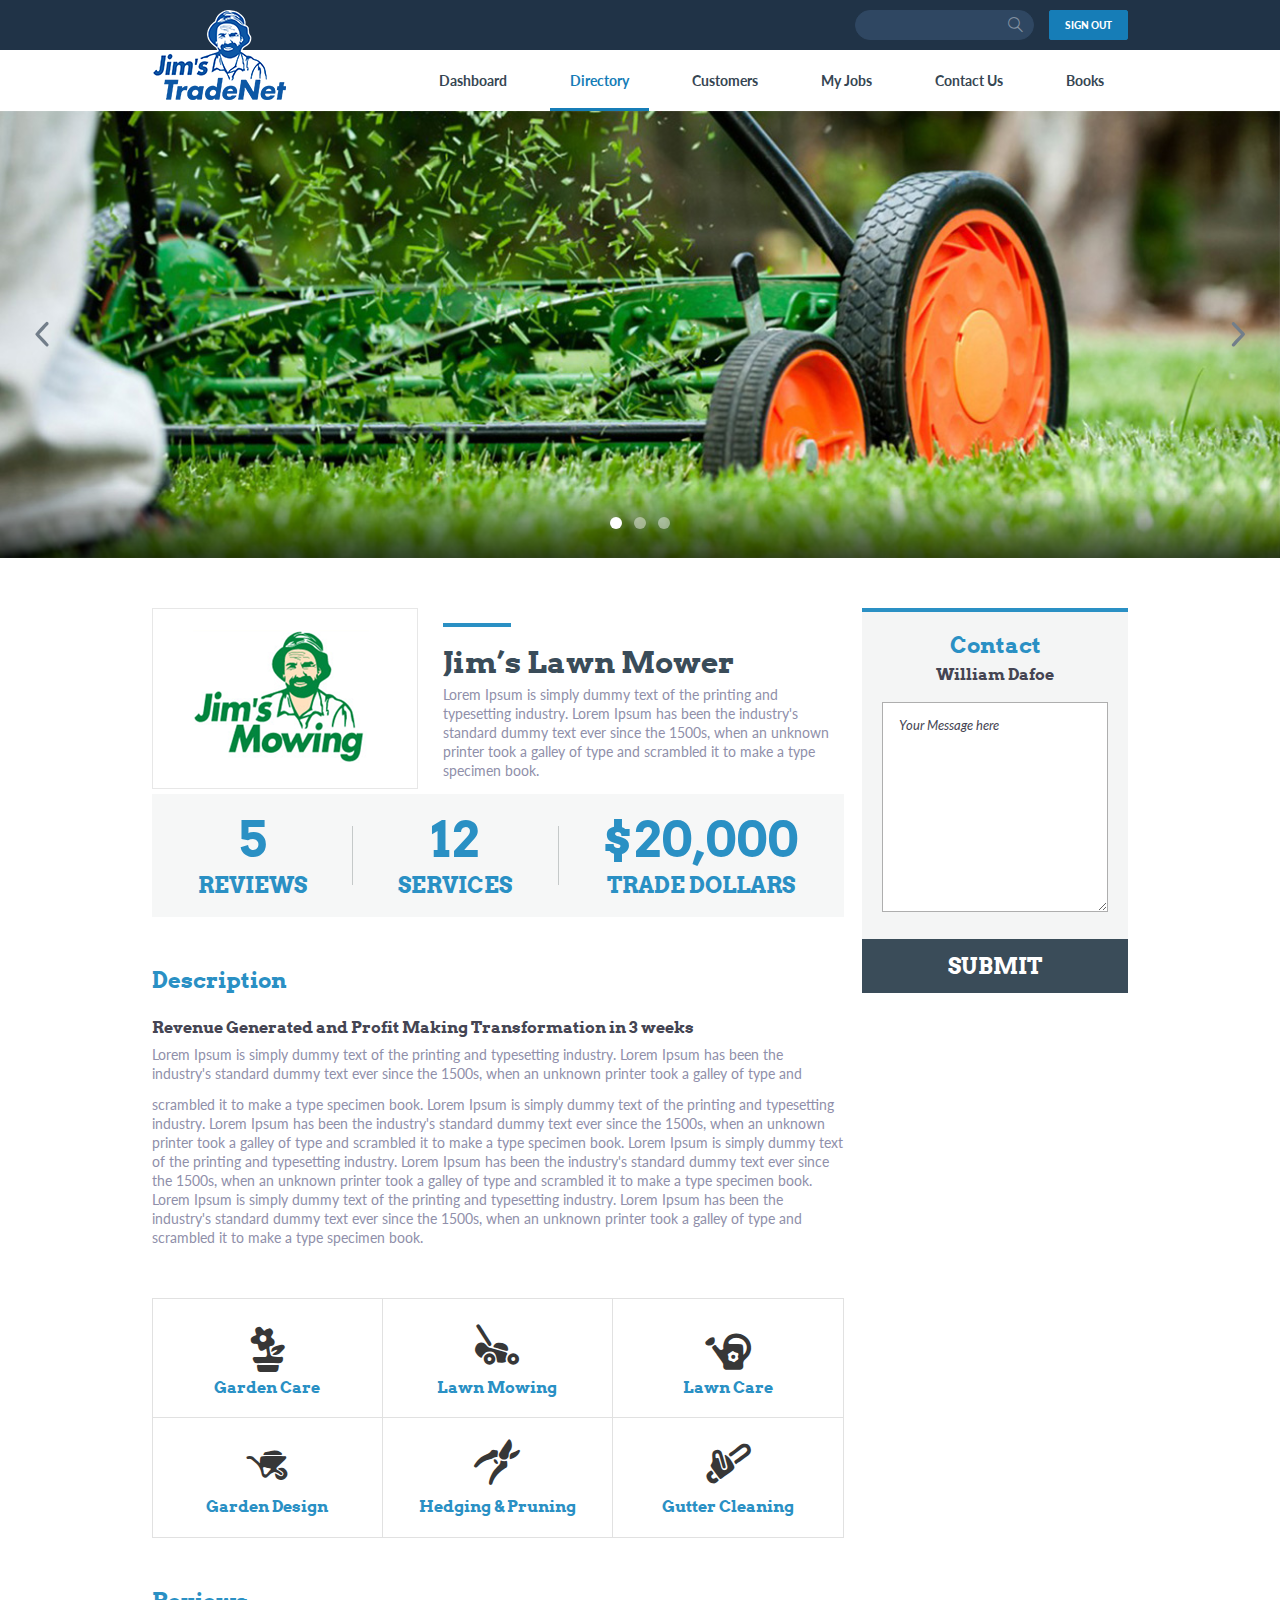
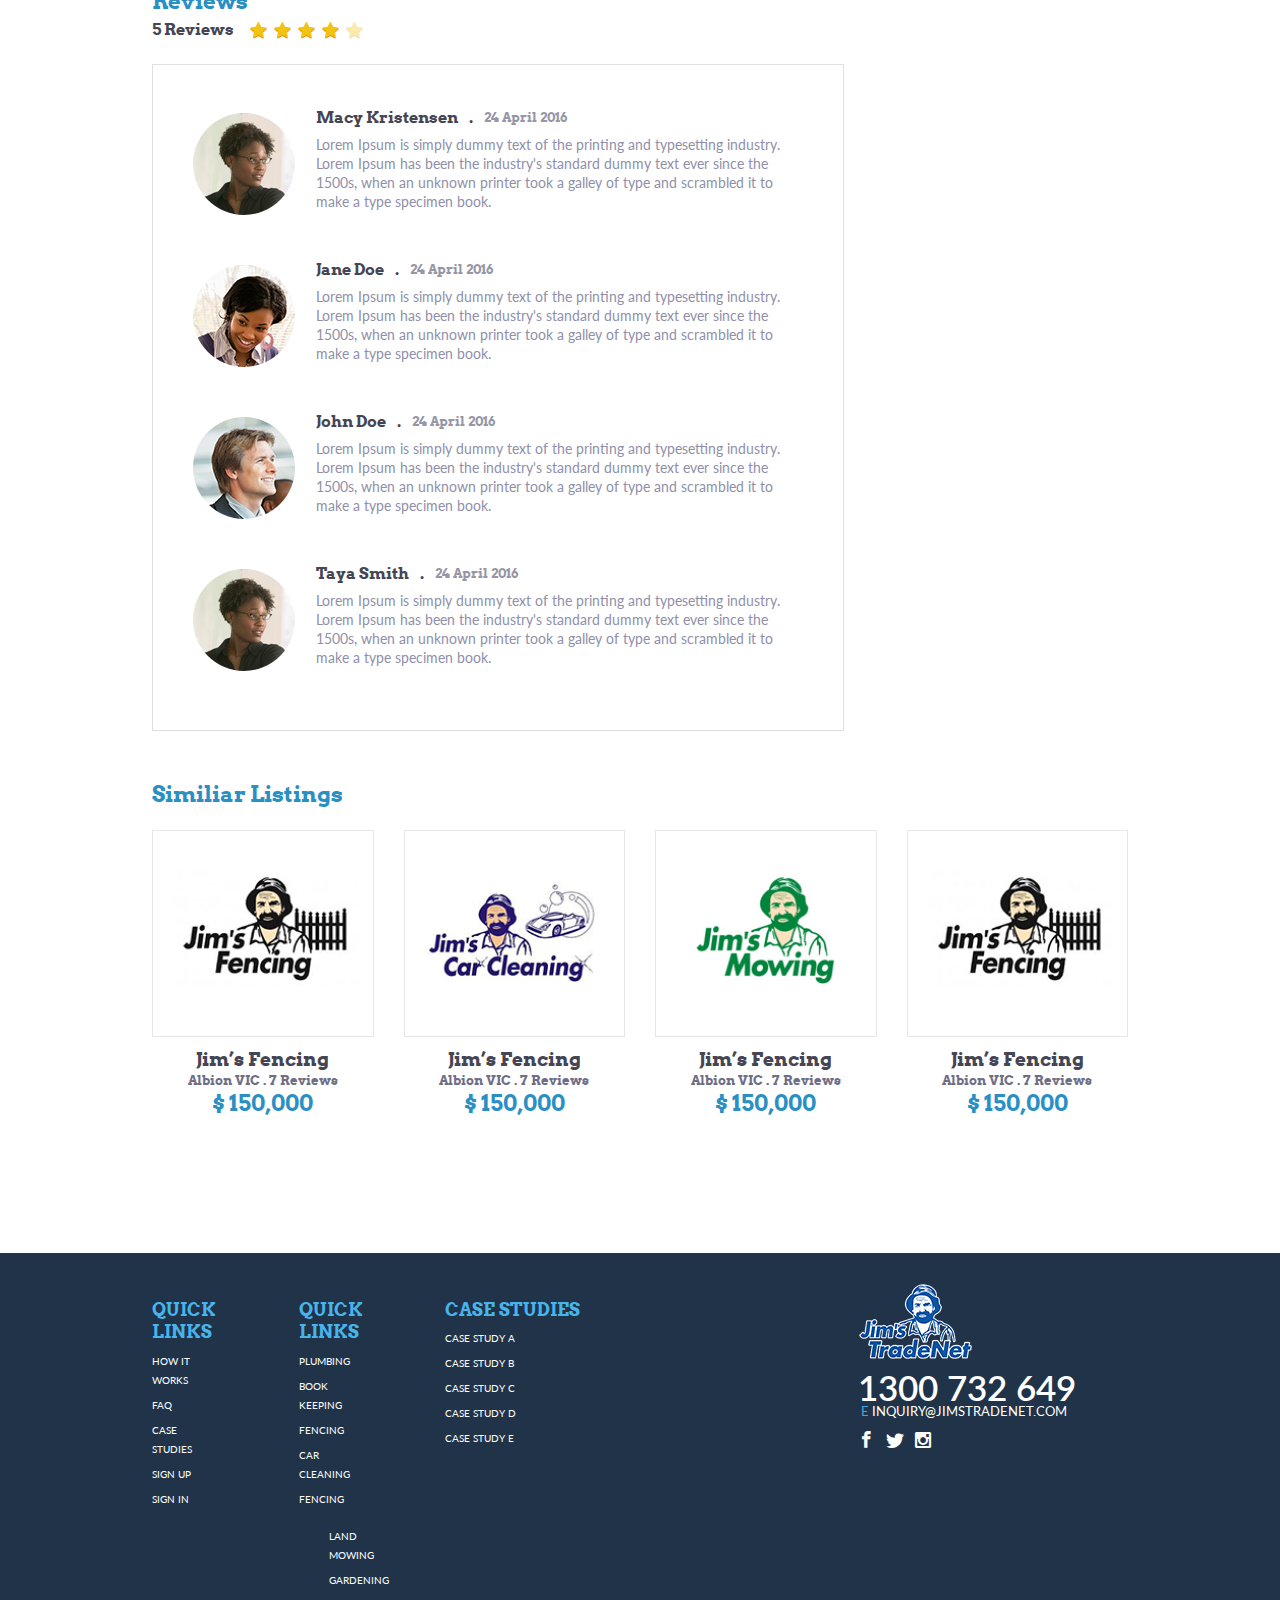
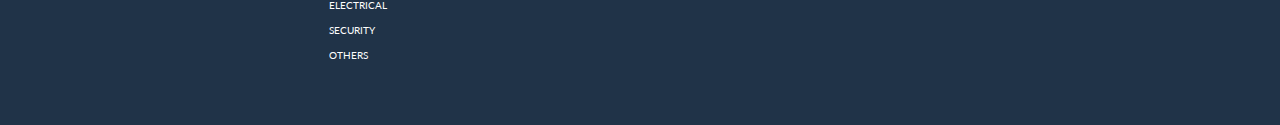
<file: index.html>
<!DOCTYPE html>
<html lang="en">
<head>
	<title>Jim's TradeNet</title>
	<meta charset="utf-8">
	<meta name="viewport" content="width=device-width, initial-scale=1.0, maximum-scale=1.0, user-scalable=no">

	<link href="https://fonts.googleapis.com/css?family=Arvo:400,400i,700,700i|Lato:400,400i,700,700i,900,900i" rel="stylesheet"> 
	<link rel="stylesheet" type="text/css" href="css/main.css">

</head>
<body>

<header class="main-header">
	<div class="main-header-top">
		<div class="container">
			<div class="logo-wrap">
				<a href="" class="logo">
					<img src="images/logo.png" alt="Jim's TradeNet">
				</a>
				<button class="button-menu"> <span></span> </button>
			</div>

			<a href="" class="btn btn-xs btn-blue-dark">SIGN OUT</a>
			<form class="search">
				<input type="text">
				<button type="submit"><i class="icon-search"></i></button>
			</form>
		</div>
	</div>
	<div class="container">
		<nav class="main-nav">
			<ul>
				<li>
					<a href="">Dashboard</a>
				</li>
				<li class="current">
					<a href="">Directory</a>
				</li>
				<li>
					<a href="">Customers</a>
				</li>
				<li>
					<a href="">My Jobs</a>
				</li>
				<li>
					<a href="">Contact Us</a>
				</li>
				<li>
					<a href="">Books</a>
				</li>
			</ul>
		</nav>
	</div>
</header>

<section class="slider">
	<div>
		<img src="images/slide1.jpg">
	</div>
	<div>
		<img src="images/slide2.jpg">
	</div>
	<div>
		<img src="images/slide3.jpg">
	</div>
</section>

<div class="container">
	<div class="two-column">
		<div class="main-content">

			<section class="content">
				<div class="clearfix top-content">
					<div class="img-style">
						<img src="images/jim's-mowing.png" alt="Jim's mowing">
					</div>
					<div class="line"></div>
					<h1>Jim’s Lawn Mower</h1>
					<p>Lorem Ipsum is simply dummy text of the printing and typesetting industry. Lorem Ipsum has been the industry's standard dummy text ever since the 1500s, when an unknown printer took a galley of type and scrambled it to make a type specimen book. </p>
				</div>
				<div class="block-style">
					<div>
						<div class="col">5</div>
						<h2>REVIEWS</h2>
					</div>
					<div>
						<div class="col">12</div>
						<h2>SERVICES</h2>
					</div>
					<div>
						<div class="col">$20,000</div>
						<h2>TRADE DOLLARS</h2>
					</div>
				</div>
			</section>
			<section class="content">
				<h2 class="text-primary">Description</h2>
				<h4>Revenue Generated and Profit Making Transformation in 3 weeks</h4>
				<p>Lorem Ipsum is simply dummy text of the printing and typesetting industry. Lorem Ipsum has been the industry's standard dummy text ever since the 1500s, when an unknown printer took a galley of type and </p>
				<p>scrambled it to make a type specimen book. Lorem Ipsum is simply dummy text of the printing and typesetting industry. Lorem Ipsum has been the industry's standard dummy text ever since the 1500s, when an unknown printer took a galley of type and scrambled it to make a type specimen book. Lorem Ipsum is simply dummy text of the printing and typesetting industry. Lorem Ipsum has been the industry's standard dummy text ever since the 1500s, when an unknown printer took a galley of type and scrambled it to make a type specimen book.  Lorem Ipsum is simply dummy text of the printing and typesetting industry. Lorem Ipsum has been the industry's standard dummy text ever since the 1500s, when an unknown printer took a galley of type and scrambled it to make a type specimen book. </p>
			</section>
			<section class="content table-link">
				<a href="">
					<span class="wrap-icon"><i class="icon-Gardencare"></i></span>
					<span class="h4 text-primary">Garden Care</span>
				</a>
				<a href="">
					<span class="wrap-icon"><i class="icon-Lawnmowing"></i></span>
					<span class="h4 text-primary">Lawn Mowing</span>
				</a>
				<a href="">
					<span class="wrap-icon"><i class="icon-Lawncare"></i></span>
					<span class="h4 text-primary">Lawn Care</span>
				</a>
				<a href="">
					<span class="wrap-icon"><i class="icon-Gardendesign"></i></span>
					<span class="h4 text-primary">Garden Design</span>
				</a>
				<a href="">
					<span class="wrap-icon"><i class="icon-HedgingNPruning"></i></span>
					<span class="h4 text-primary">Hedging &amp; Pruning</span>
				</a>
				<a href="">
					<span class="wrap-icon"><i class="icon-GutterCleaning"></i></span>
					<span class="h4 text-primary">Gutter Cleaning</span>
				</a>
			</section>
			<section class="content">
				<h2 class="text-primary">Reviews</h2>
				<div class="h4 col-reviews">
					5 Reviews
					<ul class="rating">
						<li class="active">
							<i class="icon-star-full"></i>
						</li>
						<li class="active">
							<i class="icon-star-full"></i>
						</li>
						<li class="active">
							<i class="icon-star-full"></i>
						</li>
						<li class="active">
							<i class="icon-star-full"></i>
						</li>
						<li>
							<i class="icon-star-full"></i>
						</li>
					</ul>
				</div>
				<div class="reviews">
					<div class="one-reviews">
						<div class="user-img">
							<img src="images/user1.jpg">
						</div>
						<div class="reviews-content">
							<div class="reviews-content-top">
								<div class="h4">Macy Kristensen</div>
								<div class="dot h4">.</div>
								<span class="date">24 April 2016</span>
							</div>
							<p>Lorem Ipsum is simply dummy text of the printing and typesetting industry. Lorem Ipsum has been the industry's standard dummy text ever since the 1500s, when an unknown printer took a galley of type and scrambled it to make a type specimen book. </p>
						</div>
					</div>
					<div class="one-reviews">
						<div class="user-img">
							<img src="images/user2.jpg">
						</div>
						<div class="reviews-content">
							<div class="reviews-content-top">
								<div class="h4">Jane Doe</div>
								<div class="dot h4">.</div>
								<span class="date">24 April 2016</span>
							</div>
							<p>Lorem Ipsum is simply dummy text of the printing and typesetting industry. Lorem Ipsum has been the industry's standard dummy text ever since the 1500s, when an unknown printer took a galley of type and scrambled it to make a type specimen book. </p>
						</div>
					</div>
					<div class="one-reviews">
						<div class="user-img">
							<img src="images/user3.jpg">
						</div>
						<div class="reviews-content">
							<div class="reviews-content-top">
								<div class="h4">John Doe</div>
								<div class="dot h4">.</div>
								<span class="date">24 April 2016</span>
							</div>
							<p>Lorem Ipsum is simply dummy text of the printing and typesetting industry. Lorem Ipsum has been the industry's standard dummy text ever since the 1500s, when an unknown printer took a galley of type and scrambled it to make a type specimen book. </p>
						</div>
					</div>
					<div class="one-reviews">
						<div class="user-img">
							<img src="images/user1.jpg">
						</div>
						<div class="reviews-content">
							<div class="reviews-content-top">
								<div class="h4">Taya Smith</div>
								<div class="dot h4">.</div>
								<span class="date">24 April 2016</span>
							</div>
							<p>Lorem Ipsum is simply dummy text of the printing and typesetting industry. Lorem Ipsum has been the industry's standard dummy text ever since the 1500s, when an unknown printer took a galley of type and scrambled it to make a type specimen book. </p>
						</div>
					</div>
				</div>
			</section>
		</div>
		<aside class="sidebar">
			<form class="contact-form">
				<div class="contact-form-content">
					<h2 class="text-primary">Contact</h2>
					<h4>William Dafoe</h4>
					<textarea placeholder="Your Message here"></textarea>
				</div>
				<button type="submit" class="btn btn-lg btn-arvo btn-gray-dark btn-block">SUBMIT</button>
			</form>
		</aside>
	</div>
	<section class="content">
		<h2 class="text-primary">Similiar Listings</h2>
		<ul class="img-style-group">
			<li>
				<div class="img-style">
					<img src="images/jim's-fencing.png" alt="Jim's Fencing">
				</div>
				<div class="listing-title">Jim’s Fencing</div>
				<div class="listing-info">Albion VIC  .   7 Reviews</div>
				<div class="h2 text-primary">$ 150,000</div>
			</li>
			<li>
				<div class="img-style">
					<img src="images/jim's-cleaning.png" alt="Jim's Cleaning">
				</div>
				<div class="listing-title">Jim’s Fencing</div>
				<div class="listing-info">Albion VIC  .   7 Reviews</div>
				<div class="h2 text-primary">$ 150,000</div>
			</li>
			<li>
				<div class="img-style">
					<img src="images/jim's-moving.png" alt="Jim's Moving">
				</div>
				<div class="listing-title">Jim’s Fencing</div>
				<div class="listing-info">Albion VIC  .   7 Reviews</div>
				<div class="h2 text-primary">$ 150,000</div>
			</li>
			<li>
				<div class="img-style">
					<img src="images/jim's-fencing.png" alt="Jim's Fencing">
				</div>
				<div class="listing-title">Jim’s Fencing</div>
				<div class="listing-info">Albion VIC  .   7 Reviews</div>
				<div class="h2 text-primary">$ 150,000</div>
			</li>
		</ul>
	</section>
</div>
<footer class="main-footer">
	<div class="container clearfix">
		<div class="wrap-footer-lists clearfix">
			<div class="footer-list">
				<h6 class="h3">QUICK LINKS</h6>
				<ul>
					<li>
						<a href="">HOW IT WORKS</a>
					</li>
					<li>
						<a href="">FAQ</a>
					</li>
					<li>
						<a href="">CASE STUDIES</a>
					</li>
					<li>
						<a href="">SIGN UP</a>
					</li>
					<li>
						<a href="">SIGN IN</a>
					</li>
				</ul>
			</div>
			<div class="footer-list">
				<h6 class="h3">QUICK LINKS</h6>
				<ul>
					<li>
						<a href="">Plumbing</a>
					</li>
					<li>
						<a href="">Book Keeping</a>
					</li>
					<li>
						<a href="">Fencing</a>
					</li>
					<li>
						<a href="">CAR CLEANING</a>
					</li>
					<li>
						<a href="">FENCING</a>
					</li>
				</ul>
				<ul>
					<li>
						<a href="">LAND MOWING</a>
					</li>
					<li>
						<a href="">GARDENING</a>
					</li>
					<li>
						<a href="">ELECTRICAL</a>
					</li>
					<li>
						<a href="">SECURITY</a>
					</li>
					<li>
						<a href="">OTHERS</a>
					</li>
				</ul>
			</div>
			<div class="footer-list">
				<h6 class="h3">CASE STUDIES</h6>
				<ul>
					<li>
						<a href="">CASE STUDY A</a>
					</li>
					<li>
						<a href="">CASE STUDY B</a>
					</li>
					<li>
						<a href="">CASE STUDY C</a>
					</li>
					<li>
						<a href="">CASE STUDY D</a>
					</li>
					<li>
						<a href="">CASE STUDY E</a>
					</li>
				</ul>
			</div>
		</div>
		<div class="footer-contacts">
			<a href="" class="footer-logo">
				<img src="images/footer-logo.png" alt="Jim's TradeNet">
			</a>
			<div class="phone">1300 732 649</div>
			<div class="mail">E <a href="">inquiry@jimstradenet.com</a></div>
			<ul class="social-icons clearfix">
				<li>
					<a href="">
						<i class="icon icon-facebook"></i>
					</a>
				</li><li>
					<a href="">
						<i class="icon icon-twitter"></i>
					</a>
				</li>
				<li>
					<a href="">
						<i class="icon icon-instagram"></i>
					</a>
				</li>
			</ul>
		</div>
	</div>
</footer>
<script type="text/javascript" src="https://code.jquery.com/jquery-3.1.1.min.js"></script>
<script type="text/javascript" src="js/slick.min.js"></script>
<script type="text/javascript" src="js/scripts.js"></script>

</body>
</html>
</file>
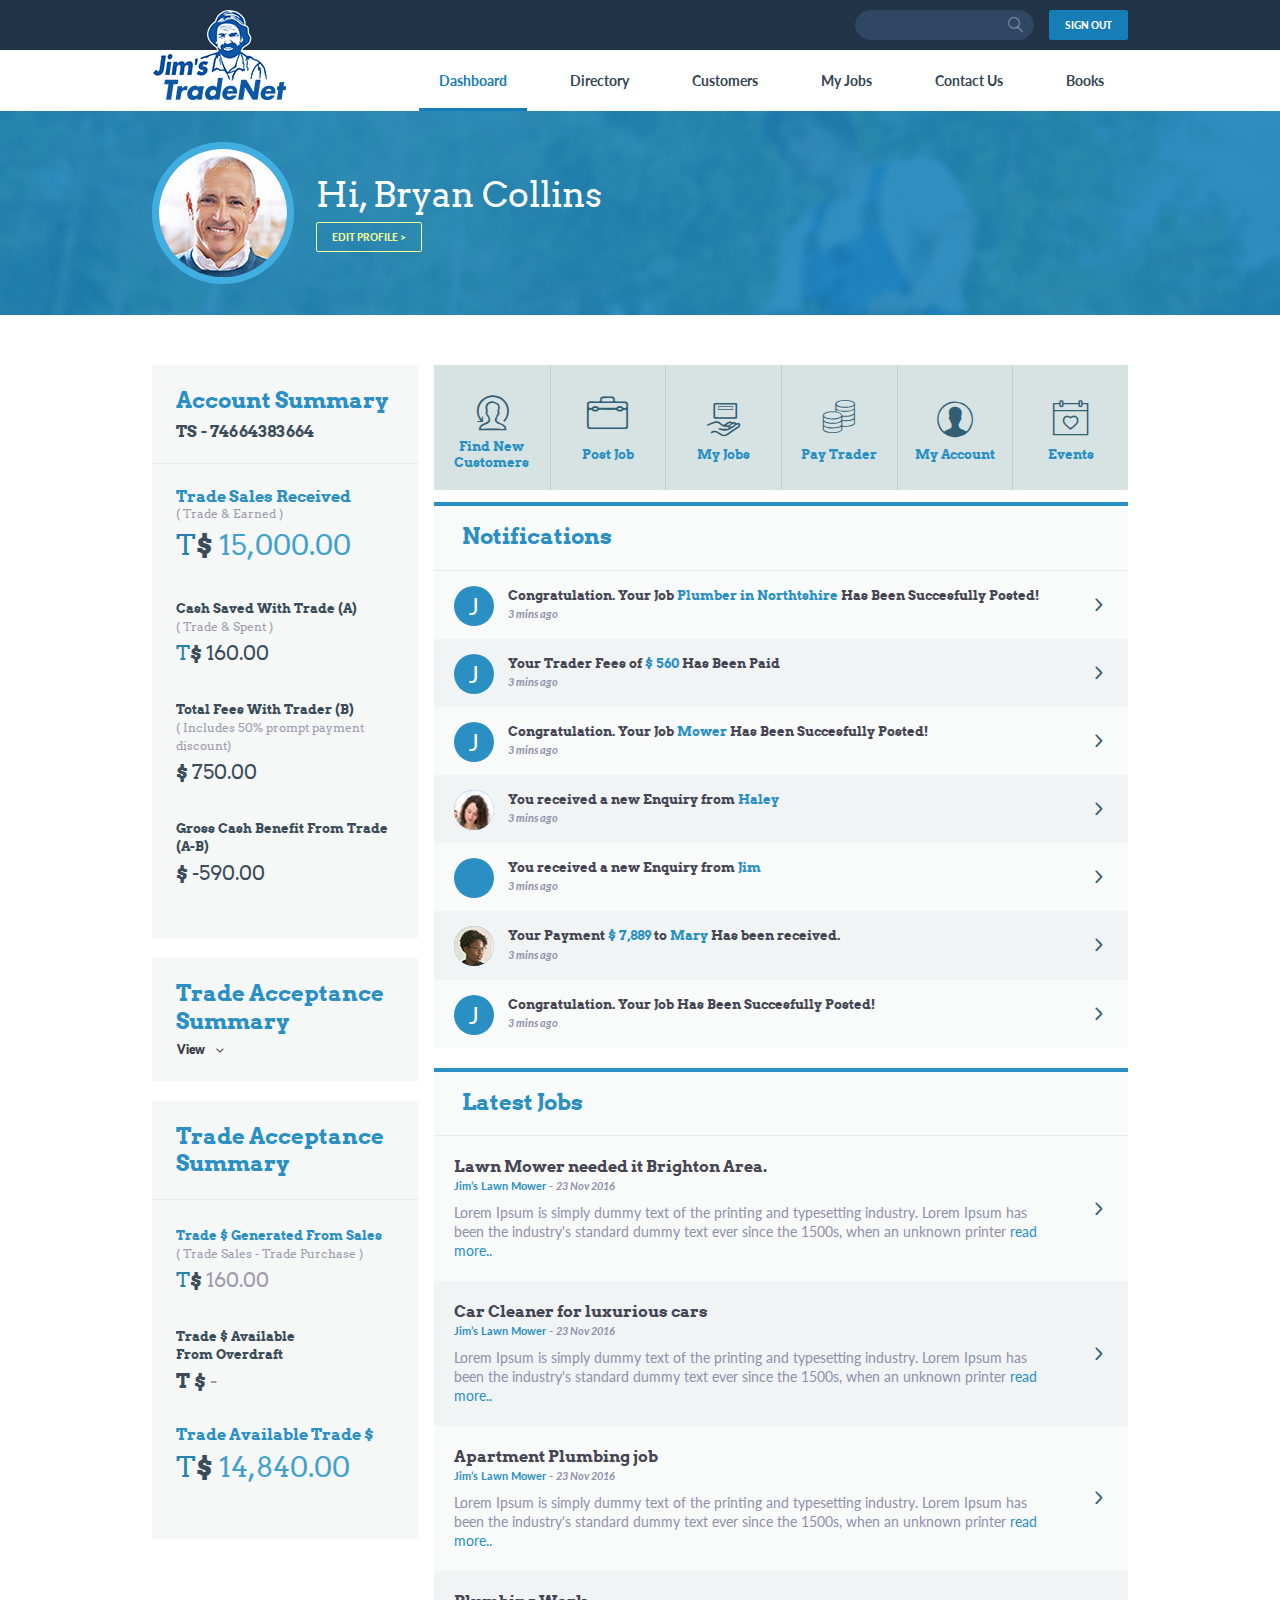
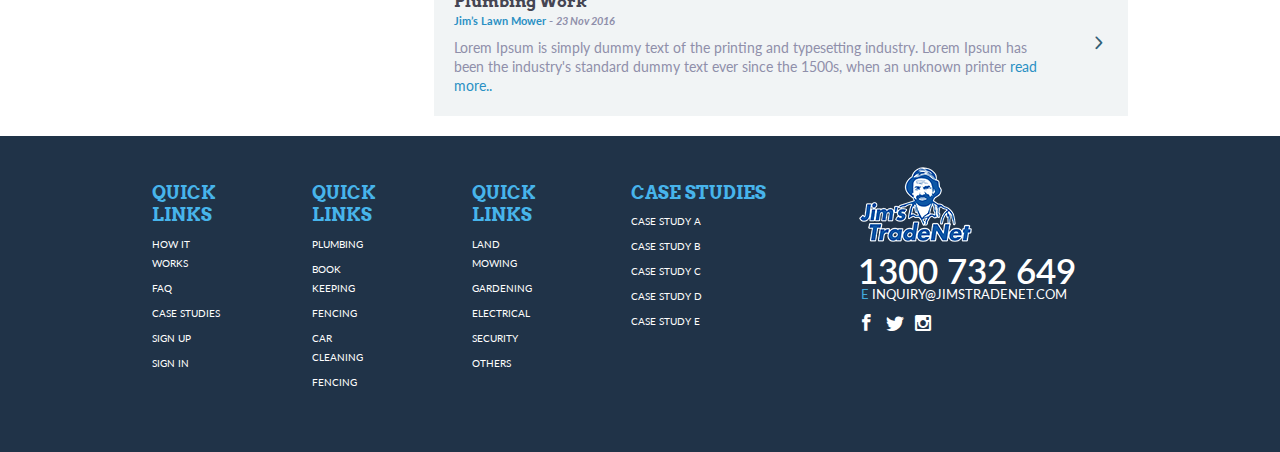
<file: dashboard2.html>
<!DOCTYPE html>
<html lang="en">
<head>
	<title>Jim's TradeNet</title>
	<meta charset="utf-8">
	<meta name="viewport" content="width=device-width, initial-scale=1.0, maximum-scale=1.0, user-scalable=no">

	<link href="https://fonts.googleapis.com/css?family=Lato:400,400i,700,700i,900,900i" rel="stylesheet"> 
	<link rel="stylesheet" type="text/css" href="css/main.css">

</head>
<body>

<header class="main-header">
	<div class="main-header-top">
		<div class="container">
			<div class="logo-wrap">
				<a href="" class="logo">
					<img src="images/logo.png" alt="Jim's TradeNet">
				</a>
				<button class="button-menu"> <span></span> </button>
			</div>

			<a href="" class="btn btn-xs btn-blue-dark">SIGN OUT</a>
			<form class="search">
				<input type="text">
				<button type="submit"><i class="icon-search"></i></button>
			</form>
		</div>
	</div>
	<div class="container">
		<nav class="main-nav">
			<ul>
				<li class="current">
					<a href="dashboard2.html">Dashboard</a>
				</li>
				<li>
					<a href="Directory.html">Directory</a>
				</li>
				<li>
					<a href="">Customers</a>
				</li>
				<li>
					<a href="my-jobs.html">My Jobs</a>
				</li>
				<li>
					<a href="">Contact Us</a>
				</li>
				<li>
					<a href="">Books</a>
				</li>
			</ul>
			<ul class="visible-xs">
				<li>
					<a href="">
						Find New Customers
					</a>
				</li>
				<li>
					<a href="">
						Post Job
					</a>
				</li>
				<li>
					<a href="">
						Pay Trader
					</a>
				</li>
				<li>
					<a href="my-account.html">
						My Account
					</a>
				</li>
				<li>
					<a href="">
						Events
					</a>
				</li>
			</ul>
		</nav>
	</div>
</header>
<section class="opacity-block" style="background-image: url(images/banner-img.jpg);">
	<div class="bg-opacity-block">
		<div class="container">
			<div class="user-block">
				<img src="images/user-4.jpg" alt="">
			</div>
			<div class="user-block-text">
				<div>
					<div class="title-large">Hi, Bryan Collins</div>
					<a class="btn btn-xs btn-yellow-border" href="">EDIT PROFILE ></a>
				</div>
			</div>
		</div>
	</div>
</section>
<div class="container">
	<div class="two-column">
		<div class="main-content-column">

			<ul class="nav-tabs">
				<li>
					<a href="">
						<i class="icon-MyJobs10"></i>
						<span class="nav-tabs-title"><span>Find New Customers</span></span>
					</a>
				</li>
				<li>
					<a href="">
						<i class="icon-MyJobs2"></i>
						<span class="nav-tabs-title"><span>Post Job</span></span>
					</a>
				</li>
				<li>
					<a href="my-jobs.html">
						<i class="icon-MyJobs3"></i>
						<span class="nav-tabs-title"><span>My Jobs</span></span>
					</a>
				</li>
				<li>
					<a href="">
						<i class="icon-2_png"></i>
						<span class="nav-tabs-title"><span>Pay Trader</span></span>
					</a>
				</li>
				<li>
					<a href="my-account.html">
						<i class="icon-MyJobs7"></i>
						<span class="nav-tabs-title"><span>My Account</span></span>
					</a>
				</li>
				<li>
					<a href="">
						<i class="icon-MyJobs5"></i>
						<span class="nav-tabs-title"><span>Events</span></span>
					</a>
				</li>
			</ul>

			<section class="border-block">
				<h1 class="h2 text-primary">Notifications</h1>
				<div class="thin-line"></div>


				<div class="wrap-table-style">
					<ul class="table-item">
						<li>
							<a href="">
								<div class="table-item-table notifications-jobs-content">
									<div class="circle">J</div>
									<div class="notification-text">
										<h4>Congratulation. Your Job <span class="text-primary">Plumber in Northtshire</span> Has Been Succesfully Posted!</h4>
										<div class="comment-info"><i>3 mins ago</i></div>
									</div>
								</div>
								<div class="next-link">
									<i class="icon-right"></i>
								</div>
							</a>
						</li>
						<li>
							<a href="">
								<div class="table-item-table notifications-jobs-content">
									<div class="circle">J</div>
									<div class="notification-text">
										<h4>Your Trader Fees of <span class="text-primary">$ 560</span> Has Been Paid</h4>
										<div class="comment-info"><i>3 mins ago</i></div>
									</div>
								</div>
								<div class="next-link">
									<i class="icon-right"></i>
								</div>
							</a>
						</li>
						<li>
							<a href="">
								<div class="table-item-table notifications-jobs-content">
									<div class="circle">J</div>
									<div class="notification-text">
										<h4>Congratulation. Your Job <span class="text-primary">Mower</span> Has Been Succesfully Posted!</h4>
										<div class="comment-info"><i>3 mins ago</i></div>
									</div>
								</div>
								<div class="next-link">
									<i class="icon-right"></i>
								</div>
							</a>
						</li>
						<li>
							<a href="">
								<div class="table-item-table notifications-jobs-content">
									<div class="circle">
										<img src="images/notification1.jpg" alt="notification1">
									</div>
									<div class="notification-text">
										<h4>You received a new Enquiry from <span class="text-primary">Haley</span></h4>
										<div class="comment-info"><i>3 mins ago</i></div>
									</div>
								</div>
								<div class="next-link">
									<i class="icon-right"></i>
								</div>
							</a>
						</li>
						<li>
							<a href="">
								<div class="table-item-table notifications-jobs-content">
									<div class="circle"></div>
									<div class="notification-text">
										<h4>You received a new Enquiry from <span class="text-primary">Jim</span></h4>
										<div class="comment-info"><i>3 mins ago</i></div>
									</div>
								</div>
								<div class="next-link">
									<i class="icon-right"></i>
								</div>
							</a>
						</li>
						<li>
							<a href="">
								<div class="table-item-table notifications-jobs-content">
									<div class="circle"><img src="images/notification2.jpg" alt="notification2"></div>
									<div class="notification-text">
										<h4>Your Payment <span class="text-primary">$ 7,889</span> to <span class="text-primary">Mary</span> Has been received.</h4>
										<div class="comment-info"><i>3 mins ago</i></div>
									</div>
								</div>
								<div class="next-link">
									<i class="icon-right"></i>
								</div>
							</a>
						</li>
						<li>
							<a href="">
								<div class="table-item-table notifications-jobs-content">
									<div class="circle">J</div>
									<div class="notification-text">
										<h4>Congratulation. Your Job Has Been Succesfully Posted!</h4>
										<div class="comment-info"><i>3 mins ago</i></div>
									</div>
								</div>
								<div class="next-link">
									<i class="icon-right"></i>
								</div>
							</a>
						</li>
					</ul>
				</div>



			</section>

			<section class="border-block">
				<h1 class="h2 text-primary">Latest Jobs</h1>
				<div class="thin-line"></div>


				<div class="wrap-table-style">
					<ul class="table-item">
						<li>
							<a href="">
								<div class="table-item-table latest-jobs-content">
									<h4>Lawn Mower needed it Brighton Area.</h4>
									<div class="comment-info">
										<span class="text-primary">Jim’s Lawn Mower</span> - <i>23 Nov 2016</i>
									</div>
									<p>Lorem Ipsum is simply dummy text of the printing and typesetting industry. Lorem Ipsum has been the industry's standard dummy text ever since the 1500s, when an unknown printer <span class="text-primary">read more..</span></p>
								</div>
								<div class="next-link">
									<i class="icon-right"></i>
								</div>
							</a>
						</li>	
						<li>
							<a href="">
								<div class="table-item-table latest-jobs-content">
									<h4>Car Cleaner for luxurious cars</h4>
									<div class="comment-info">
										<span class="text-primary">Jim’s Lawn Mower</span> - <i>23 Nov 2016</i>
									</div>
									<p>Lorem Ipsum is simply dummy text of the printing and typesetting industry. Lorem Ipsum has been the industry's standard dummy text ever since the 1500s, when an unknown printer <span class="text-primary">read more..</span></p>
								</div>
								<div class="next-link">
									<i class="icon-right"></i>
								</div>
							</a>
						</li>	
						<li>
							<a href="">
								<div class="table-item-table latest-jobs-content">
									<h4>Apartment Plumbing job</h4>
									<div class="comment-info">
										<span class="text-primary">Jim’s Lawn Mower</span> - <i>23 Nov 2016</i>
									</div>
									<p>Lorem Ipsum is simply dummy text of the printing and typesetting industry. Lorem Ipsum has been the industry's standard dummy text ever since the 1500s, when an unknown printer <span class="text-primary">read more..</span></p>
								</div>
								<div class="next-link">
									<i class="icon-right"></i>
								</div>
							</a>
						</li>	
						<li>
							<a href="">
								<div class="table-item-table latest-jobs-content">
									<h4>Plumbing Work</h4>
									<div class="comment-info">
										<span class="text-primary">Jim’s Lawn Mower</span> - <i>23 Nov 2016</i>
									</div>
									<p>Lorem Ipsum is simply dummy text of the printing and typesetting industry. Lorem Ipsum has been the industry's standard dummy text ever since the 1500s, when an unknown printer <span class="text-primary">read more..</span></p>
								</div>
								<div class="next-link">
									<i class="icon-right"></i>
								</div>
							</a>
						</li>	
					</ul>
				</div>



			</section>

		</div>
		<aside class="left-column">
			<div class="column-block-style">
				<h3 class="h2 text-primary">Account Summary</h3>
				<div class="dark-text number-account">TS - 74664383664</div>
				<div class="thin-line"></div>
				<div class="h4 text-primary">Trade Sales Received</div>
				( Trade &amp; Earned )
				<div class="sum-large text-blue"><span class="dark-blue-text">T</span><b class="dark-text">$</b> 15,000.00</div>
				<div class="column-block">
					<div class="title-small dark-text">Cash Saved With Trade (A)</div>
					( Trade &amp; Spent )
					<div class="sum-medium"><span class="dark-blue-text">T</span><span class="dark-text"><b>$</b> 160.00</span></div>
				</div>
				<div class="column-block">
					<div class="title-small dark-text">Total Fees With Trader (B)</div>
					( Includes 50% prompt payment discount)
					<div class="sum-medium"><span class="dark-text"><b>$</b> 750.00</span></div>
				</div>
				<div class="column-block">
					<div class="title-small dark-text">Gross Cash Benefit From Trade (A-B)</div>
					<div class="sum-medium"><span class="dark-text"><b>$</b> -590.00</span></div>
				</div>
			</div>
			<div class="column-block-style">
				<h3 class="h2 text-primary">Trade Acceptance Summary</h3>
				<a href="" class="view"><span>View</span> <i class="icon-bottom"></i></a>
			</div>
			<div class="column-block-style">
				<h3 class="h2 text-primary">Trade Acceptance Summary</h3>
				<div class="thin-line"></div>
				<div class="column-block">
					<div class="title-small text-primary">Trade $ Generated From Sales</div>
					( Trade Sales - Trade Purchase )
					<div class="sum-medium"><span class="dark-blue-text">T</span><b class="dark-text">$</b> 160.00</div>
				</div>
				<div class="column-block">
					<div class="title-small dark-text">Trade $ Available<br> From Overdraft</div>
					<div class="sum-medium"><b class="dark-text">T $</b> -</div>
				</div>
				<h4 class="h4 text-primary">Trade Available Trade $</h4>
				<div class="sum-large text-blue"><span class="dark-blue-text">T</span><b class="dark-text">$</b> 14,840.00</div>
			</div>
		</aside>
	</div>
</div>
<footer class="main-footer">
	<div class="container clearfix">
		<div class="wrap-footer-lists clearfix">
			<div class="footer-list">
				<h6 class="h3">QUICK LINKS</h6>
				<ul>
					<li>
						<a href="">HOW IT WORKS</a>
					</li>
					<li>
						<a href="">FAQ</a>
					</li>
					<li>
						<a href="">CASE STUDIES</a>
					</li>
					<li>
						<a href="">SIGN UP</a>
					</li>
					<li>
						<a href="">SIGN IN</a>
					</li>
				</ul>
			</div>
			<div class="footer-list">
				<h6 class="h3">QUICK LINKS</h6>
				<ul>
					<li>
						<a href="">Plumbing</a>
					</li>
					<li>
						<a href="">Book Keeping</a>
					</li>
					<li>
						<a href="">Fencing</a>
					</li>
					<li>
						<a href="">CAR CLEANING</a>
					</li>
					<li>
						<a href="">FENCING</a>
					</li>
				</ul>
			</div>
			<div class="footer-list">
				<h6 class="h3">QUICK LINKS</h6>
				<ul>
					<li>
						<a href="">LAND MOWING</a>
					</li>
					<li>
						<a href="">GARDENING</a>
					</li>
					<li>
						<a href="">ELECTRICAL</a>
					</li>
					<li>
						<a href="">SECURITY</a>
					</li>
					<li>
						<a href="">OTHERS</a>
					</li>
				</ul>
			</div>
			<div class="footer-list">
				<h6 class="h3">CASE STUDIES</h6>
				<ul>
					<li>
						<a href="">CASE STUDY A</a>
					</li>
					<li>
						<a href="">CASE STUDY B</a>
					</li>
					<li>
						<a href="">CASE STUDY C</a>
					</li>
					<li>
						<a href="">CASE STUDY D</a>
					</li>
					<li>
						<a href="">CASE STUDY E</a>
					</li>
				</ul>
			</div>
		</div>
		<div class="footer-contacts">
			<a href="" class="footer-logo">
				<img src="images/footer-logo.png" alt="Jim's TradeNet">
			</a>
			<div class="phone">1300 732 649</div>
			<div class="mail">E <a href="">inquiry@jimstradenet.com</a></div>
			<ul class="social-icons clearfix">
				<li>
					<a href="">
						<i class="icon icon-facebook"></i>
					</a>
				</li><li>
					<a href="">
						<i class="icon icon-twitter"></i>
					</a>
				</li>
				<li>
					<a href="">
						<i class="icon icon-instagram"></i>
					</a>
				</li>
			</ul>
		</div>
	</div>
</footer>
<script type="text/javascript" src="https://code.jquery.com/jquery-3.1.1.min.js"></script>
<script type="text/javascript" src="js/jquery.ikSelect.min.js"></script>
<script type="text/javascript" src="js/slick.min.js"></script>
<script type="text/javascript" src="js/scripts.js"></script>

</body>
</html>
</file>
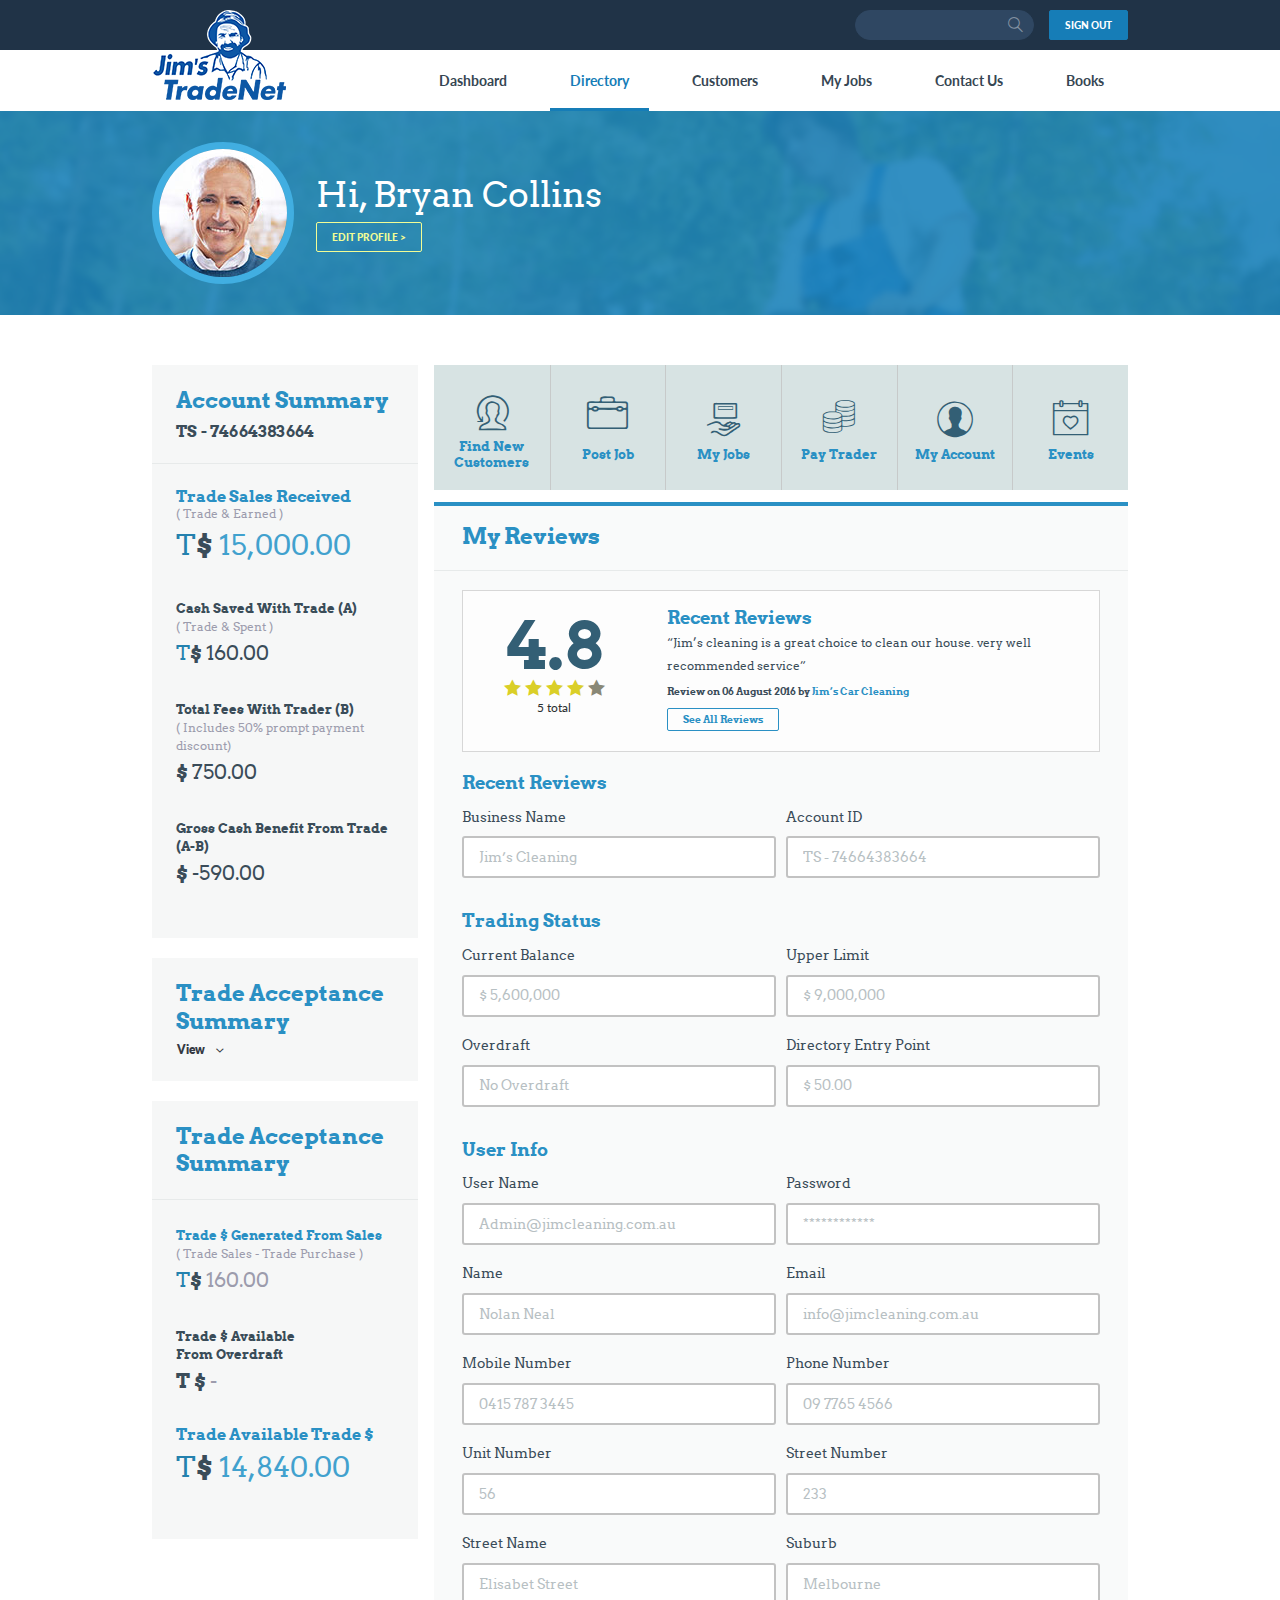
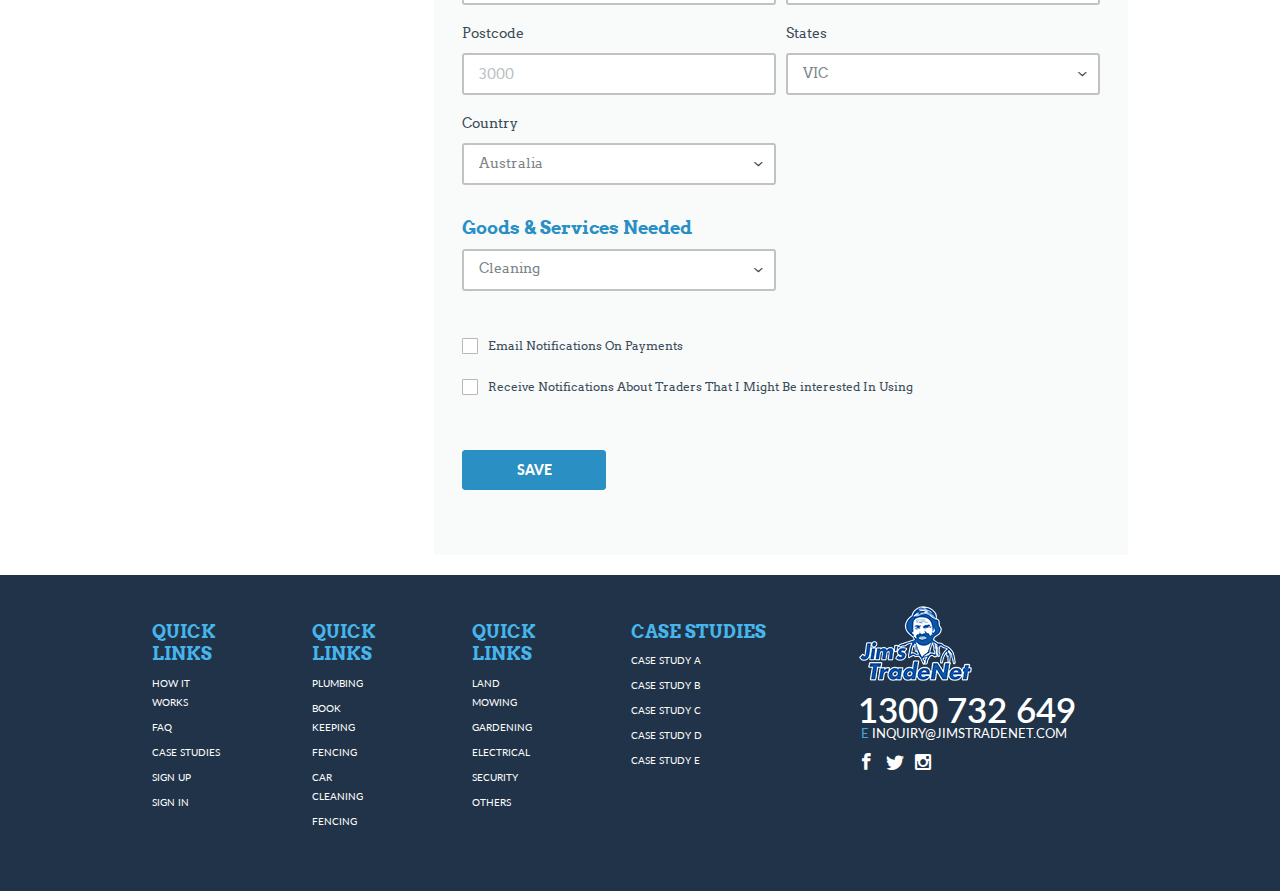
<file: edit-profile.html>
<!DOCTYPE html>
<html lang="en">
<head>
	<title>Jim's TradeNet</title>
	<meta charset="utf-8">
	<meta name="viewport" content="width=device-width, initial-scale=1.0, maximum-scale=1.0, user-scalable=no">

	<link href="https://fonts.googleapis.com/css?family=Lato:400,400i,700,700i,900,900i" rel="stylesheet"> 
	<link rel="stylesheet" type="text/css" href="css/main.css">

</head>
<body>

<header class="main-header">
	<div class="main-header-top">
		<div class="container">
			<div class="logo-wrap">
				<a href="" class="logo">
					<img src="images/logo.png" alt="Jim's TradeNet">
				</a>
				<button class="button-menu"> <span></span> </button>
			</div>

			<a href="" class="btn btn-xs btn-blue-dark">SIGN OUT</a>
			<form class="search">
				<input type="text">
				<button type="submit"><i class="icon-search"></i></button>
			</form>
		</div>
	</div>
	<div class="container">
		<nav class="main-nav">
			<ul>
				<li>
					<a href="dashboard2.html">Dashboard</a>
				</li>
				<li class="current">
					<a href="Directory.html">Directory</a>
				</li>
				<li>
					<a href="">Customers</a>
				</li>
				<li>
					<a href="my-jobs.html">My Jobs</a>
				</li>
				<li>
					<a href="">Contact Us</a>
				</li>
				<li>
					<a href="">Books</a>
				</li>
			</ul>
			<ul class="visible-xs">
				<li>
					<a href="">
						Find New Customers
					</a>
				</li>
				<li>
					<a href="">
						Post Job
					</a>
				</li>
				<li>
					<a href="">
						Pay Trader
					</a>
				</li>
				<li>
					<a href="my-account.html">
						My Account
					</a>
				</li>
				<li>
					<a href="">
						Events
					</a>
				</li>
			</ul>
		</nav>
	</div>
</header>
<section class="opacity-block" style="background-image: url(images/banner-img.jpg);">
	<div class="bg-opacity-block">
		<div class="container">
			<div class="user-block">
				<img src="images/user-4.jpg" alt="">
			</div>
			<div class="user-block-text">
				<div>
					<div class="title-large">Hi, Bryan Collins</div>
					<a class="btn btn-xs btn-yellow-border" href="">EDIT PROFILE ></a>
				</div>
			</div>
		</div>
	</div>
</section>
<div class="container">
	<div class="two-column">
		<div class="main-content-column">
			<ul class="nav-tabs">
				<li>
					<a href="">
						<i class="icon-MyJobs10"></i>
						<span class="nav-tabs-title"><span>Find New Customers</span></span>
					</a>
				</li>
				<li>
					<a href="">
						<i class="icon-MyJobs2"></i>
						<span class="nav-tabs-title"><span>Post Job</span></span>
					</a>
				</li>
				<li>
					<a href="my-jobs.html">
						<i class="icon-MyJobs3"></i>
						<span class="nav-tabs-title"><span>My Jobs</span></span>
					</a>
				</li>
				<li>
					<a href="">
						<i class="icon-2_png"></i>
						<span class="nav-tabs-title"><span>Pay Trader</span></span>
					</a>
				</li>
				<li>
					<a href="my-account.html">
						<i class="icon-MyJobs7"></i>
						<span class="nav-tabs-title"><span>My Account</span></span>
					</a>
				</li>
				<li>
					<a href="">
						<i class="icon-MyJobs5"></i>
						<span class="nav-tabs-title"><span>Events</span></span>
					</a>
				</li>
			</ul>

			<section class="border-block">
				<h1 class="h2 text-primary">My Reviews</h1>
				<div class="thin-line"></div>

				<div class="recent-reviews">

					<div class="rating-block">
						<div class="rating-number">4.8</div>
						<ul class="rating rating-light">
							<li class="active">
								<i class="icon-star-full"></i>
							</li>
							<li class="active">
								<i class="icon-star-full"></i>
							</li>
							<li class="active">
								<i class="icon-star-full"></i>
							</li>
							<li class="active">
								<i class="icon-star-full"></i>
							</li>
							<li>
								<i class="icon-star-full"></i>
							</li>
						</ul>
						<div class="total">5 total</div>
					</div>

					<div class="recent-reviews-content">
						<h2 class="h3 text-primary">Recent Reviews</h2>
						<p>“Jim’s cleaning is a great choice to clean our house. very well recommended service”</p>
						<p class="review-on">Review on 06 August 2016 by <span class="text-primary">Jim’s Car Cleaning</span></p>
						<a href="" class="btn btn-xxs btn-arvo btn-blue-border btn-blue-text">See All Reviews</a>
					</div>

				</div>

				<form class="form-style">

					<div class="form-style-block">
						<h2 class="h3 text-primary">Recent Reviews</h2>
						<div class="row">
							<div class="col6">
								<label>Business Name</label>
								<input type="text" class="form-control" placeholder="Jim’s Cleaning">
							</div>
							<div class="col6">
								<label>Account ID</label>
								<input type="text" class="form-control" placeholder="TS - 74664383664">
							</div>
						</div>
					</div>

					<div class="form-style-block">
						<h2 class="h3 text-primary">Trading Status</h2>
						<div class="row">
							<div class="col6">
								<label>Current Balance</label>
								<input type="text" class="form-control" placeholder="$ 5,600,000">
							</div>
							<div class="col6">
								<label>Upper Limit</label>
								<input type="text" class="form-control" placeholder="$ 9,000,000">
							</div>
						</div>
						<div class="row">
							<div class="col6">
								<label>Overdraft</label>
								<input type="text" class="form-control" placeholder="No Overdraft">
							</div>
							<div class="col6">
								<label>Directory Entry Point</label>
								<input type="text" class="form-control" placeholder="$ 50.00">
							</div>
						</div>
					</div>


					<div class="form-style-block">
						<h2 class="h3 text-primary">User Info</h2>
						<div class="row">
							<div class="col6">
								<label>User Name</label>
								<input type="text" class="form-control" placeholder="Admin@jimcleaning.com.au">
							</div>
							<div class="col6">
								<label>Password</label>
								<input type="password" class="form-control" placeholder="************">
							</div>
						</div>
						<div class="row">
							<div class="col6">
								<label>Name</label>
								<input type="text" class="form-control" placeholder="Nolan Neal">
							</div>
							<div class="col6">
								<label>Email</label>
								<input type="text" class="form-control" placeholder="info@jimcleaning.com.au">
							</div>
						</div>





						<div class="row">
							<div class="col6">
								<label>Mobile Number</label>
								<input type="text" class="form-control" placeholder="0415 787 3445">
							</div>
							<div class="col6">
								<label>Phone Number</label>
								<input type="text" class="form-control" placeholder="09 7765 4566">
							</div>
						</div>
						<div class="row">
							<div class="col6">
								<label>Unit Number</label>
								<input type="text" class="form-control" placeholder="56">
							</div>
							<div class="col6">
								<label>Street Number</label>
								<input type="text" class="form-control" placeholder="233">
							</div>
						</div>
						<div class="row">
							<div class="col6">
								<label>Street Name</label>
								<input type="text" class="form-control" placeholder="Elisabet Street">
							</div>
							<div class="col6">
								<label>Suburb</label>
								<input type="text" class="form-control" placeholder="Melbourne">
							</div>
						</div>
						<div class="row">
							<div class="col6">
								<label>Postcode</label>
								<input type="text" class="form-control" placeholder="3000">
							</div>
							<div class="col6">
								<label>States</label>
								<select class="select-style">
									<option>VIC</option>
									<option>VIC2</option>
									<option>VIC3</option>
								</select>
							</div>
						</div>
						<div class="row">
							<div class="col6">
								<label>Country</label>
								<select class="select-style">
									<option>Australia</option>
									<option>Australia2</option>
									<option>Australia3</option>
								</select>
							</div>
						</div>
					</div>

					
					<div class="form-style-block">
						<h2 class="h3 text-primary">Goods &amp; Services Needed</h2>
						<div class="row">
							<div class="col6">
								<select class="select-style">
									<option>Cleaning</option>
									<option>Cleaning2</option>
									<option>Cleaning3</option>
								</select>
							</div>
						</div>
					</div>

					<div class="checkbox-list">

						<div>
							<label class="checkbox">
								<input type="checkbox">
								<i class="icon-tick"></i>
								Email Notifications On Payments
							</label>
						</div>

						<div>
							<label class="checkbox">
								<input type="checkbox">
								<i class="icon-tick"></i>
								Receive Notifications About Traders That I Might Be interested In Using
							</label>
						</div>

					</div>

					<button type="submit" class="btn btn-blue save">SAVE</button>
				</form>
			


			</section>
		</div>
		<aside class="left-column">
			<div class="column-block-style">
				<h3 class="h2 text-primary">Account Summary</h3>
				<div class="dark-text number-account">TS - 74664383664</div>
				<div class="thin-line"></div>
				<div class="h4 text-primary">Trade Sales Received</div>
				( Trade &amp; Earned )
				<div class="sum-large text-blue"><span class="dark-blue-text">T</span><b class="dark-text">$</b> 15,000.00</div>
				<div class="column-block">
					<div class="title-small dark-text">Cash Saved With Trade (A)</div>
					( Trade &amp; Spent )
					<div class="sum-medium"><span class="dark-blue-text">T</span><span class="dark-text"><b>$</b> 160.00</span></div>
				</div>
				<div class="column-block">
					<div class="title-small dark-text">Total Fees With Trader (B)</div>
					( Includes 50% prompt payment discount)
					<div class="sum-medium"><span class="dark-text"><b>$</b> 750.00</span></div>
				</div>
				<div class="column-block">
					<div class="title-small dark-text">Gross Cash Benefit From Trade (A-B)</div>
					<div class="sum-medium"><span class="dark-text"><b>$</b> -590.00</span></div>
				</div>
			</div>
			<div class="column-block-style">
				<h3 class="h2 text-primary">Trade Acceptance Summary</h3>
				<a href="" class="view"><span>View</span> <i class="icon-bottom"></i></a>
			</div>
			<div class="column-block-style">
				<h3 class="h2 text-primary">Trade Acceptance Summary</h3>
				<div class="thin-line"></div>
				<div class="column-block">
					<div class="title-small text-primary">Trade $ Generated From Sales</div>
					( Trade Sales - Trade Purchase )
					<div class="sum-medium"><span class="dark-blue-text">T</span><b class="dark-text">$</b> 160.00</div>
				</div>
				<div class="column-block">
					<div class="title-small dark-text">Trade $ Available<br> From Overdraft</div>
					<div class="sum-medium"><b class="dark-text">T $</b> -</div>
				</div>
				<h4 class="h4 text-primary">Trade Available Trade $</h4>
				<div class="sum-large text-blue"><span class="dark-blue-text">T</span><b class="dark-text">$</b> 14,840.00</div>
			</div>
		</aside>
	</div>
</div>
<footer class="main-footer">
	<div class="container clearfix">
		<div class="wrap-footer-lists clearfix">
			<div class="footer-list">
				<h6 class="h3">QUICK LINKS</h6>
				<ul>
					<li>
						<a href="">HOW IT WORKS</a>
					</li>
					<li>
						<a href="">FAQ</a>
					</li>
					<li>
						<a href="">CASE STUDIES</a>
					</li>
					<li>
						<a href="">SIGN UP</a>
					</li>
					<li>
						<a href="">SIGN IN</a>
					</li>
				</ul>
			</div>
			<div class="footer-list">
				<h6 class="h3">QUICK LINKS</h6>
				<ul>
					<li>
						<a href="">Plumbing</a>
					</li>
					<li>
						<a href="">Book Keeping</a>
					</li>
					<li>
						<a href="">Fencing</a>
					</li>
					<li>
						<a href="">CAR CLEANING</a>
					</li>
					<li>
						<a href="">FENCING</a>
					</li>
				</ul>
			</div>
			<div class="footer-list">
				<h6 class="h3">QUICK LINKS</h6>
				<ul>
					<li>
						<a href="">LAND MOWING</a>
					</li>
					<li>
						<a href="">GARDENING</a>
					</li>
					<li>
						<a href="">ELECTRICAL</a>
					</li>
					<li>
						<a href="">SECURITY</a>
					</li>
					<li>
						<a href="">OTHERS</a>
					</li>
				</ul>
			</div>
			<div class="footer-list">
				<h6 class="h3">CASE STUDIES</h6>
				<ul>
					<li>
						<a href="">CASE STUDY A</a>
					</li>
					<li>
						<a href="">CASE STUDY B</a>
					</li>
					<li>
						<a href="">CASE STUDY C</a>
					</li>
					<li>
						<a href="">CASE STUDY D</a>
					</li>
					<li>
						<a href="">CASE STUDY E</a>
					</li>
				</ul>
			</div>
		</div>
		<div class="footer-contacts">
			<a href="" class="footer-logo">
				<img src="images/footer-logo.png" alt="Jim's TradeNet">
			</a>
			<div class="phone">1300 732 649</div>
			<div class="mail">E <a href="">inquiry@jimstradenet.com</a></div>
			<ul class="social-icons clearfix">
				<li>
					<a href="">
						<i class="icon icon-facebook"></i>
					</a>
				</li><li>
					<a href="">
						<i class="icon icon-twitter"></i>
					</a>
				</li>
				<li>
					<a href="">
						<i class="icon icon-instagram"></i>
					</a>
				</li>
			</ul>
		</div>
	</div>
</footer>
<script type="text/javascript" src="https://code.jquery.com/jquery-3.1.1.min.js"></script>
<script type="text/javascript" src="js/jquery.ikSelect.min.js"></script>
<script type="text/javascript" src="js/slick.min.js"></script>
<script type="text/javascript" src="js/scripts.js"></script>

</body>
</html>
</file>
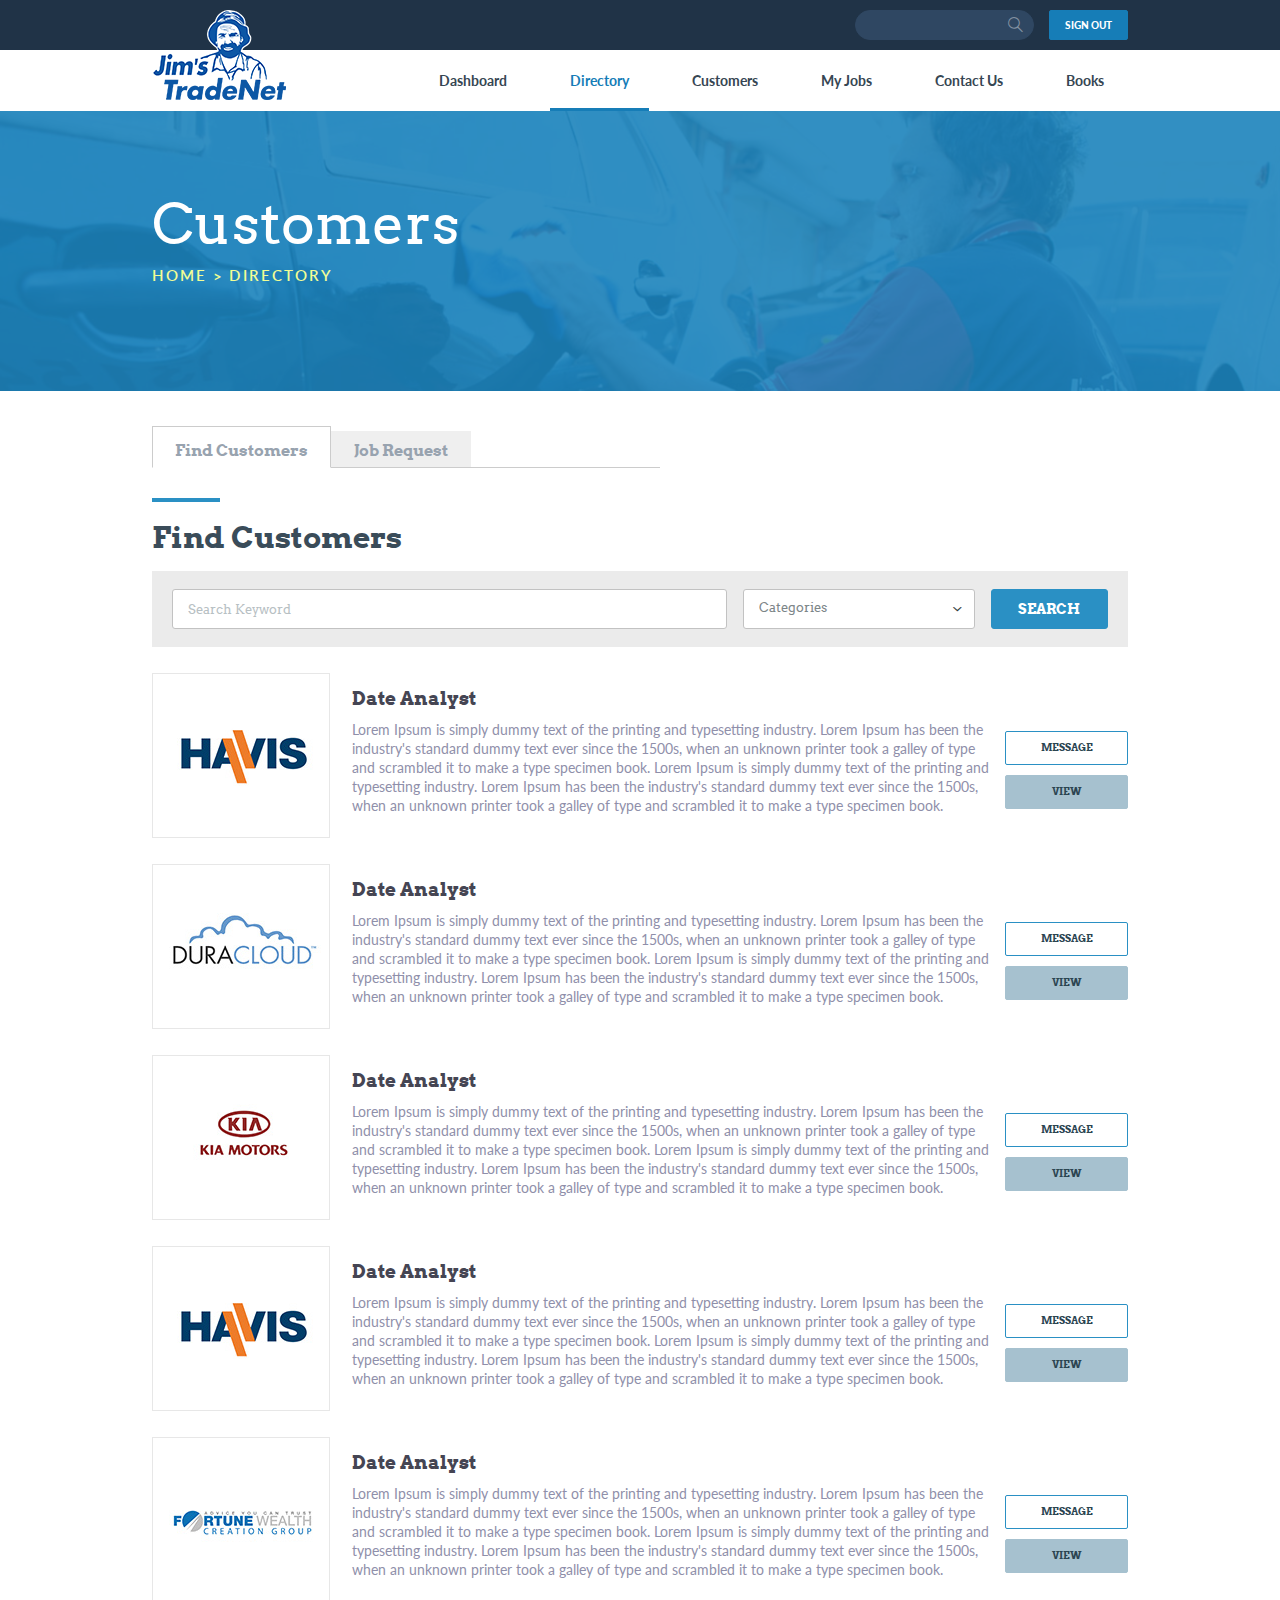
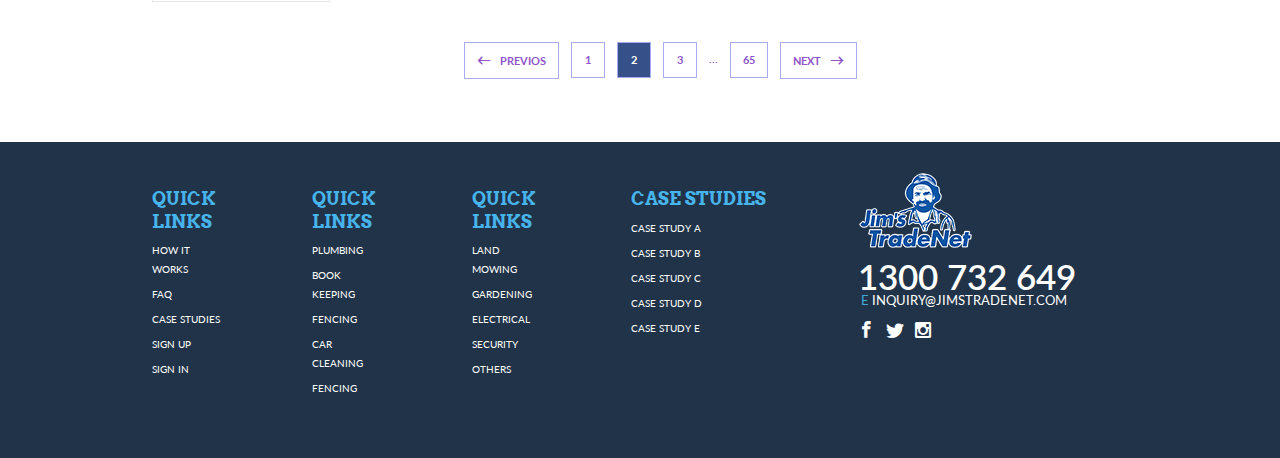
<file: Find Customers.html>
<!DOCTYPE html>
<html lang="en">
<head>
	<title>Jim's TradeNet</title>
	<meta charset="utf-8">
	<meta name="viewport" content="width=device-width, initial-scale=1.0, maximum-scale=1.0, user-scalable=no">

	<link href="https://fonts.googleapis.com/css?family=Lato:400,400i,700,700i,900,900i" rel="stylesheet"> 
	<link rel="stylesheet" type="text/css" href="css/main.css">

</head>
<body>

<header class="main-header">
	<div class="main-header-top">
		<div class="container">
			<div class="logo-wrap">
				<a href="" class="logo">
					<img src="images/logo.png" alt="Jim's TradeNet">
				</a>
				<button class="button-menu"> <span></span> </button>
			</div>

			<a href="" class="btn btn-xs btn-blue-dark">SIGN OUT</a>
			<form class="search">
				<input type="text">
				<button type="submit"><i class="icon-search"></i></button>
			</form>
		</div>
	</div>
	<div class="container">
		<nav class="main-nav">
			<ul>
				<li>
					<a href="dashboard2.html">Dashboard</a>
				</li>
				<li class="current">
					<a href="Directory.html">Directory</a>
				</li>
				<li>
					<a href="">Customers</a>
				</li>
				<li>
					<a href="my-jobs.html">My Jobs</a>
				</li>
				<li>
					<a href="">Contact Us</a>
				</li>
				<li>
					<a href="">Books</a>
				</li>
			</ul>
		</nav>
	</div>
</header>

<section class="opacity-block" style="background-image: url(images/banner-img-2.jpg);">
	<div class="bg-opacity-block">
		<div class="container">
			<div class="top-block-info">
				<h1 class="title-xlg">Customers</h1>
				<ul class="breadcrumbs clearfix">
					<li>
						<a href="">Home</a>
					</li>
					<li>
						DIRECTORY
					</li>
				</ul>
			</div>	
		</div>
	</div>
</section>

<div class="container">
	<div class="one-column">

		<ul class="tabs-style">
			<li class="active">
				<a href="" date-tab="find-customers">Find Customers</a>
			</li>
			<li>
				<a href="" date-tab="job-request">Job Request</a>
			</li>
		</ul>

		<div date-tabcontent="find-customers" class="tab-content active">

			<div class="top-content">
				<div class="line"></div>
				<h1>Find Customers</h1>
			</div>

			<div class="filter-search">
				<div style="width: 60%;">
					<input class="form-control" placeholder="Search Keyword" type="text">
				</div>
				<div style="width: 26%;">
					<select class="select-style">
						<option>Categories</option>
						<option>Categories2</option>
						<option>Categories3</option>
					</select>
				</div>
				<div style="width: 14%;">
					<button class="btn btn-blue btn-arvo btn-block" type="submit">SEARCH</button>
				</div>
			</div>
			<div class="item-content-wrap">
				<div class="item-content">
					<div class="img-style">
						<img src="images/customer1.jpg" alt="customer">
					</div>
					<div class="item-content-right">
						<h3>Date Analyst</h3>
						<p>Lorem Ipsum is simply dummy text of the printing and typesetting industry. Lorem Ipsum has been the industry's standard dummy text ever since the 1500s, when an unknown printer took a galley of type and scrambled it to make a type specimen book.  Lorem Ipsum is simply dummy text of the printing and typesetting industry. Lorem Ipsum has been the industry's standard dummy text ever since the 1500s, when an unknown printer took a galley of type and scrambled it to make a type specimen book. 
						</p>
					</div>
					<div class="button-right">
						<a href="" class="btn btn-sm btn-arvo btn-blue-border btn-block">MESSAGE</a>
						<a href="" class="btn btn-sm btn-arvo btn-gray btn-block">VIEW</a>
					</div>
				</div>
				<div class="item-content">
					<div class="img-style">
						<img src="images/customer2.jpg" alt="customer">
					</div>
					<div class="item-content-right">
						<h3>Date Analyst</h3>
						<p>Lorem Ipsum is simply dummy text of the printing and typesetting industry. Lorem Ipsum has been the industry's standard dummy text ever since the 1500s, when an unknown printer took a galley of type and scrambled it to make a type specimen book.  Lorem Ipsum is simply dummy text of the printing and typesetting industry. Lorem Ipsum has been the industry's standard dummy text ever since the 1500s, when an unknown printer took a galley of type and scrambled it to make a type specimen book. 
						</p>
					</div>
					<div class="button-right">
						<a href="" class="btn btn-sm btn-arvo btn-blue-border btn-block">MESSAGE</a>
						<a href="" class="btn btn-sm btn-arvo btn-gray btn-block">VIEW</a>
					</div>
				</div>
				<div class="item-content">
					<div class="img-style">
						<img src="images/customer3.jpg" alt="customer">
					</div>
					<div class="item-content-right">
						<h3>Date Analyst</h3>
						<p>Lorem Ipsum is simply dummy text of the printing and typesetting industry. Lorem Ipsum has been the industry's standard dummy text ever since the 1500s, when an unknown printer took a galley of type and scrambled it to make a type specimen book.  Lorem Ipsum is simply dummy text of the printing and typesetting industry. Lorem Ipsum has been the industry's standard dummy text ever since the 1500s, when an unknown printer took a galley of type and scrambled it to make a type specimen book. 
						</p>
					</div>
					<div class="button-right">
						<a href="" class="btn btn-sm btn-arvo btn-blue-border btn-block">MESSAGE</a>
						<a href="" class="btn btn-sm btn-arvo btn-gray btn-block">VIEW</a>
					</div>
				</div>
				<div class="item-content">
					<div class="img-style">
						<img src="images/customer4.jpg" alt="customer">
					</div>
					<div class="item-content-right">
						<h3>Date Analyst</h3>
						<p>Lorem Ipsum is simply dummy text of the printing and typesetting industry. Lorem Ipsum has been the industry's standard dummy text ever since the 1500s, when an unknown printer took a galley of type and scrambled it to make a type specimen book.  Lorem Ipsum is simply dummy text of the printing and typesetting industry. Lorem Ipsum has been the industry's standard dummy text ever since the 1500s, when an unknown printer took a galley of type and scrambled it to make a type specimen book. 
						</p>
					</div>
					<div class="button-right">
						<a href="" class="btn btn-sm btn-arvo btn-blue-border btn-block">MESSAGE</a>
						<a href="" class="btn btn-sm btn-arvo btn-gray btn-block">VIEW</a>
					</div>
				</div>
				<div class="item-content">
					<div class="img-style">
						<img src="images/customer5.jpg" alt="customer">
					</div>
					<div class="item-content-right">
						<h3>Date Analyst</h3>
						<p>Lorem Ipsum is simply dummy text of the printing and typesetting industry. Lorem Ipsum has been the industry's standard dummy text ever since the 1500s, when an unknown printer took a galley of type and scrambled it to make a type specimen book.  Lorem Ipsum is simply dummy text of the printing and typesetting industry. Lorem Ipsum has been the industry's standard dummy text ever since the 1500s, when an unknown printer took a galley of type and scrambled it to make a type specimen book. 
						</p>
					</div>
					<div class="button-right">
						<a href="" class="btn btn-sm btn-arvo btn-blue-border btn-block">MESSAGE</a>
						<a href="" class="btn btn-sm btn-arvo btn-gray btn-block">VIEW</a>
					</div>
				</div>
			</div>
			<div class="pagination-wrap">
				<ul class="pagination">
					<li class="arrow-pagination-wrap"><a href=""><span class="arrow-pagination arrow-pagination-left">←</span> <span>PREVIOS</span></a></li>
					<li><a href="">1</a></li>
					<li class="active"><a href="">2</a></li>
					<li><a href="">3</a></li>
					<li>...</li>
					<li><a href="">65</a></li>
					<li class="arrow-pagination-wrap"><a href=""><span>NEXT</span> <span class="arrow-pagination arrow-pagination-right">→</span></a></li>
				</ul>
			</div>

		</div>

		<div date-tabcontent="job-request" class="tab-content">

			<div class="top-content">
				<div class="line"></div>
				<h1>Jobs Request</h1>
			</div>

			<form class="form-style">

				<div class="form-style-block">

					<div class="row">
						<div class="col6">
							<label>Trade Number</label>
							<input type="text" class="form-control" value="TS - 74664383664" disabled="">
						</div>
						<div class="col6">
							<label>Service Category</label>
							<select class="select-style">
								<option>Select Service Category</option>
								<option>Select Service Category2</option>
								<option>Select Service Category3</option>
							</select>
						</div>
					</div>

					<div class="row">
						<div class="col12">
							<label>Job Request Description</label>
							<textarea class="form-control" placeholder="Type description here"></textarea>
						</div>
					</div>

					<div class="row">
						<div class="col12">
							<label>Validity</label>
							<div>
								<label class="radio">
									<input type="radio" name='radio1'>
									<i></i>
									30 days
								</label>
								<label class="radio">
									<input type="radio" name='radio1'>
									<i></i>
									60 days
								</label>
								<label class="radio">
									<input type="radio" name='radio1'>
									<i></i>
									90 days
								</label>
							</div>
						</div>
					</div>

					<div class="row">
						<div class="col12">
							<label>Validity</label>
							<div>
								<label class="radio">
									<input type="radio" name='radio12'>
									<i></i>
									One off job
								</label>
								<label class="radio">
									<input type="radio" name='radio12'>
									<i></i>
									Recurring Weekly
								</label>
								<label class="radio">
									<input type="radio" name='radio12'>
									<i></i>
									Recurring Monthly
								</label>
								<label class="radio">
									<input type="radio" name='radio12'>
									<i></i>
									Ongoing Job
								</label>
							</div>
						</div>
					</div>

					<div class="row">
						<div class="col6">
							<label>Job Request Amount</label>
							<select class="select-style">
								<option>$0 to $500</option>
								<option>$0 to $5002</option>
								<option>$0 to $5003</option>
							</select>
						</div>
					</div>



				</div>

				<button type="submit" class="btn btn-blue save">SUBMIT</button>
			</form>
		</div>


	</div>
</div>
<footer class="main-footer">
	<div class="container clearfix">
		<div class="wrap-footer-lists clearfix">
			<div class="footer-list">
				<h6 class="h3">QUICK LINKS</h6>
				<ul>
					<li>
						<a href="">HOW IT WORKS</a>
					</li>
					<li>
						<a href="">FAQ</a>
					</li>
					<li>
						<a href="">CASE STUDIES</a>
					</li>
					<li>
						<a href="">SIGN UP</a>
					</li>
					<li>
						<a href="">SIGN IN</a>
					</li>
				</ul>
			</div>
			<div class="footer-list">
				<h6 class="h3">QUICK LINKS</h6>
				<ul>
					<li>
						<a href="">Plumbing</a>
					</li>
					<li>
						<a href="">Book Keeping</a>
					</li>
					<li>
						<a href="">Fencing</a>
					</li>
					<li>
						<a href="">CAR CLEANING</a>
					</li>
					<li>
						<a href="">FENCING</a>
					</li>
				</ul>
			</div>
			<div class="footer-list">
				<h6 class="h3">QUICK LINKS</h6>
				<ul>
					<li>
						<a href="">LAND MOWING</a>
					</li>
					<li>
						<a href="">GARDENING</a>
					</li>
					<li>
						<a href="">ELECTRICAL</a>
					</li>
					<li>
						<a href="">SECURITY</a>
					</li>
					<li>
						<a href="">OTHERS</a>
					</li>
				</ul>
			</div>
			<div class="footer-list">
				<h6 class="h3">CASE STUDIES</h6>
				<ul>
					<li>
						<a href="">CASE STUDY A</a>
					</li>
					<li>
						<a href="">CASE STUDY B</a>
					</li>
					<li>
						<a href="">CASE STUDY C</a>
					</li>
					<li>
						<a href="">CASE STUDY D</a>
					</li>
					<li>
						<a href="">CASE STUDY E</a>
					</li>
				</ul>
			</div>
		</div>
		<div class="footer-contacts">
			<a href="" class="footer-logo">
				<img src="images/footer-logo.png" alt="Jim's TradeNet">
			</a>
			<div class="phone">1300 732 649</div>
			<div class="mail">E <a href="">inquiry@jimstradenet.com</a></div>
			<ul class="social-icons clearfix">
				<li>
					<a href="">
						<i class="icon icon-facebook"></i>
					</a>
				</li><li>
					<a href="">
						<i class="icon icon-twitter"></i>
					</a>
				</li>
				<li>
					<a href="">
						<i class="icon icon-instagram"></i>
					</a>
				</li>
			</ul>
		</div>
	</div>
</footer>
<script type="text/javascript" src="https://code.jquery.com/jquery-3.1.1.min.js"></script>
<script type="text/javascript" src="js/jquery.ikSelect.min.js"></script>
<script type="text/javascript" src="js/slick.min.js"></script>
<script type="text/javascript" src="js/scripts.js"></script>

</body>
</html>
</file>
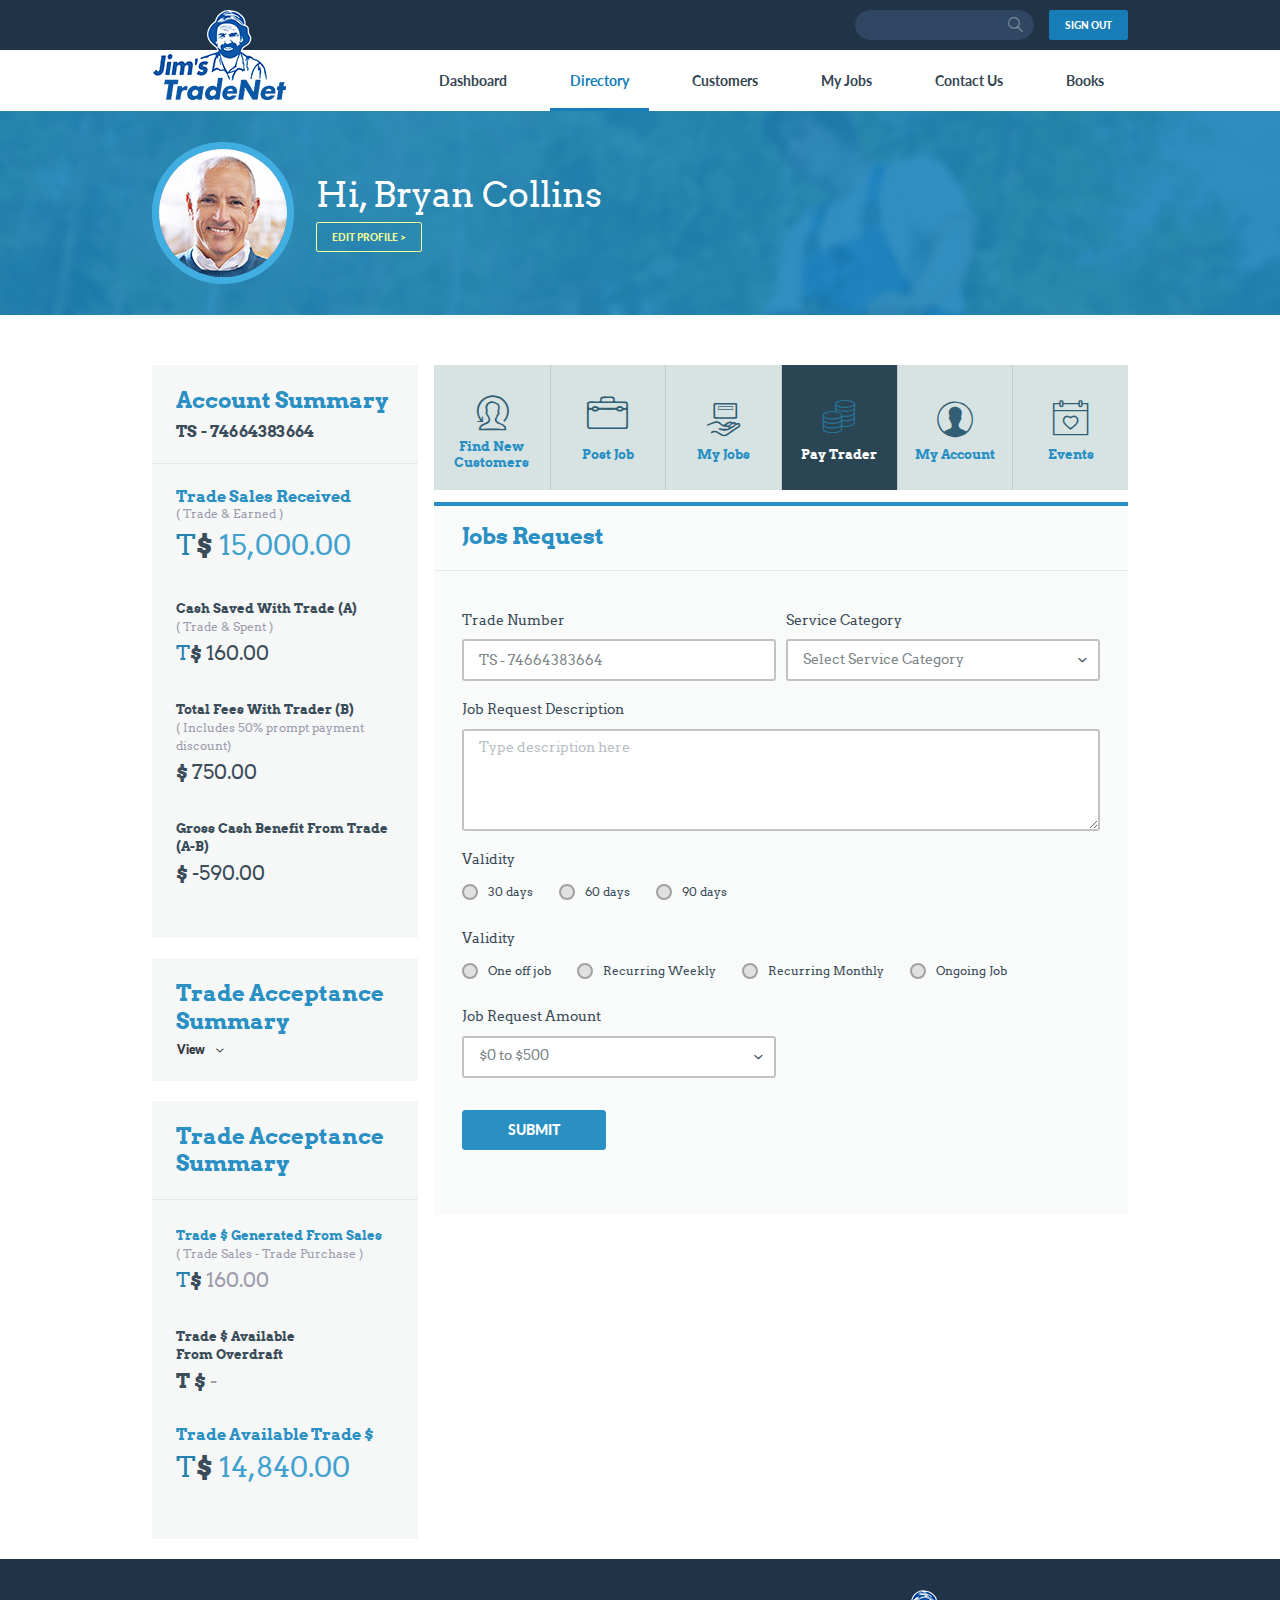
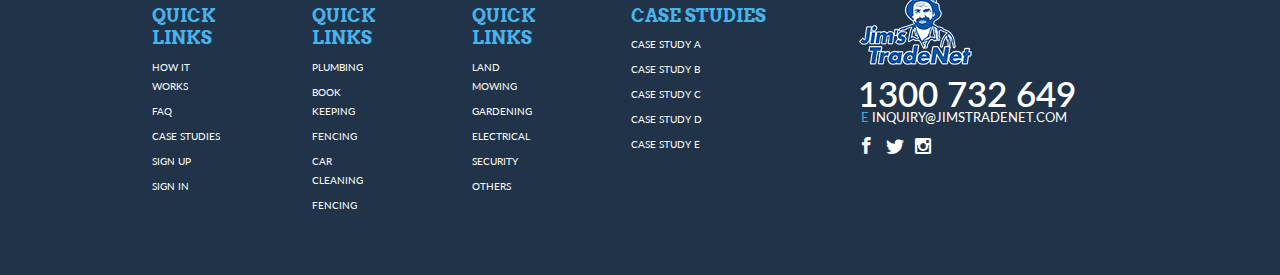
<file: Job Reguest.html>
<!DOCTYPE html>
<html lang="en">
<head>
	<title>Jim's TradeNet</title>
	<meta charset="utf-8">
	<meta name="viewport" content="width=device-width, initial-scale=1.0, maximum-scale=1.0, user-scalable=no">

	<link href="https://fonts.googleapis.com/css?family=Lato:400,400i,700,700i,900,900i" rel="stylesheet"> 
	<link rel="stylesheet" type="text/css" href="css/main.css">

</head>
<body>

<header class="main-header">
	<div class="main-header-top">
		<div class="container">
			<div class="logo-wrap">
				<a href="" class="logo">
					<img src="images/logo.png" alt="Jim's TradeNet">
				</a>
				<button class="button-menu"> <span></span> </button>
			</div>

			<a href="" class="btn btn-xs btn-blue-dark">SIGN OUT</a>
			<form class="search">
				<input type="text">
				<button type="submit"><i class="icon-search"></i></button>
			</form>
		</div>
	</div>
	<div class="container">
		<nav class="main-nav">
			<ul>
				<li>
					<a href="dashboard2.html">Dashboard</a>
				</li>
				<li class="current">
					<a href="Directory.html">Directory</a>
				</li>
				<li>
					<a href="">Customers</a>
				</li>
				<li>
					<a href="my-jobs.html">My Jobs</a>
				</li>
				<li>
					<a href="">Contact Us</a>
				</li>
				<li>
					<a href="">Books</a>
				</li>
			</ul>
			<ul class="visible-xs">
				<li>
					<a href="">
						Find New Customers
					</a>
				</li>
				<li>
					<a href="">
						Post Job
					</a>
				</li>
				<li>
					<a href="">
						Pay Trader
					</a>
				</li>
				<li>
					<a href="my-account.html">
						My Account
					</a>
				</li>
				<li>
					<a href="">
						Events
					</a>
				</li>
			</ul>
		</nav>
	</div>
</header>
<section class="opacity-block" style="background-image: url(images/banner-img.jpg);">
	<div class="bg-opacity-block">
		<div class="container">
			<div class="user-block">
				<img src="images/user-4.jpg" alt="">
			</div>
			<div class="user-block-text">
				<div>
					<div class="title-large">Hi, Bryan Collins</div>
					<a class="btn btn-xs btn-yellow-border" href="">EDIT PROFILE ></a>
				</div>
			</div>
		</div>
	</div>
</section>
<div class="container">
	<div class="two-column">
		<div class="main-content-column">
			<ul class="nav-tabs">
				<li>
					<a href="">
						<i class="icon-MyJobs10"></i>
						<span class="nav-tabs-title"><span>Find New Customers</span></span>
					</a>
				</li>
				<li>
					<a href="">
						<i class="icon-MyJobs2"></i>
						<span class="nav-tabs-title"><span>Post Job</span></span>
					</a>
				</li>
				<li>
					<a href="my-jobs.html">
						<i class="icon-MyJobs3"></i>
						<span class="nav-tabs-title"><span>My Jobs</span></span>
					</a>
				</li>
				<li class="active">
					<a href="">
						<i class="icon-2_png"></i>
						<span class="nav-tabs-title"><span>Pay Trader</span></span>
					</a>
				</li>
				<li>
					<a href="my-account.html">
						<i class="icon-MyJobs7"></i>
						<span class="nav-tabs-title"><span>My Account</span></span>
					</a>
				</li>
				<li>
					<a href="">
						<i class="icon-MyJobs5"></i>
						<span class="nav-tabs-title"><span>Events</span></span>
					</a>
				</li>
			</ul>

			<section class="border-block">
				<h1 class="h2 text-primary">Jobs Request</h1>
				<div class="thin-line"></div>



				<form class="form-style">

					<div class="form-style-block">

						<div class="row">
							<div class="col6">
								<label>Trade Number</label>
								<input type="text" class="form-control" value="TS - 74664383664" disabled="">
							</div>
							<div class="col6">
								<label>Service Category</label>
								<select class="select-style">
									<option>Select Service Category</option>
									<option>Select Service Category2</option>
									<option>Select Service Category3</option>
								</select>
							</div>
						</div>

						<div class="row">
							<div class="col12">
								<label>Job Request Description</label>
								<textarea class="form-control" placeholder="Type description here"></textarea>
							</div>
						</div>

						<div class="row">
							<div class="col12">
								<label>Validity</label>
								<div>
									<label class="radio">
										<input type="radio" name='radio1'>
										<i></i>
										30 days
									</label>
									<label class="radio">
										<input type="radio" name='radio1'>
										<i></i>
										60 days
									</label>
									<label class="radio">
										<input type="radio" name='radio1'>
										<i></i>
										90 days
									</label>
								</div>
							</div>
						</div>

						<div class="row">
							<div class="col12">
								<label>Validity</label>
								<div>
									<label class="radio">
										<input type="radio" name='radio12'>
										<i></i>
										One off job
									</label>
									<label class="radio">
										<input type="radio" name='radio12'>
										<i></i>
										Recurring Weekly
									</label>
									<label class="radio">
										<input type="radio" name='radio12'>
										<i></i>
										Recurring Monthly
									</label>
									<label class="radio">
										<input type="radio" name='radio12'>
										<i></i>
										Ongoing Job
									</label>
								</div>
							</div>
						</div>

						<div class="row">
							<div class="col6">
								<label>Job Request Amount</label>
								<select class="select-style">
									<option>$0 to $500</option>
									<option>$0 to $5002</option>
									<option>$0 to $5003</option>
								</select>
							</div>
						</div>



					</div>

					<button type="submit" class="btn btn-blue save">SUBMIT</button>
				</form>
			


			</section>
		</div>
		<aside class="left-column">
			<div class="column-block-style">
				<h3 class="h2 text-primary">Account Summary</h3>
				<div class="dark-text number-account">TS - 74664383664</div>
				<div class="thin-line"></div>
				<div class="h4 text-primary">Trade Sales Received</div>
				( Trade &amp; Earned )
				<div class="sum-large text-blue"><span class="dark-blue-text">T</span><b class="dark-text">$</b> 15,000.00</div>
				<div class="column-block">
					<div class="title-small dark-text">Cash Saved With Trade (A)</div>
					( Trade &amp; Spent )
					<div class="sum-medium"><span class="dark-blue-text">T</span><span class="dark-text"><b>$</b> 160.00</span></div>
				</div>
				<div class="column-block">
					<div class="title-small dark-text">Total Fees With Trader (B)</div>
					( Includes 50% prompt payment discount)
					<div class="sum-medium"><span class="dark-text"><b>$</b> 750.00</span></div>
				</div>
				<div class="column-block">
					<div class="title-small dark-text">Gross Cash Benefit From Trade (A-B)</div>
					<div class="sum-medium"><span class="dark-text"><b>$</b> -590.00</span></div>
				</div>
			</div>
			<div class="column-block-style">
				<h3 class="h2 text-primary">Trade Acceptance Summary</h3>
				<a href="" class="view"><span>View</span> <i class="icon-bottom"></i></a>
			</div>
			<div class="column-block-style">
				<h3 class="h2 text-primary">Trade Acceptance Summary</h3>
				<div class="thin-line"></div>
				<div class="column-block">
					<div class="title-small text-primary">Trade $ Generated From Sales</div>
					( Trade Sales - Trade Purchase )
					<div class="sum-medium"><span class="dark-blue-text">T</span><b class="dark-text">$</b> 160.00</div>
				</div>
				<div class="column-block">
					<div class="title-small dark-text">Trade $ Available<br> From Overdraft</div>
					<div class="sum-medium"><b class="dark-text">T $</b> -</div>
				</div>
				<h4 class="h4 text-primary">Trade Available Trade $</h4>
				<div class="sum-large text-blue"><span class="dark-blue-text">T</span><b class="dark-text">$</b> 14,840.00</div>
			</div>
		</aside>
	</div>
</div>
<footer class="main-footer">
	<div class="container clearfix">
		<div class="wrap-footer-lists clearfix">
			<div class="footer-list">
				<h6 class="h3">QUICK LINKS</h6>
				<ul>
					<li>
						<a href="">HOW IT WORKS</a>
					</li>
					<li>
						<a href="">FAQ</a>
					</li>
					<li>
						<a href="">CASE STUDIES</a>
					</li>
					<li>
						<a href="">SIGN UP</a>
					</li>
					<li>
						<a href="">SIGN IN</a>
					</li>
				</ul>
			</div>
			<div class="footer-list">
				<h6 class="h3">QUICK LINKS</h6>
				<ul>
					<li>
						<a href="">Plumbing</a>
					</li>
					<li>
						<a href="">Book Keeping</a>
					</li>
					<li>
						<a href="">Fencing</a>
					</li>
					<li>
						<a href="">CAR CLEANING</a>
					</li>
					<li>
						<a href="">FENCING</a>
					</li>
				</ul>
			</div>
			<div class="footer-list">
				<h6 class="h3">QUICK LINKS</h6>
				<ul>
					<li>
						<a href="">LAND MOWING</a>
					</li>
					<li>
						<a href="">GARDENING</a>
					</li>
					<li>
						<a href="">ELECTRICAL</a>
					</li>
					<li>
						<a href="">SECURITY</a>
					</li>
					<li>
						<a href="">OTHERS</a>
					</li>
				</ul>
			</div>
			<div class="footer-list">
				<h6 class="h3">CASE STUDIES</h6>
				<ul>
					<li>
						<a href="">CASE STUDY A</a>
					</li>
					<li>
						<a href="">CASE STUDY B</a>
					</li>
					<li>
						<a href="">CASE STUDY C</a>
					</li>
					<li>
						<a href="">CASE STUDY D</a>
					</li>
					<li>
						<a href="">CASE STUDY E</a>
					</li>
				</ul>
			</div>
		</div>
		<div class="footer-contacts">
			<a href="" class="footer-logo">
				<img src="images/footer-logo.png" alt="Jim's TradeNet">
			</a>
			<div class="phone">1300 732 649</div>
			<div class="mail">E <a href="">inquiry@jimstradenet.com</a></div>
			<ul class="social-icons clearfix">
				<li>
					<a href="">
						<i class="icon icon-facebook"></i>
					</a>
				</li><li>
					<a href="">
						<i class="icon icon-twitter"></i>
					</a>
				</li>
				<li>
					<a href="">
						<i class="icon icon-instagram"></i>
					</a>
				</li>
			</ul>
		</div>
	</div>
</footer>
<script type="text/javascript" src="https://code.jquery.com/jquery-3.1.1.min.js"></script>
<script type="text/javascript" src="js/jquery.ikSelect.min.js"></script>
<script type="text/javascript" src="js/slick.min.js"></script>
<script type="text/javascript" src="js/scripts.js"></script>

</body>
</html>
</file>
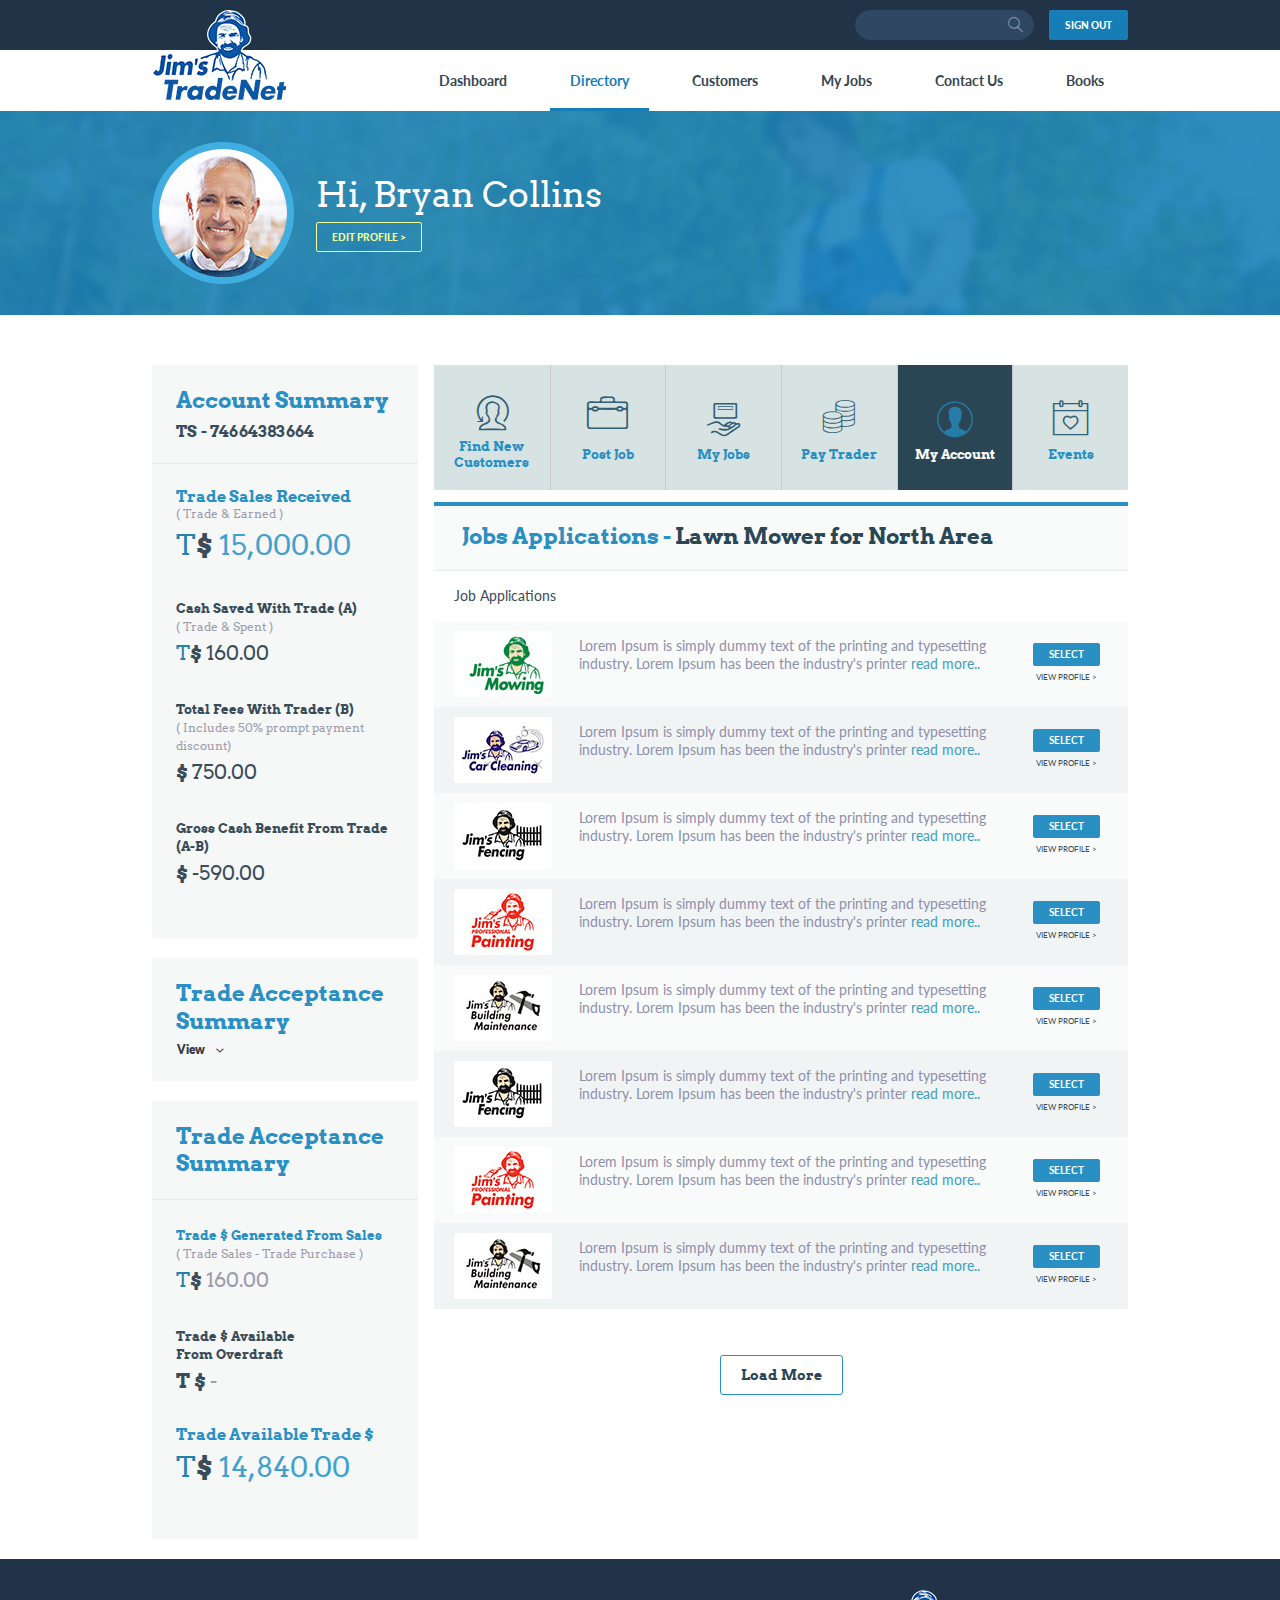
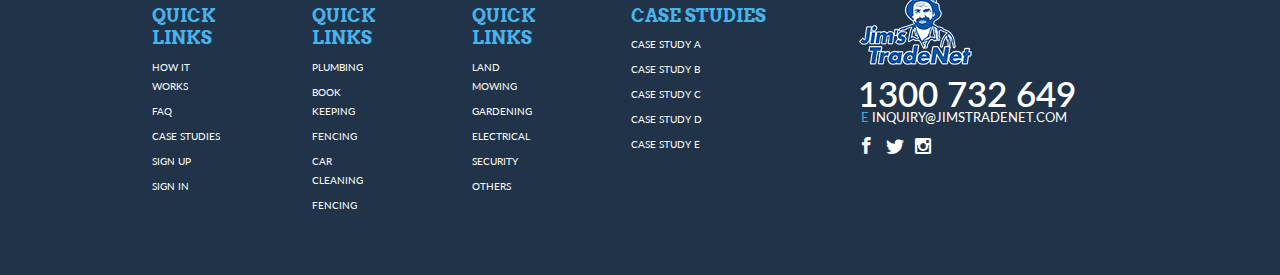
<file: jobs Applications.html>
<!DOCTYPE html>
<html lang="en">
<head>
	<title>Jim's TradeNet</title>
	<meta charset="utf-8">
	<meta name="viewport" content="width=device-width, initial-scale=1.0, maximum-scale=1.0, user-scalable=no">

	<link href="https://fonts.googleapis.com/css?family=Lato:400,400i,700,700i,900,900i" rel="stylesheet"> 
	<link rel="stylesheet" type="text/css" href="css/main.css">

</head>
<body>

<header class="main-header">
	<div class="main-header-top">
		<div class="container">
			<div class="logo-wrap">
				<a href="" class="logo">
					<img src="images/logo.png" alt="Jim's TradeNet">
				</a>
				<button class="button-menu"> <span></span> </button>
			</div>

			<a href="" class="btn btn-xs btn-blue-dark">SIGN OUT</a>
			<form class="search">
				<input type="text">
				<button type="submit"><i class="icon-search"></i></button>
			</form>
		</div>
	</div>
	<div class="container">
		<nav class="main-nav">
			<ul>
				<li>
					<a href="dashboard2.html">Dashboard</a>
				</li>
				<li class="current">
					<a href="Directory.html">Directory</a>
				</li>
				<li>
					<a href="">Customers</a>
				</li>
				<li>
					<a href="my-jobs.html">My Jobs</a>
				</li>
				<li>
					<a href="">Contact Us</a>
				</li>
				<li>
					<a href="">Books</a>
				</li>
			</ul>
			<ul class="visible-xs">
				<li>
					<a href="">
						Find New Customers
					</a>
				</li>
				<li>
					<a href="">
						Post Job
					</a>
				</li>
				<li>
					<a href="">
						Pay Trader
					</a>
				</li>
				<li>
					<a href="my-account.html">
						My Account
					</a>
				</li>
				<li>
					<a href="">
						Events
					</a>
				</li>
			</ul>
		</nav>
	</div>
</header>
<section class="opacity-block" style="background-image: url(images/banner-img.jpg);">
	<div class="bg-opacity-block">
		<div class="container">
			<div class="user-block">
				<img src="images/user-4.jpg" alt="">
			</div>
			<div class="user-block-text">
				<div>
					<div class="title-large">Hi, Bryan Collins</div>
					<a class="btn btn-xs btn-yellow-border" href="">EDIT PROFILE ></a>
				</div>
			</div>
		</div>
	</div>
</section>
<div class="container">
	<div class="two-column">
		<div class="main-content-column">

			<ul class="nav-tabs">
				<li>
					<a href="">
						<i class="icon-MyJobs10"></i>
						<span class="nav-tabs-title"><span>Find New Customers</span></span>
					</a>
				</li>
				<li>
					<a href="">
						<i class="icon-MyJobs2"></i>
						<span class="nav-tabs-title"><span>Post Job</span></span>
					</a>
				</li>
				<li>
					<a href="my-jobs.html">
						<i class="icon-MyJobs3"></i>
						<span class="nav-tabs-title"><span>My Jobs</span></span>
					</a>
				</li>
				<li>
					<a href="">
						<i class="icon-2_png"></i>
						<span class="nav-tabs-title"><span>Pay Trader</span></span>
					</a>
				</li>
				<li class="active">
					<a href="">
						<i class="icon-MyJobs7"></i>
						<span class="nav-tabs-title"><span>My Account</span></span>
					</a>
				</li>
				<li>
					<a href="">
						<i class="icon-MyJobs5"></i>
						<span class="nav-tabs-title"><span>Events</span></span>
					</a>
				</li>
			</ul>

			<section class="border-block">
				<h1 class="h2 text-primary">Jobs Applications - <span class="text-primary-black">Lawn Mower for North Area</span></h1>
				<div class="thin-line"></div>
				<div class="wrap-table-style">
					<div class="table-item-title">Job Applications </div>
					<ul class="table-item">
						<li>
							<div class="table-item-img">
								<img src="images/img1.jpg" alt="img1.jpg">
							</div>
							<div class="table-item-table">
								<p>Lorem Ipsum is simply dummy text of the printing and typesetting industry. Lorem Ipsum has been the industry's printer <a href="">read more..</a></p>
							</div>
							<div class="table-item-button">
								<div>
									<a href="" class="btn btn-xxs btn-blue">SELECT</a>
								</div>
								<div>
									<a href="" class="link-text">VIEW PROFILE ></a>
								</div>
							</div>
						</li>	
						<li>
							<div class="table-item-img">
								<img src="images/img2.jpg" alt="img1.jpg">
							</div>
							<div class="table-item-table">
								<p>Lorem Ipsum is simply dummy text of the printing and typesetting industry. Lorem Ipsum has been the industry's printer <a href="">read more..</a></p>
							</div>
							<div class="table-item-button">
								<div>
									<a href="" class="btn btn-xxs btn-blue">SELECT</a>
								</div>
								<div>
									<a href="" class="link-text">VIEW PROFILE ></a>
								</div>
							</div>
						</li>	
						<li>
							<div class="table-item-img">
								<img src="images/img3.jpg" alt="img1.jpg">
							</div>
							<div class="table-item-table">
								<p>Lorem Ipsum is simply dummy text of the printing and typesetting industry. Lorem Ipsum has been the industry's printer <a href="">read more..</a></p>
							</div>
							<div class="table-item-button">
								<div>
									<a href="" class="btn btn-xxs btn-blue">SELECT</a>
								</div>
								<div>
									<a href="" class="link-text">VIEW PROFILE ></a>
								</div>
							</div>
						</li>	
						<li>
							<div class="table-item-img">
								<img src="images/img4.jpg" alt="img1.jpg">
							</div>
							<div class="table-item-table">
								<p>Lorem Ipsum is simply dummy text of the printing and typesetting industry. Lorem Ipsum has been the industry's printer <a href="">read more..</a></p>
							</div>
							<div class="table-item-button">
								<div>
									<a href="" class="btn btn-xxs btn-blue">SELECT</a>
								</div>
								<div>
									<a href="" class="link-text">VIEW PROFILE ></a>
								</div>
							</div>
						</li>	
						<li>
							<div class="table-item-img">
								<img src="images/img5.jpg" alt="img1.jpg">
							</div>
							<div class="table-item-table">
								<p>Lorem Ipsum is simply dummy text of the printing and typesetting industry. Lorem Ipsum has been the industry's printer <a href="">read more..</a></p>
							</div>
							<div class="table-item-button">
								<div>
									<a href="" class="btn btn-xxs btn-blue">SELECT</a>
								</div>
								<div>
									<a href="" class="link-text">VIEW PROFILE ></a>
								</div>
							</div>
						</li>	
						<li>
							<div class="table-item-img">
								<img src="images/img6.jpg" alt="img1.jpg">
							</div>
							<div class="table-item-table">
								<p>Lorem Ipsum is simply dummy text of the printing and typesetting industry. Lorem Ipsum has been the industry's printer <a href="">read more..</a></p>
							</div>
							<div class="table-item-button">
								<div>
									<a href="" class="btn btn-xxs btn-blue">SELECT</a>
								</div>
								<div>
									<a href="" class="link-text">VIEW PROFILE ></a>
								</div>
							</div>
						</li>	
						<li>
							<div class="table-item-img">
								<img src="images/img7.jpg" alt="img1.jpg">
							</div>
							<div class="table-item-table">
								<p>Lorem Ipsum is simply dummy text of the printing and typesetting industry. Lorem Ipsum has been the industry's printer <a href="">read more..</a></p>
							</div>
							<div class="table-item-button">
								<div>
									<a href="" class="btn btn-xxs btn-blue">SELECT</a>
								</div>
								<div>
									<a href="" class="link-text">VIEW PROFILE ></a>
								</div>
							</div>
						</li>	
						<li>
							<div class="table-item-img">
								<img src="images/img8.jpg" alt="img1.jpg">
							</div>
							<div class="table-item-table">
								<p>Lorem Ipsum is simply dummy text of the printing and typesetting industry. Lorem Ipsum has been the industry's printer <a href="">read more..</a></p>
							</div>
							<div class="table-item-button">
								<div>
									<a href="" class="btn btn-xxs btn-blue">SELECT</a>
								</div>
								<div>
									<a href="" class="link-text">VIEW PROFILE ></a>
								</div>
							</div>
						</li>	
					</ul>
				</div>
			</section>
			<div class="load-more-wrap">
				<a href="" class="btn btn-arvo btn-blue-border">Load More</a>
			</div>

		</div>
		<aside class="left-column">
			<div class="column-block-style">
				<h3 class="h2 text-primary">Account Summary</h3>
				<div class="dark-text number-account">TS - 74664383664</div>
				<div class="thin-line"></div>
				<div class="h4 text-primary">Trade Sales Received</div>
				( Trade &amp; Earned )
				<div class="sum-large text-blue"><span class="dark-blue-text">T</span><b class="dark-text">$</b> 15,000.00</div>
				<div class="column-block">
					<div class="title-small dark-text">Cash Saved With Trade (A)</div>
					( Trade &amp; Spent )
					<div class="sum-medium"><span class="dark-blue-text">T</span><span class="dark-text"><b>$</b> 160.00</span></div>
				</div>
				<div class="column-block">
					<div class="title-small dark-text">Total Fees With Trader (B)</div>
					( Includes 50% prompt payment discount)
					<div class="sum-medium"><span class="dark-text"><b>$</b> 750.00</span></div>
				</div>
				<div class="column-block">
					<div class="title-small dark-text">Gross Cash Benefit From Trade (A-B)</div>
					<div class="sum-medium"><span class="dark-text"><b>$</b> -590.00</span></div>
				</div>
			</div>
			<div class="column-block-style">
				<h3 class="h2 text-primary">Trade Acceptance Summary</h3>
				<a href="" class="view"><span>View</span> <i class="icon-bottom"></i></a>
			</div>
			<div class="column-block-style">
				<h3 class="h2 text-primary">Trade Acceptance Summary</h3>
				<div class="thin-line"></div>
				<div class="column-block">
					<div class="title-small text-primary">Trade $ Generated From Sales</div>
					( Trade Sales - Trade Purchase )
					<div class="sum-medium"><span class="dark-blue-text">T</span><b class="dark-text">$</b> 160.00</div>
				</div>
				<div class="column-block">
					<div class="title-small dark-text">Trade $ Available<br> From Overdraft</div>
					<div class="sum-medium"><b class="dark-text">T $</b> -</div>
				</div>
				<h4 class="h4 text-primary">Trade Available Trade $</h4>
				<div class="sum-large text-blue"><span class="dark-blue-text">T</span><b class="dark-text">$</b> 14,840.00</div>
			</div>
		</aside>
	</div>
</div>
<footer class="main-footer">
	<div class="container clearfix">
		<div class="wrap-footer-lists clearfix">
			<div class="footer-list">
				<h6 class="h3">QUICK LINKS</h6>
				<ul>
					<li>
						<a href="">HOW IT WORKS</a>
					</li>
					<li>
						<a href="">FAQ</a>
					</li>
					<li>
						<a href="">CASE STUDIES</a>
					</li>
					<li>
						<a href="">SIGN UP</a>
					</li>
					<li>
						<a href="">SIGN IN</a>
					</li>
				</ul>
			</div>
			<div class="footer-list">
				<h6 class="h3">QUICK LINKS</h6>
				<ul>
					<li>
						<a href="">Plumbing</a>
					</li>
					<li>
						<a href="">Book Keeping</a>
					</li>
					<li>
						<a href="">Fencing</a>
					</li>
					<li>
						<a href="">CAR CLEANING</a>
					</li>
					<li>
						<a href="">FENCING</a>
					</li>
				</ul>
			</div>
			<div class="footer-list">
				<h6 class="h3">QUICK LINKS</h6>
				<ul>
					<li>
						<a href="">LAND MOWING</a>
					</li>
					<li>
						<a href="">GARDENING</a>
					</li>
					<li>
						<a href="">ELECTRICAL</a>
					</li>
					<li>
						<a href="">SECURITY</a>
					</li>
					<li>
						<a href="">OTHERS</a>
					</li>
				</ul>
			</div>
			<div class="footer-list">
				<h6 class="h3">CASE STUDIES</h6>
				<ul>
					<li>
						<a href="">CASE STUDY A</a>
					</li>
					<li>
						<a href="">CASE STUDY B</a>
					</li>
					<li>
						<a href="">CASE STUDY C</a>
					</li>
					<li>
						<a href="">CASE STUDY D</a>
					</li>
					<li>
						<a href="">CASE STUDY E</a>
					</li>
				</ul>
			</div>
		</div>
		<div class="footer-contacts">
			<a href="" class="footer-logo">
				<img src="images/footer-logo.png" alt="Jim's TradeNet">
			</a>
			<div class="phone">1300 732 649</div>
			<div class="mail">E <a href="">inquiry@jimstradenet.com</a></div>
			<ul class="social-icons clearfix">
				<li>
					<a href="">
						<i class="icon icon-facebook"></i>
					</a>
				</li><li>
					<a href="">
						<i class="icon icon-twitter"></i>
					</a>
				</li>
				<li>
					<a href="">
						<i class="icon icon-instagram"></i>
					</a>
				</li>
			</ul>
		</div>
	</div>
</footer>
<script type="text/javascript" src="https://code.jquery.com/jquery-3.1.1.min.js"></script>
<script type="text/javascript" src="js/jquery.ikSelect.min.js"></script>
<script type="text/javascript" src="js/slick.min.js"></script>
<script type="text/javascript" src="js/scripts.js"></script>

</body>
</html>
</file>
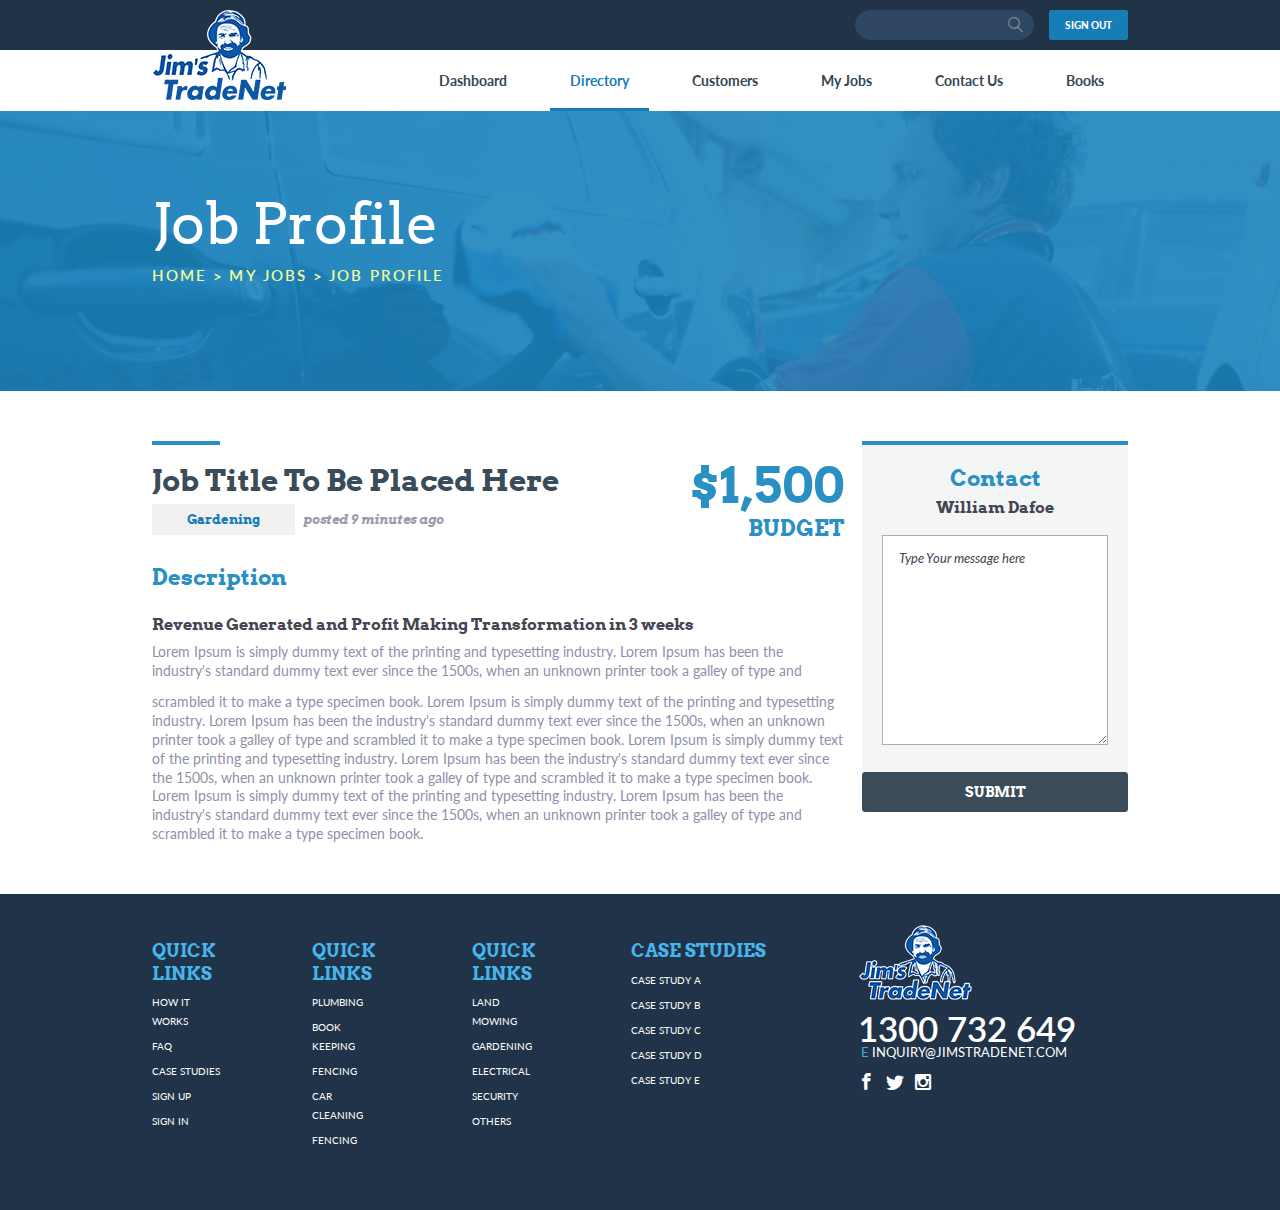
<file: Jobs Profile.html>
<!DOCTYPE html>
<html lang="en">
<head>
	<title>Jim's TradeNet</title>
	<meta charset="utf-8">
	<meta name="viewport" content="width=device-width, initial-scale=1.0, maximum-scale=1.0, user-scalable=no">

	<link href="https://fonts.googleapis.com/css?family=Lato:400,400i,700,700i,900,900i" rel="stylesheet"> 
	<link rel="stylesheet" type="text/css" href="css/main.css">

</head>
<body>

<header class="main-header">
	<div class="main-header-top">
		<div class="container">
			<div class="logo-wrap">
				<a href="" class="logo">
					<img src="images/logo.png" alt="Jim's TradeNet">
				</a>
				<button class="button-menu"> <span></span> </button>
			</div>

			<a href="" class="btn btn-xs btn-blue-dark">SIGN OUT</a>
			<form class="search">
				<input type="text">
				<button type="submit"><i class="icon-search"></i></button>
			</form>
		</div>
	</div>
	<div class="container">
		<nav class="main-nav">
			<ul>
				<li>
					<a href="dashboard2.html">Dashboard</a>
				</li>
				<li class="current">
					<a href="Directory.html">Directory</a>
				</li>
				<li>
					<a href="">Customers</a>
				</li>
				<li>
					<a href="my-jobs.html">My Jobs</a>
				</li>
				<li>
					<a href="">Contact Us</a>
				</li>
				<li>
					<a href="">Books</a>
				</li>
			</ul>
		</nav>
	</div>
</header>

<section class="opacity-block" style="background-image: url(images/banner-img-2.jpg);">
	<div class="bg-opacity-block">
		<div class="container">
			<div class="top-block-info">
				<h1 class="title-xlg">Job Profile</h1>
				<ul class="breadcrumbs clearfix">
					<li>
						<a href="">Home</a>
					</li>
					<li>
						<a href="my-jobs.html">My Jobs</a>
					</li>
					<li>
						job Profile
					</li>
				</ul>
			</div>	
		</div>
	</div>
</section>

<div class="container">
	<div class="two-column">
		<div class="main-content">
			<section class="content">
				<div class="job-profile">
					<div class="top-content">
						<div class="line"></div>
						<h1>Job Title To Be Placed Here   </h1>
						<div class="time-group-posted">
							<div class="group-posted">Gardening</div> 
							<div class="time-posted">posted 9 minutes ago</div>
						</div>
					</div>
					<div class="job-profile-budget">
						<div class="sum text-primary">$1,500</div>
						<div class="h2 text-primary">BUDGET</div>
					</div>
				</div>
				<h2 class="text-primary">Description</h2>
				<h4>Revenue Generated and Profit Making Transformation in 3 weeks</h4>
				<p>Lorem Ipsum is simply dummy text of the printing and typesetting industry. Lorem Ipsum has been the industry's standard dummy text ever since the 1500s, when an unknown printer took a galley of type and </p>
				<p>scrambled it to make a type specimen book. Lorem Ipsum is simply dummy text of the printing and typesetting industry. Lorem Ipsum has been the industry's standard dummy text ever since the 1500s, when an unknown printer took a galley of type and scrambled it to make a type specimen book. Lorem Ipsum is simply dummy text of the printing and typesetting industry. Lorem Ipsum has been the industry's standard dummy text ever since the 1500s, when an unknown printer took a galley of type and scrambled it to make a type specimen book.  Lorem Ipsum is simply dummy text of the printing and typesetting industry. Lorem Ipsum has been the industry's standard dummy text ever since the 1500s, when an unknown printer took a galley of type and scrambled it to make a type specimen book. </p>
			</section>
		</div>
		<aside class="sidebar">
			<form class="contact-form">
				<div class="contact-form-content">
					<h2 class="text-primary">Contact</h2>
					<h4>William Dafoe</h4>
					<textarea placeholder="Type Your message here"></textarea>
				</div>
				<button type="submit" class="btn  btn-arvo btn-gray-dark btn-block">SUBMIT</button>
			</form>
		</aside>
	</div>
</div>
<footer class="main-footer">
	<div class="container clearfix">
		<div class="wrap-footer-lists clearfix">
			<div class="footer-list">
				<h6 class="h3">QUICK LINKS</h6>
				<ul>
					<li>
						<a href="">HOW IT WORKS</a>
					</li>
					<li>
						<a href="">FAQ</a>
					</li>
					<li>
						<a href="">CASE STUDIES</a>
					</li>
					<li>
						<a href="">SIGN UP</a>
					</li>
					<li>
						<a href="">SIGN IN</a>
					</li>
				</ul>
			</div>
			<div class="footer-list">
				<h6 class="h3">QUICK LINKS</h6>
				<ul>
					<li>
						<a href="">Plumbing</a>
					</li>
					<li>
						<a href="">Book Keeping</a>
					</li>
					<li>
						<a href="">Fencing</a>
					</li>
					<li>
						<a href="">CAR CLEANING</a>
					</li>
					<li>
						<a href="">FENCING</a>
					</li>
				</ul>
			</div>
			<div class="footer-list">
				<h6 class="h3">QUICK LINKS</h6>
				<ul>
					<li>
						<a href="">LAND MOWING</a>
					</li>
					<li>
						<a href="">GARDENING</a>
					</li>
					<li>
						<a href="">ELECTRICAL</a>
					</li>
					<li>
						<a href="">SECURITY</a>
					</li>
					<li>
						<a href="">OTHERS</a>
					</li>
				</ul>
			</div>
			<div class="footer-list">
				<h6 class="h3">CASE STUDIES</h6>
				<ul>
					<li>
						<a href="">CASE STUDY A</a>
					</li>
					<li>
						<a href="">CASE STUDY B</a>
					</li>
					<li>
						<a href="">CASE STUDY C</a>
					</li>
					<li>
						<a href="">CASE STUDY D</a>
					</li>
					<li>
						<a href="">CASE STUDY E</a>
					</li>
				</ul>
			</div>
		</div>
		<div class="footer-contacts">
			<a href="" class="footer-logo">
				<img src="images/footer-logo.png" alt="Jim's TradeNet">
			</a>
			<div class="phone">1300 732 649</div>
			<div class="mail">E <a href="">inquiry@jimstradenet.com</a></div>
			<ul class="social-icons clearfix">
				<li>
					<a href="">
						<i class="icon icon-facebook"></i>
					</a>
				</li><li>
					<a href="">
						<i class="icon icon-twitter"></i>
					</a>
				</li>
				<li>
					<a href="">
						<i class="icon icon-instagram"></i>
					</a>
				</li>
			</ul>
		</div>
	</div>
</footer>
<script type="text/javascript" src="https://code.jquery.com/jquery-3.1.1.min.js"></script>
<script type="text/javascript" src="js/jquery.ikSelect.min.js"></script>
<script type="text/javascript" src="js/slick.min.js"></script>
<script type="text/javascript" src="js/scripts.js"></script>

</body>
</html>
</file>
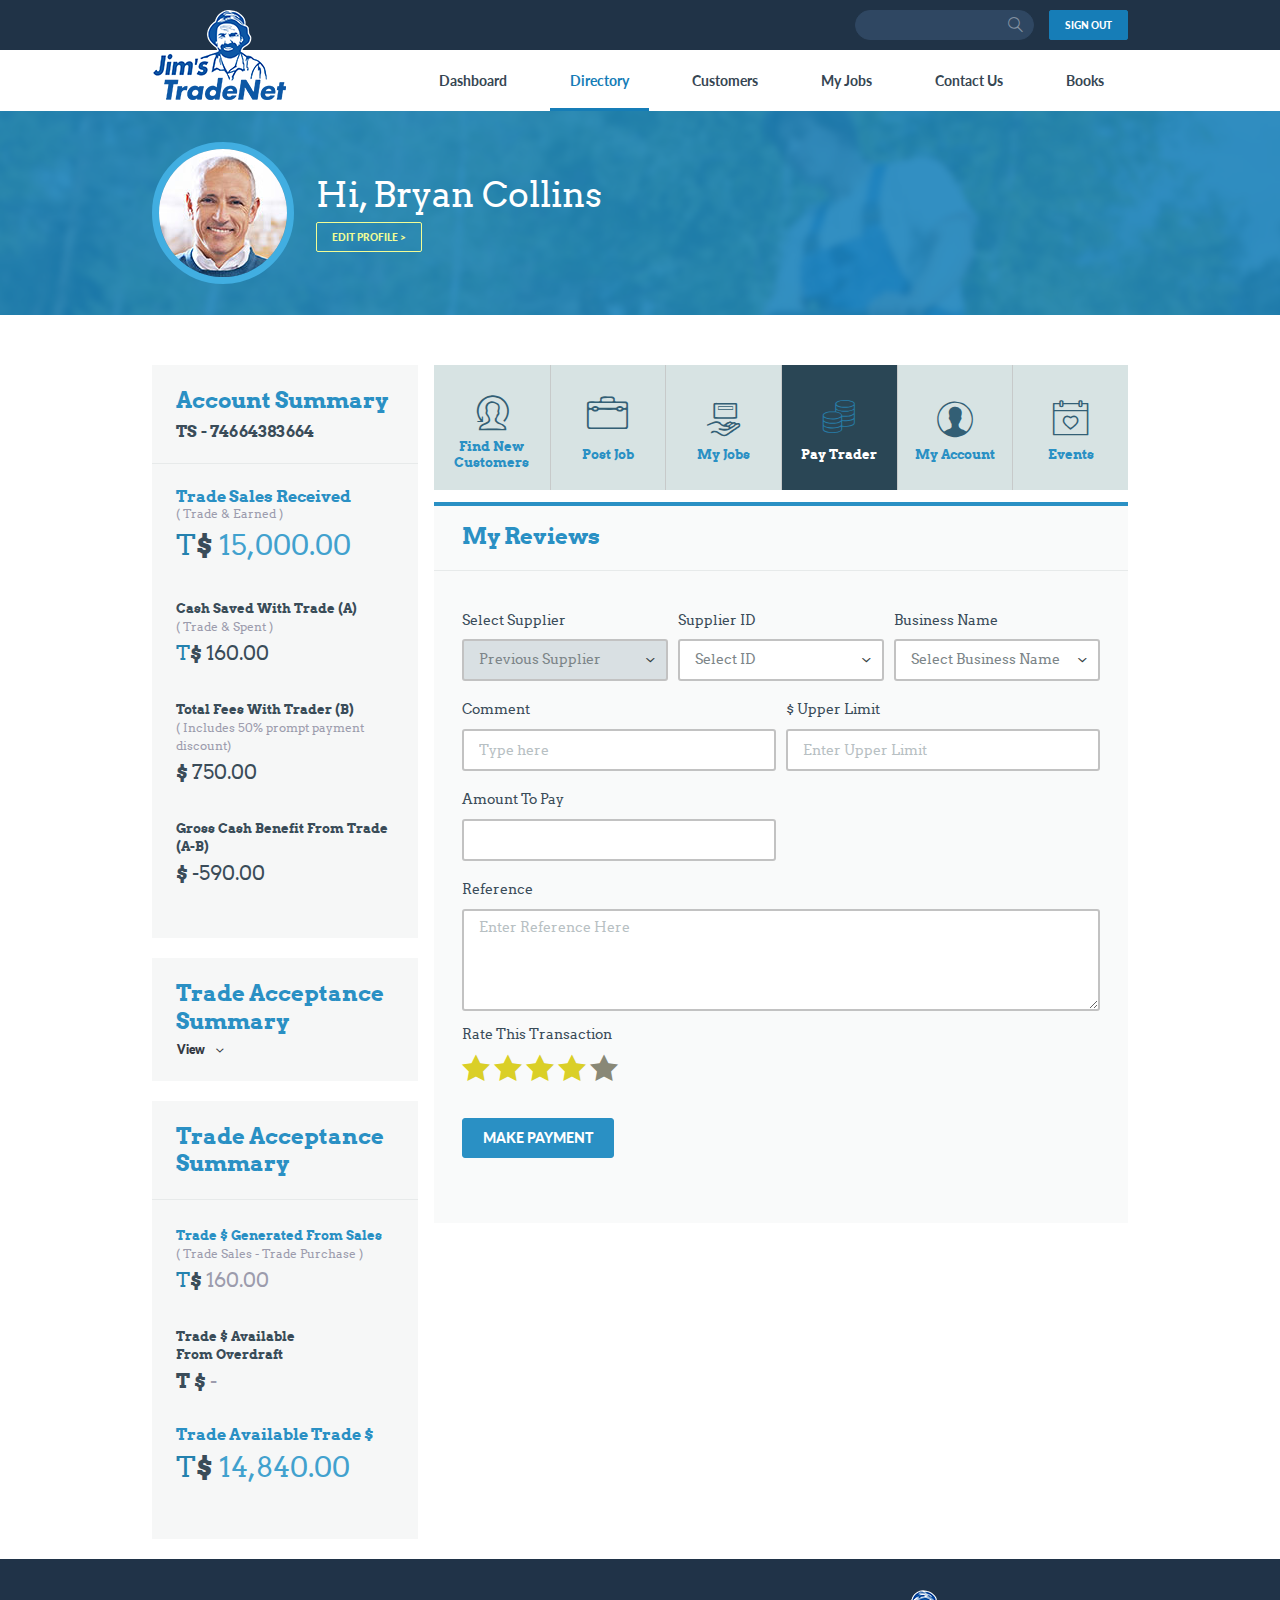
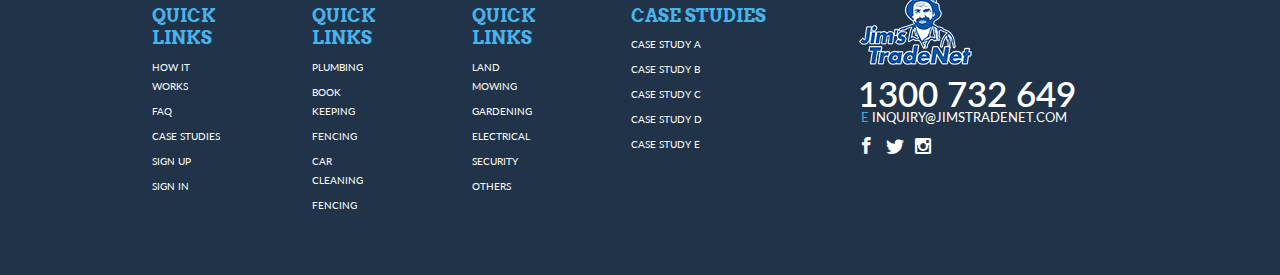
<file: make-payment.html>
<!DOCTYPE html>
<html lang="en">
<head>
	<title>Jim's TradeNet</title>
	<meta charset="utf-8">
	<meta name="viewport" content="width=device-width, initial-scale=1.0, maximum-scale=1.0, user-scalable=no">

	<link href="https://fonts.googleapis.com/css?family=Lato:400,400i,700,700i,900,900i" rel="stylesheet"> 
	<link rel="stylesheet" type="text/css" href="css/main.css">

</head>
<body>

<header class="main-header">
	<div class="main-header-top">
		<div class="container">
			<div class="logo-wrap">
				<a href="" class="logo">
					<img src="images/logo.png" alt="Jim's TradeNet">
				</a>
				<button class="button-menu"> <span></span> </button>
			</div>

			<a href="" class="btn btn-xs btn-blue-dark">SIGN OUT</a>
			<form class="search">
				<input type="text">
				<button type="submit"><i class="icon-search"></i></button>
			</form>
		</div>
	</div>
	<div class="container">
		<nav class="main-nav">
			<ul>
				<li>
					<a href="dashboard2.html">Dashboard</a>
				</li>
				<li class="current">
					<a href="Directory.html">Directory</a>
				</li>
				<li>
					<a href="">Customers</a>
				</li>
				<li>
					<a href="my-jobs.html">My Jobs</a>
				</li>
				<li>
					<a href="">Contact Us</a>
				</li>
				<li>
					<a href="">Books</a>
				</li>
			</ul>
			<ul class="visible-xs">
				<li>
					<a href="">
						Find New Customers
					</a>
				</li>
				<li>
					<a href="">
						Post Job
					</a>
				</li>
				<li>
					<a href="">
						Pay Trader
					</a>
				</li>
				<li>
					<a href="my-account.html">
						My Account
					</a>
				</li>
				<li>
					<a href="">
						Events
					</a>
				</li>
			</ul>
		</nav>
	</div>
</header>
<section class="opacity-block" style="background-image: url(images/banner-img.jpg);">
	<div class="bg-opacity-block">
		<div class="container">
			<div class="user-block">
				<img src="images/user-4.jpg" alt="">
			</div>
			<div class="user-block-text">
				<div>
					<div class="title-large">Hi, Bryan Collins</div>
					<a class="btn btn-xs btn-yellow-border" href="">EDIT PROFILE ></a>
				</div>
			</div>
		</div>
	</div>
</section>
<div class="container">
	<div class="two-column">
		<div class="main-content-column">
			<ul class="nav-tabs">
				<li>
					<a href="">
						<i class="icon-MyJobs10"></i>
						<span class="nav-tabs-title"><span>Find New Customers</span></span>
					</a>
				</li>
				<li>
					<a href="">
						<i class="icon-MyJobs2"></i>
						<span class="nav-tabs-title"><span>Post Job</span></span>
					</a>
				</li>
				<li>
					<a href="my-jobs.html">
						<i class="icon-MyJobs3"></i>
						<span class="nav-tabs-title"><span>My Jobs</span></span>
					</a>
				</li>
				<li class="active">
					<a href="">
						<i class="icon-2_png"></i>
						<span class="nav-tabs-title"><span>Pay Trader</span></span>
					</a>
				</li>
				<li>
					<a href="my-account.html">
						<i class="icon-MyJobs7"></i>
						<span class="nav-tabs-title"><span>My Account</span></span>
					</a>
				</li>
				<li>
					<a href="">
						<i class="icon-MyJobs5"></i>
						<span class="nav-tabs-title"><span>Events</span></span>
					</a>
				</li>
			</ul>

			<section class="border-block">
				<h1 class="h2 text-primary">My Reviews</h1>
				<div class="thin-line"></div>



				<form class="form-style">

					<div class="form-style-block">

						<div class="row">
							<div class="col4">
								<label>Select Supplier</label>
								<select class="select-style" disabled="">
									<option>Previous Supplier</option>
									<option>Previous Supplier2</option>
									<option>Previous Supplier3</option>
								</select>
							</div>
							<div class="col4">
								<label>Supplier ID</label>
								<select class="select-style">
									<option>Select ID </option>
									<option>Select ID2 </option>
									<option>Select ID3 </option>
								</select>
							</div>
							<div class="col4">
								<label>Business Name</label>
								<select class="select-style">
									<option>Select Business Name</option>
									<option>Select Business Name2</option>
									<option>Select Business Name3</option>
								</select>
							</div>
						</div>

						<div class="row">
							<div class="col6">
								<label>Comment</label>
								<input type="text" class="form-control" placeholder="Type here">
							</div>
							<div class="col6">
								<label>$ Upper Limit</label>
								<input type="text" class="form-control" placeholder="Enter Upper Limit">
							</div>
						</div>

						<div class="row">
							<div class="col6">
								<label>Amount To Pay</label>
								<input type="text" class="form-control">
							</div>
						</div>

						<div class="row">
							<div class="col12">
								<label>Reference</label>
								<textarea class="form-control" placeholder="Enter Reference Here"></textarea>
							</div>
						</div>

						<label>Rate This Transaction</label>
						<ul class="rating rating-big rating-light">
							<li class="active">
								<i class="icon-star-full"></i>
							</li>
							<li class="active">
								<i class="icon-star-full"></i>
							</li>
							<li class="active">
								<i class="icon-star-full"></i>
							</li>
							<li class="active">
								<i class="icon-star-full"></i>
							</li>
							<li>
								<i class="icon-star-full"></i>
							</li>
						</ul>
		

					</div>

					<button type="submit" class="btn btn-blue save">MAKE PAYMENT</button>
				</form>
			


			</section>
		</div>
		<aside class="left-column">
			<div class="column-block-style">
				<h3 class="h2 text-primary">Account Summary</h3>
				<div class="dark-text number-account">TS - 74664383664</div>
				<div class="thin-line"></div>
				<div class="h4 text-primary">Trade Sales Received</div>
				( Trade &amp; Earned )
				<div class="sum-large text-blue"><span class="dark-blue-text">T</span><b class="dark-text">$</b> 15,000.00</div>
				<div class="column-block">
					<div class="title-small dark-text">Cash Saved With Trade (A)</div>
					( Trade &amp; Spent )
					<div class="sum-medium"><span class="dark-blue-text">T</span><span class="dark-text"><b>$</b> 160.00</span></div>
				</div>
				<div class="column-block">
					<div class="title-small dark-text">Total Fees With Trader (B)</div>
					( Includes 50% prompt payment discount)
					<div class="sum-medium"><span class="dark-text"><b>$</b> 750.00</span></div>
				</div>
				<div class="column-block">
					<div class="title-small dark-text">Gross Cash Benefit From Trade (A-B)</div>
					<div class="sum-medium"><span class="dark-text"><b>$</b> -590.00</span></div>
				</div>
			</div>
			<div class="column-block-style">
				<h3 class="h2 text-primary">Trade Acceptance Summary</h3>
				<a href="" class="view"><span>View</span> <i class="icon-bottom"></i></a>
			</div>
			<div class="column-block-style">
				<h3 class="h2 text-primary">Trade Acceptance Summary</h3>
				<div class="thin-line"></div>
				<div class="column-block">
					<div class="title-small text-primary">Trade $ Generated From Sales</div>
					( Trade Sales - Trade Purchase )
					<div class="sum-medium"><span class="dark-blue-text">T</span><b class="dark-text">$</b> 160.00</div>
				</div>
				<div class="column-block">
					<div class="title-small dark-text">Trade $ Available<br> From Overdraft</div>
					<div class="sum-medium"><b class="dark-text">T $</b> -</div>
				</div>
				<h4 class="h4 text-primary">Trade Available Trade $</h4>
				<div class="sum-large text-blue"><span class="dark-blue-text">T</span><b class="dark-text">$</b> 14,840.00</div>
			</div>
		</aside>
	</div>
</div>
<footer class="main-footer">
	<div class="container clearfix">
		<div class="wrap-footer-lists clearfix">
			<div class="footer-list">
				<h6 class="h3">QUICK LINKS</h6>
				<ul>
					<li>
						<a href="">HOW IT WORKS</a>
					</li>
					<li>
						<a href="">FAQ</a>
					</li>
					<li>
						<a href="">CASE STUDIES</a>
					</li>
					<li>
						<a href="">SIGN UP</a>
					</li>
					<li>
						<a href="">SIGN IN</a>
					</li>
				</ul>
			</div>
			<div class="footer-list">
				<h6 class="h3">QUICK LINKS</h6>
				<ul>
					<li>
						<a href="">Plumbing</a>
					</li>
					<li>
						<a href="">Book Keeping</a>
					</li>
					<li>
						<a href="">Fencing</a>
					</li>
					<li>
						<a href="">CAR CLEANING</a>
					</li>
					<li>
						<a href="">FENCING</a>
					</li>
				</ul>
			</div>
			<div class="footer-list">
				<h6 class="h3">QUICK LINKS</h6>
				<ul>
					<li>
						<a href="">LAND MOWING</a>
					</li>
					<li>
						<a href="">GARDENING</a>
					</li>
					<li>
						<a href="">ELECTRICAL</a>
					</li>
					<li>
						<a href="">SECURITY</a>
					</li>
					<li>
						<a href="">OTHERS</a>
					</li>
				</ul>
			</div>
			<div class="footer-list">
				<h6 class="h3">CASE STUDIES</h6>
				<ul>
					<li>
						<a href="">CASE STUDY A</a>
					</li>
					<li>
						<a href="">CASE STUDY B</a>
					</li>
					<li>
						<a href="">CASE STUDY C</a>
					</li>
					<li>
						<a href="">CASE STUDY D</a>
					</li>
					<li>
						<a href="">CASE STUDY E</a>
					</li>
				</ul>
			</div>
		</div>
		<div class="footer-contacts">
			<a href="" class="footer-logo">
				<img src="images/footer-logo.png" alt="Jim's TradeNet">
			</a>
			<div class="phone">1300 732 649</div>
			<div class="mail">E <a href="">inquiry@jimstradenet.com</a></div>
			<ul class="social-icons clearfix">
				<li>
					<a href="">
						<i class="icon icon-facebook"></i>
					</a>
				</li><li>
					<a href="">
						<i class="icon icon-twitter"></i>
					</a>
				</li>
				<li>
					<a href="">
						<i class="icon icon-instagram"></i>
					</a>
				</li>
			</ul>
		</div>
	</div>
</footer>
<script type="text/javascript" src="https://code.jquery.com/jquery-3.1.1.min.js"></script>
<script type="text/javascript" src="js/jquery.ikSelect.min.js"></script>
<script type="text/javascript" src="js/slick.min.js"></script>
<script type="text/javascript" src="js/scripts.js"></script>

</body>
</html>
</file>
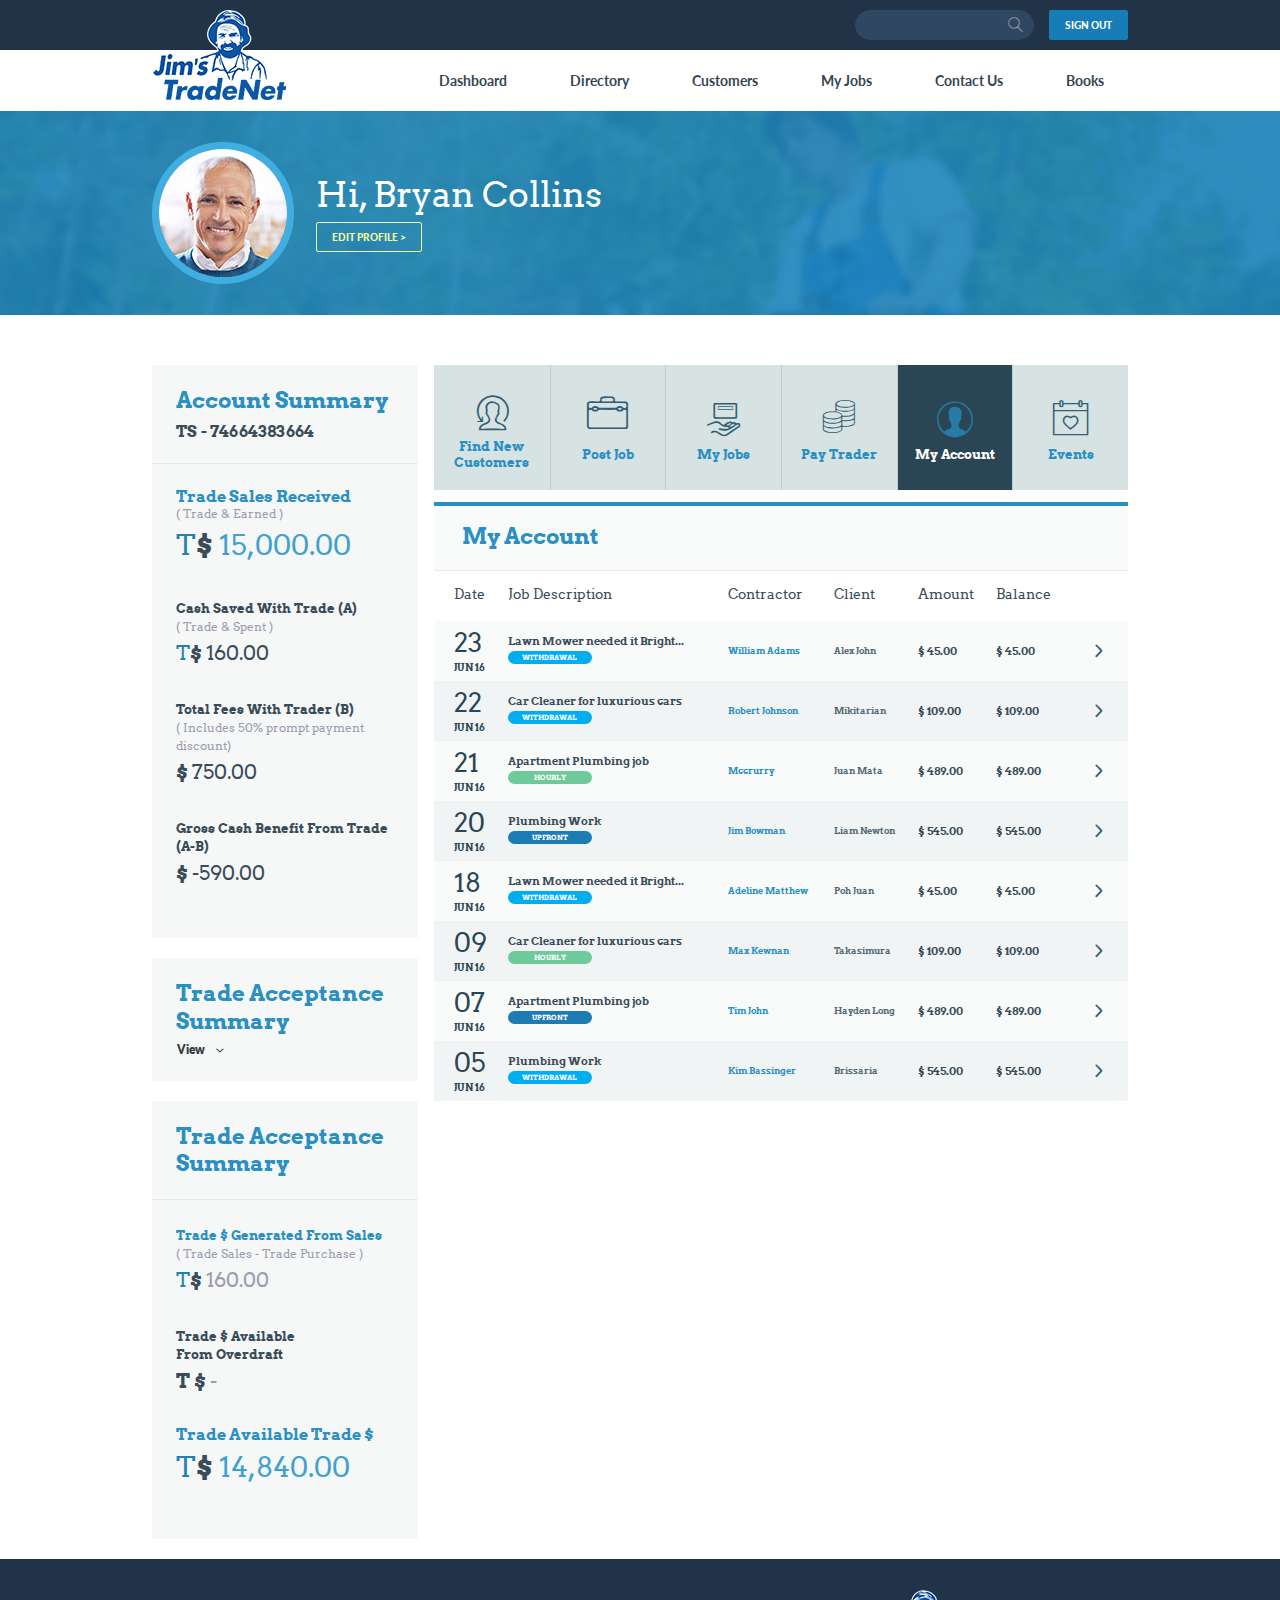
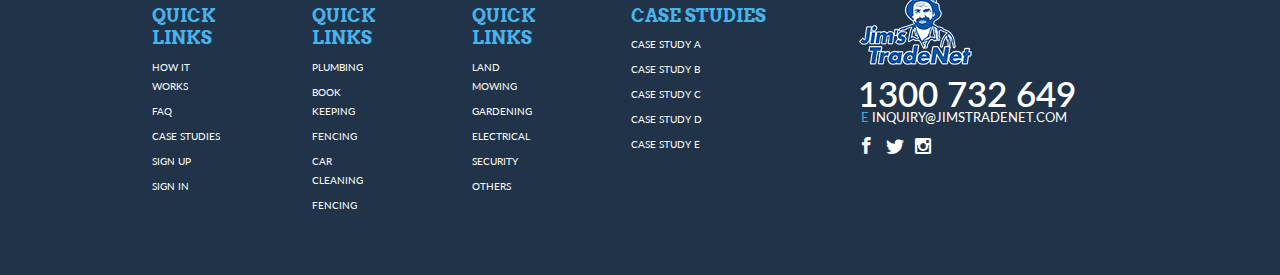
<file: my-account.html>
<!DOCTYPE html>
<html lang="en">
<head>
	<title>Jim's TradeNet</title>
	<meta charset="utf-8">
	<meta name="viewport" content="width=device-width, initial-scale=1.0, maximum-scale=1.0, user-scalable=no">

	<link href="https://fonts.googleapis.com/css?family=Lato:400,400i,700,700i,900,900i" rel="stylesheet"> 
	<link rel="stylesheet" type="text/css" href="css/main.css">

</head>
<body>

<header class="main-header">
	<div class="main-header-top">
		<div class="container">
			<div class="logo-wrap">
				<a href="" class="logo">
					<img src="images/logo.png" alt="Jim's TradeNet">
				</a>
				<button class="button-menu"> <span></span> </button>
			</div>

			<a href="" class="btn btn-xs btn-blue-dark">SIGN OUT</a>
			<form class="search">
				<input type="text">
				<button type="submit"><i class="icon-search"></i></button>
			</form>
		</div>
	</div>
	<div class="container">
		<nav class="main-nav">
			<ul>
				<li>
					<a href="dashboard2.html">Dashboard</a>
				</li>
				<li>
					<a href="Directory.html">Directory</a>
				</li>
				<li>
					<a href="">Customers</a>
				</li>
				<li>
					<a href="my-jobs.html">My Jobs</a>
				</li>
				<li>
					<a href="">Contact Us</a>
				</li>
				<li>
					<a href="">Books</a>
				</li>
			</ul>
			<ul class="visible-xs">
				<li>
					<a href="">
						Find New Customers
					</a>
				</li>
				<li>
					<a href="">
						Post Job
					</a>
				</li>
				<li>
					<a href="">
						Pay Trader
					</a>
				</li>
				<li class="current">
					<a href="my-account.html">
						My Account
					</a>
				</li>
				<li>
					<a href="">
						Events
					</a>
				</li>
			</ul>
		</nav>
	</div>
</header>
<section class="opacity-block" style="background-image: url(images/banner-img.jpg);">
	<div class="bg-opacity-block">
		<div class="container">
			<div class="user-block">
				<img src="images/user-4.jpg" alt="">
			</div>
			<div class="user-block-text">
				<div>
					<div class="title-large">Hi, Bryan Collins</div>
					<a class="btn btn-xs btn-yellow-border" href="">EDIT PROFILE ></a>
				</div>
			</div>
		</div>
	</div>
</section>
<div class="container">
	<div class="two-column">
		<div class="main-content-column">

			<ul class="nav-tabs">
				<li>
					<a href="">
						<i class="icon-MyJobs10"></i>
						<span class="nav-tabs-title"><span>Find New Customers</span></span>
					</a>
				</li>
				<li>
					<a href="">
						<i class="icon-MyJobs2"></i>
						<span class="nav-tabs-title"><span>Post Job</span></span>
					</a>
				</li>
				<li>
					<a href="my-jobs.html">
						<i class="icon-MyJobs3"></i>
						<span class="nav-tabs-title"><span>My Jobs</span></span>
					</a>
				</li>
				<li>
					<a href="">
						<i class="icon-2_png"></i>
						<span class="nav-tabs-title"><span>Pay Trader</span></span>
					</a>
				</li>
				<li class="active">
					<a href="">
						<i class="icon-MyJobs7"></i>
						<span class="nav-tabs-title"><span>My Account</span></span>
					</a>
				</li>
				<li>
					<a href="">
						<i class="icon-MyJobs5"></i>
						<span class="nav-tabs-title"><span>Events</span></span>
					</a>
				</li>
			</ul>

			<section class="border-block">
				<h1 class="h2 text-primary">My Account</h1>
				<div class="thin-line"></div>
				<div class="wrap-table-style">
					<div class="table-style table">
						<div class="thead">
							<div class="tr">
								<div class="th">Date</div>
								<div class="th">Job Description</div>
								<div class="th">Contractor</div>
								<div class="th">Client</div>
								<div class="th">Amount</div>
								<div class="th">Balance</div>
								<div class="th"></div>
							</div>
						</div>
						<div class="tbody">
							<a href="" class="tr">
								<div class="td">
									<div class="number-table">23</div>
									<div class="date-table">JUN 16</div>
								</div>
								<div class="td">
									<div class="h5">Lawn Mower needed it Bright...</div>
									<div class="posted-tag">
										<div class="tag" style="background: #00aeef;">WITHDRAWAL</div>
									</div>
								</div>
								<div class="td">
									<div class="h6 text-primary">William Adams</div>
								</div>
								<div class="td">
									<div class="h6">Alex John</div>
								</div>
								<div class="td">
									<div class="h5">$ 45.00</div>
								</div>
								<div class="td">
									<div class="h5">$ 45.00</div>
								</div>
								<div class="width-next-link td">
									<div class="next-link">
										<i class="icon-right"></i>
									</div>
								</div>
							</a>
							<a href="" class="tr">
								<div class="td">
									<div class="number-table">22</div>
									<div class="date-table">JUN 16</div>
								</div>
								<div class="td">
									<div class="h5">Car Cleaner for luxurious cars</div>
									<div class="posted-tag">
										<div class="tag" style="background: #00aeef;">WITHDRAWAL</div>
									</div>
								</div>
								<div class="td">
									<div class="h6 text-primary">Robert Johnson</div>
								</div>
								<div class="td">
									<div class="h6">Mikitarian</div>
								</div>
								<div class="td">
									<div class="h5">$ 109.00</div>
								</div>
								<div class="td">
									<div class="h5">$ 109.00</div>
								</div>
								<div class="width-next-link td">
									<div class="next-link">
										<i class="icon-right"></i>
									</div>
								</div>
							</a>
							<a href="" class="tr">
								<div class="td">
									<div class="number-table">21</div>
									<div class="date-table">JUN 16</div>
								</div>
								<div class="td">
									<div class="h5">Apartment Plumbing job</div>
									<div class="posted-tag">
										<div class="tag" style="background: #6ec99b;">HOURLY</div>
									</div>
								</div>
								<div class="td">
									<div class="h6 text-primary">Mccrurry</div>
								</div>
								<div class="td">
									<div class="h6">Juan Mata</div>
								</div>
								<div class="td">
									<div class="h5">$ 489.00</div>
								</div>
								<div class="td">
									<div class="h5">$ 489.00</div>
								</div>
								<div class="width-next-link td">
									<div class="next-link">
										<i class="icon-right"></i>
									</div>
								</div>
							</a>
							<a href="" class="tr">
								<div class="td">
									<div class="number-table">20</div>
									<div class="date-table">JUN 16</div>
								</div>
								<div class="td">
									<div class="h5">Plumbing Work</div>
									<div class="posted-tag">
										<div class="tag" style="background: #1d7cb3;">UPFRONT</div>
									</div>
								</div>
								<div class="td">
									<div class="h6 text-primary">Jim Bowman</div>
								</div>
								<div class="td">
									<div class="h6">Liam Newton</div>
								</div>
								<div class="td">
									<div class="h5">$ 545.00</div>
								</div>
								<div class="td">
									<div class="h5">$ 545.00</div>
								</div>
								<div class="width-next-link td">
									<div class="next-link">
										<i class="icon-right"></i>
									</div>
								</div>
							</a>
							<a href="" class="tr">
								<div class="td">
									<div class="number-table">18</div>
									<div class="date-table">JUN 16</div>
								</div>
								<div class="td">
									<div class="h5">Lawn Mower needed it Bright...</div>
									<div class="posted-tag">
										<div class="tag" style="background: #00aeef;">WITHDRAWAL</div>
									</div>
								</div>
								<div class="td">
									<div class="h6 text-primary">Adeline Matthew</div>
								</div>
								<div class="td">
									<div class="h6">Poh Juan</div>
								</div>
								<div class="td">
									<div class="h5">$ 45.00</div>
								</div>
								<div class="td">
									<div class="h5">$ 45.00</div>
								</div>
								<div class="width-next-link td">
									<div class="next-link">
										<i class="icon-right"></i>
									</div>
								</div>
							</a>
							<a href="" class="tr">
								<div class="td">
									<div class="number-table">09</div>
									<div class="date-table">JUN 16</div>
								</div>
								<div class="td">
									<div class="h5">Car Cleaner for luxurious cars</div>
									<div class="posted-tag">
										<div class="tag" style="background: #6ec99b;">HOURLY</div>
									</div>
								</div>
								<div class="td">
									<div class="h6 text-primary">Max Kewnan</div>
								</div>
								<div class="td">
									<div class="h6">Takasimura</div>
								</div>
								<div class="td">
									<div class="h5">$ 109.00</div>
								</div>
								<div class="td">
									<div class="h5">$ 109.00</div>
								</div>
								<div class="width-next-link td">
									<div class="next-link">
										<i class="icon-right"></i>
									</div>
								</div>
							</a>
							<a href="" class="tr">
								<div class="td">
									<div class="number-table">07</div>
									<div class="date-table">JUN 16</div>
								</div>
								<div class="td">
									<div class="h5">Apartment Plumbing job</div>
									<div class="posted-tag">
										<div class="tag" style="background: #1d7cb3;">UPFRONT</div>
									</div>
								</div>
								<div class="td">
									<div class="h6 text-primary">Tim John</div>
								</div>
								<div class="td">
									<div class="h6">Hayden Long</div>
								</div>
								<div class="td">
									<div class="h5">$ 489.00</div>
								</div>
								<div class="td">
									<div class="h5">$ 489.00</div>
								</div>
								<div class="width-next-link td">
									<div class="next-link">
										<i class="icon-right"></i>
									</div>
								</div>
							</a>
							<a href="" class="tr">
								<div class="td">
									<div class="number-table">05</div>
									<div class="date-table">JUN 16</div>
								</div>
								<div class="td">
									<div class="h5">Plumbing Work</div>
									<div class="posted-tag">
										<div class="tag" style="background: #00aeef;">WITHDRAWAL</div>
									</div>
								</div>
								<div class="td">
									<div class="h6 text-primary">Kim Bassinger</div>
								</div>
								<div class="td">
									<div class="h6">Brissaria</div>
								</div>
								<div class="td">
									<div class="h5">$ 545.00</div>
								</div>
								<div class="td">
									<div class="h5">$ 545.00</div>
								</div>
								<div class="width-next-link td">
									<div class="next-link">
										<i class="icon-right"></i>
									</div>
								</div>
							</a>
						</div>
					</div>
				</div>
			</section>

		</div>
		<aside class="left-column">
			<div class="column-block-style">
				<h3 class="h2 text-primary">Account Summary</h3>
				<div class="dark-text number-account">TS - 74664383664</div>
				<div class="thin-line"></div>
				<div class="h4 text-primary">Trade Sales Received</div>
				( Trade &amp; Earned )
				<div class="sum-large text-blue"><span class="dark-blue-text">T</span><b class="dark-text">$</b> 15,000.00</div>
				<div class="column-block">
					<div class="title-small dark-text">Cash Saved With Trade (A)</div>
					( Trade &amp; Spent )
					<div class="sum-medium"><span class="dark-blue-text">T</span><span class="dark-text"><b>$</b> 160.00</span></div>
				</div>
				<div class="column-block">
					<div class="title-small dark-text">Total Fees With Trader (B)</div>
					( Includes 50% prompt payment discount)
					<div class="sum-medium"><span class="dark-text"><b>$</b> 750.00</span></div>
				</div>
				<div class="column-block">
					<div class="title-small dark-text">Gross Cash Benefit From Trade (A-B)</div>
					<div class="sum-medium"><span class="dark-text"><b>$</b> -590.00</span></div>
				</div>
			</div>
			<div class="column-block-style">
				<h3 class="h2 text-primary">Trade Acceptance Summary</h3>
				<a href="" class="view"><span>View</span> <i class="icon-bottom"></i></a>
			</div>
			<div class="column-block-style">
				<h3 class="h2 text-primary">Trade Acceptance Summary</h3>
				<div class="thin-line"></div>
				<div class="column-block">
					<div class="title-small text-primary">Trade $ Generated From Sales</div>
					( Trade Sales - Trade Purchase )
					<div class="sum-medium"><span class="dark-blue-text">T</span><b class="dark-text">$</b> 160.00</div>
				</div>
				<div class="column-block">
					<div class="title-small dark-text">Trade $ Available<br> From Overdraft</div>
					<div class="sum-medium"><b class="dark-text">T $</b> -</div>
				</div>
				<h4 class="h4 text-primary">Trade Available Trade $</h4>
				<div class="sum-large text-blue"><span class="dark-blue-text">T</span><b class="dark-text">$</b> 14,840.00</div>
			</div>
		</aside>
	</div>
	</div>
</div>
<footer class="main-footer">
	<div class="container clearfix">
		<div class="wrap-footer-lists clearfix">
			<div class="footer-list">
				<h6 class="h3">QUICK LINKS</h6>
				<ul>
					<li>
						<a href="">HOW IT WORKS</a>
					</li>
					<li>
						<a href="">FAQ</a>
					</li>
					<li>
						<a href="">CASE STUDIES</a>
					</li>
					<li>
						<a href="">SIGN UP</a>
					</li>
					<li>
						<a href="">SIGN IN</a>
					</li>
				</ul>
			</div>
			<div class="footer-list">
				<h6 class="h3">QUICK LINKS</h6>
				<ul>
					<li>
						<a href="">Plumbing</a>
					</li>
					<li>
						<a href="">Book Keeping</a>
					</li>
					<li>
						<a href="">Fencing</a>
					</li>
					<li>
						<a href="">CAR CLEANING</a>
					</li>
					<li>
						<a href="">FENCING</a>
					</li>
				</ul>
			</div>
			<div class="footer-list">
				<h6 class="h3">QUICK LINKS</h6>
				<ul>
					<li>
						<a href="">LAND MOWING</a>
					</li>
					<li>
						<a href="">GARDENING</a>
					</li>
					<li>
						<a href="">ELECTRICAL</a>
					</li>
					<li>
						<a href="">SECURITY</a>
					</li>
					<li>
						<a href="">OTHERS</a>
					</li>
				</ul>
			</div>
			<div class="footer-list">
				<h6 class="h3">CASE STUDIES</h6>
				<ul>
					<li>
						<a href="">CASE STUDY A</a>
					</li>
					<li>
						<a href="">CASE STUDY B</a>
					</li>
					<li>
						<a href="">CASE STUDY C</a>
					</li>
					<li>
						<a href="">CASE STUDY D</a>
					</li>
					<li>
						<a href="">CASE STUDY E</a>
					</li>
				</ul>
			</div>
		</div>
		<div class="footer-contacts">
			<a href="" class="footer-logo">
				<img src="images/footer-logo.png" alt="Jim's TradeNet">
			</a>
			<div class="phone">1300 732 649</div>
			<div class="mail">E <a href="">inquiry@jimstradenet.com</a></div>
			<ul class="social-icons clearfix">
				<li>
					<a href="">
						<i class="icon icon-facebook"></i>
					</a>
				</li><li>
					<a href="">
						<i class="icon icon-twitter"></i>
					</a>
				</li>
				<li>
					<a href="">
						<i class="icon icon-instagram"></i>
					</a>
				</li>
			</ul>
		</div>
	</div>
</footer>
<script type="text/javascript" src="https://code.jquery.com/jquery-3.1.1.min.js"></script>
<script type="text/javascript" src="js/jquery.ikSelect.min.js"></script>
<script type="text/javascript" src="js/slick.min.js"></script>
<script type="text/javascript" src="js/scripts.js"></script>

</body>
</html>
</file>
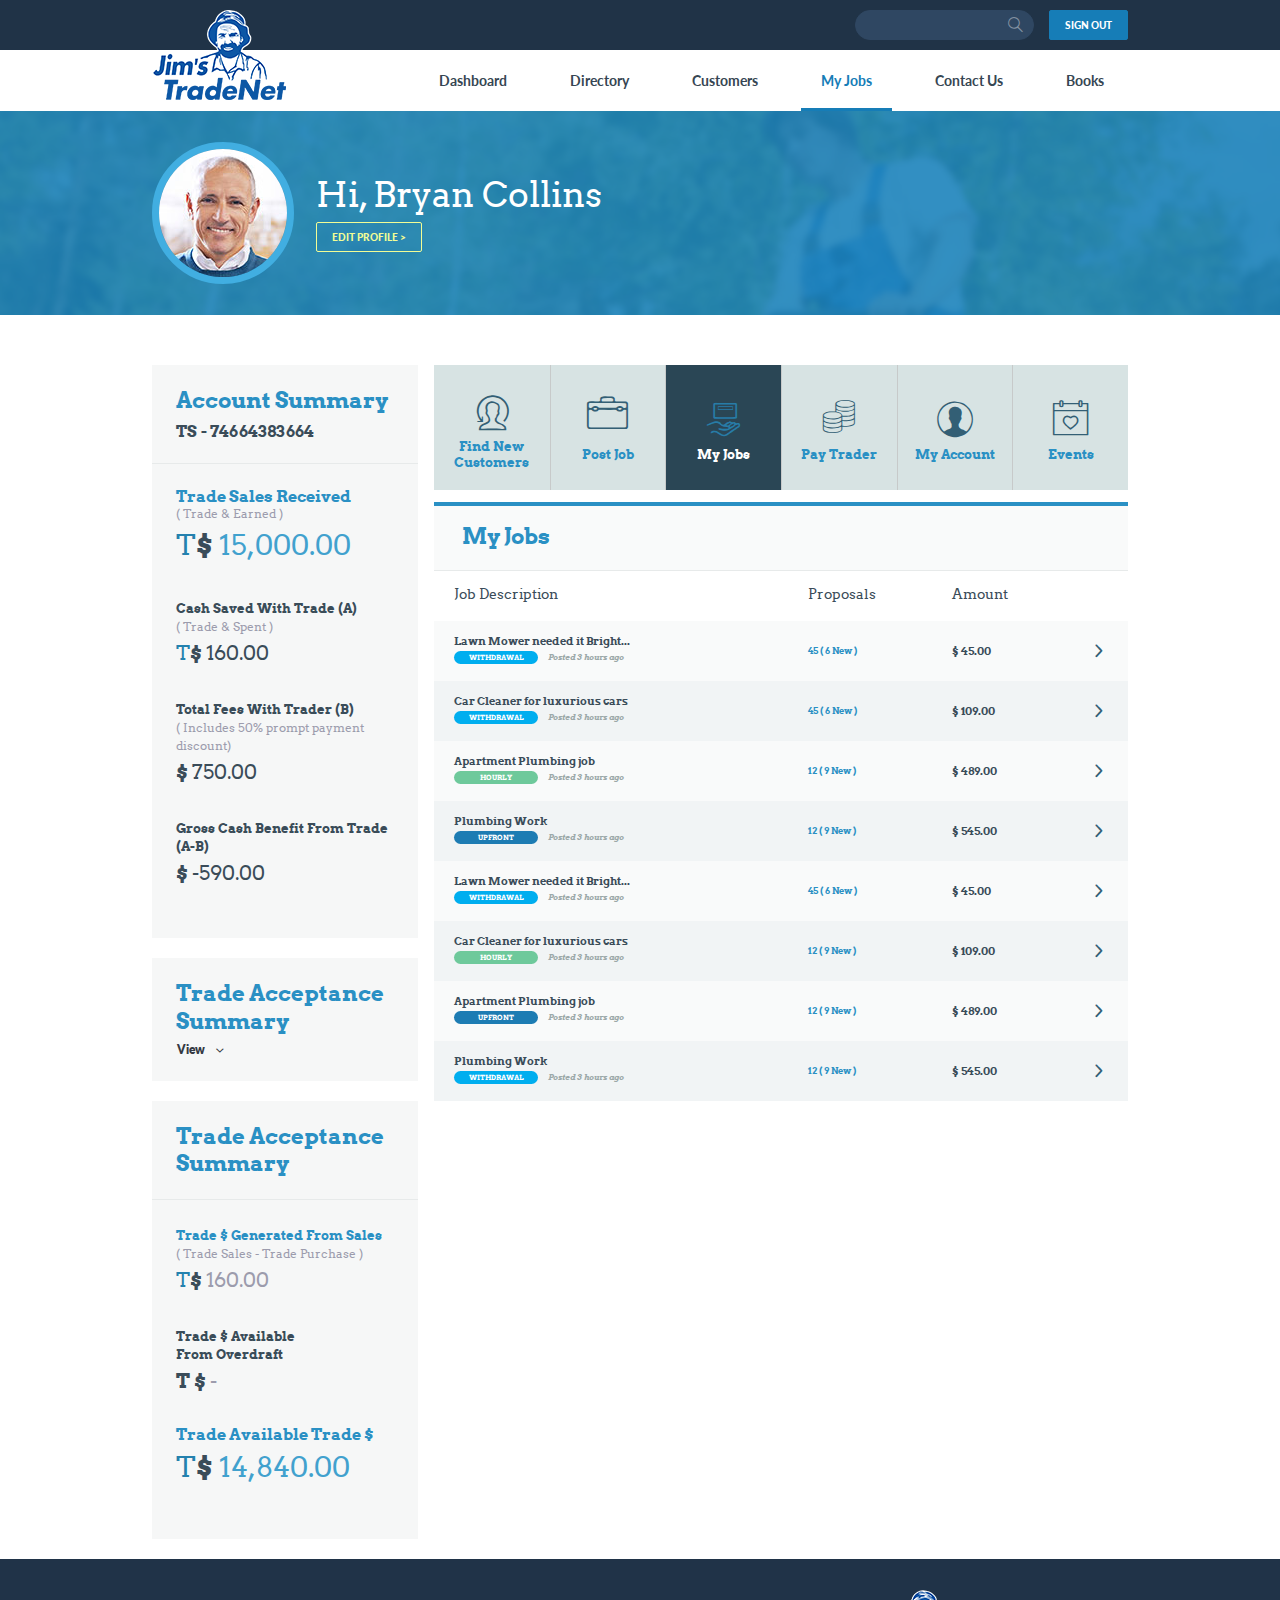
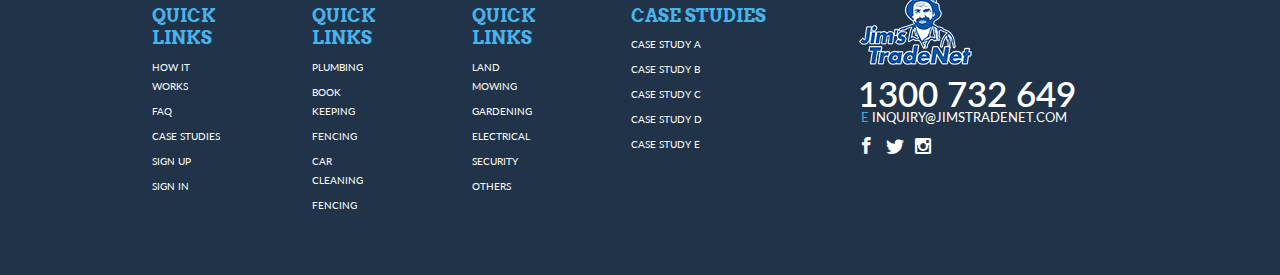
<file: my-jobs.html>
<!DOCTYPE html>
<html lang="en">
<head>
	<title>Jim's TradeNet</title>
	<meta charset="utf-8">
	<meta name="viewport" content="width=device-width, initial-scale=1.0, maximum-scale=1.0, user-scalable=no">

	<link href="https://fonts.googleapis.com/css?family=Lato:400,400i,700,700i,900,900i" rel="stylesheet"> 
	<link rel="stylesheet" type="text/css" href="css/main.css">

</head>
<body>

<header class="main-header">
	<div class="main-header-top">
		<div class="container">
			<div class="logo-wrap">
				<a href="" class="logo">
					<img src="images/logo.png" alt="Jim's TradeNet">
				</a>
				<button class="button-menu"> <span></span> </button>
			</div>

			<a href="" class="btn btn-xs btn-blue-dark">SIGN OUT</a>
			<form class="search">
				<input type="text">
				<button type="submit"><i class="icon-search"></i></button>
			</form>
		</div>
	</div>
	<div class="container">
		<nav class="main-nav">
			<ul>
				<li>
					<a href="dashboard2.html">Dashboard</a>
				</li>
				<li>
					<a href="Directory.html">Directory</a>
				</li>
				<li>
					<a href="">Customers</a>
				</li>
				<li class="current">
					<a href="my-jobs.html">My Jobs</a>
				</li>
				<li>
					<a href="">Contact Us</a>
				</li>
				<li>
					<a href="">Books</a>
				</li>
			</ul>
			<ul class="visible-xs">
				<li>
					<a href="">
						Find New Customers
					</a>
				</li>
				<li>
					<a href="">
						Post Job
					</a>
				</li>
				<li>
					<a href="">
						Pay Trader
					</a>
				</li>
				<li>
					<a href="my-account.html">
						My Account
					</a>
				</li>
				<li>
					<a href="">
						Events
					</a>
				</li>
			</ul>
		</nav>
	</div>
</header>
<section class="opacity-block" style="background-image: url(images/banner-img.jpg);">
	<div class="bg-opacity-block">
		<div class="container">
			<div class="user-block">
				<img src="images/user-4.jpg" alt="">
			</div>
			<div class="user-block-text">
				<div>
					<div class="title-large">Hi, Bryan Collins</div>
					<a class="btn btn-xs btn-yellow-border" href="">EDIT PROFILE ></a>
				</div>
			</div>
		</div>
	</div>
</section>
<div class="container">
	<div class="two-column">
		<div class="main-content-column">

			<ul class="nav-tabs">
				<li>
					<a href="">
						<i class="icon-MyJobs10"></i>
						<span class="nav-tabs-title"><span>Find New Customers</span></span>
					</a>
				</li>
				<li>
					<a href="">
						<i class="icon-MyJobs2"></i>
						<span class="nav-tabs-title"><span>Post Job</span></span>
					</a>
				</li>
				<li class="active">
					<a href="my-jobs.html">
						<i class="icon-MyJobs3"></i>
						<span class="nav-tabs-title"><span>My Jobs</span></span>
					</a>
				</li>
				<li>
					<a href="">
						<i class="icon-2_png"></i>
						<span class="nav-tabs-title"><span>Pay Trader</span></span>
					</a>
				</li>
				<li>
					<a href="my-account.html">
						<i class="icon-MyJobs7"></i>
						<span class="nav-tabs-title"><span>My Account</span></span>
					</a>
				</li>
				<li>
					<a href="">
						<i class="icon-MyJobs5"></i>
						<span class="nav-tabs-title"><span>Events</span></span>
					</a>
				</li>
			</ul>

			<section class="border-block">
				<h1 class="h2 text-primary">My Jobs</h1>
				<div class="thin-line"></div>
				<div class="wrap-table-style">
					<div class="table-style table">
						<div class="thead">
							<div class="tr">
								<div class="th">Job Description</div>
								<div class="th">Proposals</div>
								<div class="th">Amount</div>
								<div class="th"></div>
							</div>
						</div>
						<div class="tbody">
							<a href="" class="tr">
								<div class="td">
									<div class="h5">Lawn Mower needed it Bright...</div>
									<div class="posted-tag">
										<div class="tag" style="background: #00aeef;">WITHDRAWAL</div>
										<div class="posted">Posted 3 hours ago</div>
									</div>
								</div>
								<div class="td">
									<div class="h6 text-primary">45 ( 6 New )</div>
								</div>
								<div class="td">
									<div class="h5">$ 45.00</div>
								</div>
								<div class="width-next-link td">
									<div class="next-link">
										<i class="icon-right"></i>
									</div>
								</div>
							</a>
							<a href="" class="tr">
								<div class="td">
									<div class="h5">Car Cleaner for luxurious cars</div>
									<div class="posted-tag">
										<div class="tag" style="background: #00aeef;">WITHDRAWAL</div>
										<div class="posted">Posted 3 hours ago</div>
									</div>
								</div>
								<div class="td">
									<div class="h6 text-primary">45 ( 6 New )</div>
								</div>
								<div class="td">
									<div class="h5">$ 109.00</div>
								</div>
								<div class="width-next-link td">
									<div class="next-link">
										<i class="icon-right"></i>
									</div>
								</div>
							</a>
							<a href="" class="tr">
								<div class="td">
									<div class="h5">Apartment Plumbing job</div>
									<div class="posted-tag">
										<div class="tag" style="background: #6ec99b;">HOURLY</div>
										<div class="posted">Posted 3 hours ago</div>
									</div>
								</div>
								<div class="td">
									<div class="h6 text-primary">12 ( 9 New )</div>
								</div>
								<div class="td">
									<div class="h5">$ 489.00</div>
								</div>
								<div class="width-next-link td">
									<div class="next-link">
										<i class="icon-right"></i>
									</div>
								</div>
							</a>
							<a href="" class="tr">
								<div class="td">
									<div class="h5">Plumbing Work</div>
									<div class="posted-tag">
										<div class="tag" style="background: #1d7cb3;">UPFRONT</div>
										<div class="posted">Posted 3 hours ago</div>
									</div>
								</div>
								<div class="td">
									<div class="h6 text-primary">12 ( 9 New )</div>
								</div>
								<div class="td">
									<div class="h5">$ 545.00</div>
								</div>
								<div class="width-next-link td">
									<div class="next-link">
										<i class="icon-right"></i>
									</div>
								</div>
							</a>
							<a href="" class="tr">
								<div class="td">
									<div class="h5">Lawn Mower needed it Bright...</div>
									<div class="posted-tag">
										<div class="tag" style="background: #00aeef;">WITHDRAWAL</div>
										<div class="posted">Posted 3 hours ago</div>
									</div>
								</div>
								<div class="td">
									<div class="h6 text-primary">45 ( 6 New )</div>
								</div>
								<div class="td">
									<div class="h5">$ 45.00</div>
								</div>
								<div class="width-next-link td">
									<div class="next-link">
										<i class="icon-right"></i>
									</div>
								</div>
							</a>
							<a href="" class="tr">
								<div class="td">
									<div class="h5">Car Cleaner for luxurious cars</div>
									<div class="posted-tag">
										<div class="tag" style="background: #6ec99b;">HOURLY</div>
										<div class="posted">Posted 3 hours ago</div>
									</div>
								</div>
								<div class="td">
									<div class="h6 text-primary">12 ( 9 New )</div>
								</div>
								<div class="td">
									<div class="h5">$ 109.00</div>
								</div>
								<div class="width-next-link td">
									<div class="next-link">
										<i class="icon-right"></i>
									</div>
								</div>
							</a>
							<a href="" class="tr">
								<div class="td">
									<div class="h5">Apartment Plumbing job</div>
									<div class="posted-tag">
										<div class="tag" style="background: #1d7cb3;">UPFRONT</div>
										<div class="posted">Posted 3 hours ago</div>
									</div>
								</div>
								<div class="td">
									<div class="h6 text-primary">12 ( 9 New )</div>
								</div>
								<div class="td">
									<div class="h5">$ 489.00</div>
								</div>
								<div class="width-next-link td">
									<div class="next-link">
										<i class="icon-right"></i>
									</div>
								</div>
							</a>
							<a href="" class="tr">
								<div class="td">
									<div class="h5">Plumbing Work</div>
									<div class="posted-tag">
										<div class="tag" style="background: #00aeef;">WITHDRAWAL</div>
										<div class="posted">Posted 3 hours ago</div>
									</div>
								</div>
								<div class="td">
									<div class="h6 text-primary">12 ( 9 New )</div>
								</div>
								<div class="td">
									<div class="h5">$ 545.00</div>
								</div>
								<div class="width-next-link td">
									<div class="next-link">
										<i class="icon-right"></i>
									</div>
								</div>
							</a>
						</div>
					</div>
				</div>
			</section>

		</div>
		<aside class="left-column">
			<div class="column-block-style">
				<h3 class="h2 text-primary">Account Summary</h3>
				<div class="dark-text number-account">TS - 74664383664</div>
				<div class="thin-line"></div>
				<div class="h4 text-primary">Trade Sales Received</div>
				( Trade &amp; Earned )
				<div class="sum-large text-blue"><span class="dark-blue-text">T</span><b class="dark-text">$</b> 15,000.00</div>
				<div class="column-block">
					<div class="title-small dark-text">Cash Saved With Trade (A)</div>
					( Trade &amp; Spent )
					<div class="sum-medium"><span class="dark-blue-text">T</span><span class="dark-text"><b>$</b> 160.00</span></div>
				</div>
				<div class="column-block">
					<div class="title-small dark-text">Total Fees With Trader (B)</div>
					( Includes 50% prompt payment discount)
					<div class="sum-medium"><span class="dark-text"><b>$</b> 750.00</span></div>
				</div>
				<div class="column-block">
					<div class="title-small dark-text">Gross Cash Benefit From Trade (A-B)</div>
					<div class="sum-medium"><span class="dark-text"><b>$</b> -590.00</span></div>
				</div>
			</div>
			<div class="column-block-style">
				<h3 class="h2 text-primary">Trade Acceptance Summary</h3>
				<a href="" class="view"><span>View</span> <i class="icon-bottom"></i></a>
			</div>
			<div class="column-block-style">
				<h3 class="h2 text-primary">Trade Acceptance Summary</h3>
				<div class="thin-line"></div>
				<div class="column-block">
					<div class="title-small text-primary">Trade $ Generated From Sales</div>
					( Trade Sales - Trade Purchase )
					<div class="sum-medium"><span class="dark-blue-text">T</span><b class="dark-text">$</b> 160.00</div>
				</div>
				<div class="column-block">
					<div class="title-small dark-text">Trade $ Available<br> From Overdraft</div>
					<div class="sum-medium"><b class="dark-text">T $</b> -</div>
				</div>
				<h4 class="h4 text-primary">Trade Available Trade $</h4>
				<div class="sum-large text-blue"><span class="dark-blue-text">T</span><b class="dark-text">$</b> 14,840.00</div>
			</div>
		</aside>
	</div>
	</div>
</div>
<footer class="main-footer">
	<div class="container clearfix">
		<div class="wrap-footer-lists clearfix">
			<div class="footer-list">
				<h6 class="h3">QUICK LINKS</h6>
				<ul>
					<li>
						<a href="">HOW IT WORKS</a>
					</li>
					<li>
						<a href="">FAQ</a>
					</li>
					<li>
						<a href="">CASE STUDIES</a>
					</li>
					<li>
						<a href="">SIGN UP</a>
					</li>
					<li>
						<a href="">SIGN IN</a>
					</li>
				</ul>
			</div>
			<div class="footer-list">
				<h6 class="h3">QUICK LINKS</h6>
				<ul>
					<li>
						<a href="">Plumbing</a>
					</li>
					<li>
						<a href="">Book Keeping</a>
					</li>
					<li>
						<a href="">Fencing</a>
					</li>
					<li>
						<a href="">CAR CLEANING</a>
					</li>
					<li>
						<a href="">FENCING</a>
					</li>
				</ul>
			</div>
			<div class="footer-list">
				<h6 class="h3">QUICK LINKS</h6>
				<ul>
					<li>
						<a href="">LAND MOWING</a>
					</li>
					<li>
						<a href="">GARDENING</a>
					</li>
					<li>
						<a href="">ELECTRICAL</a>
					</li>
					<li>
						<a href="">SECURITY</a>
					</li>
					<li>
						<a href="">OTHERS</a>
					</li>
				</ul>
			</div>
			<div class="footer-list">
				<h6 class="h3">CASE STUDIES</h6>
				<ul>
					<li>
						<a href="">CASE STUDY A</a>
					</li>
					<li>
						<a href="">CASE STUDY B</a>
					</li>
					<li>
						<a href="">CASE STUDY C</a>
					</li>
					<li>
						<a href="">CASE STUDY D</a>
					</li>
					<li>
						<a href="">CASE STUDY E</a>
					</li>
				</ul>
			</div>
		</div>
		<div class="footer-contacts">
			<a href="" class="footer-logo">
				<img src="images/footer-logo.png" alt="Jim's TradeNet">
			</a>
			<div class="phone">1300 732 649</div>
			<div class="mail">E <a href="">inquiry@jimstradenet.com</a></div>
			<ul class="social-icons clearfix">
				<li>
					<a href="">
						<i class="icon icon-facebook"></i>
					</a>
				</li><li>
					<a href="">
						<i class="icon icon-twitter"></i>
					</a>
				</li>
				<li>
					<a href="">
						<i class="icon icon-instagram"></i>
					</a>
				</li>
			</ul>
		</div>
	</div>
</footer>
<script type="text/javascript" src="https://code.jquery.com/jquery-3.1.1.min.js"></script>
<script type="text/javascript" src="js/jquery.ikSelect.min.js"></script>
<script type="text/javascript" src="js/slick.min.js"></script>
<script type="text/javascript" src="js/scripts.js"></script>

</body>
</html>
</file>
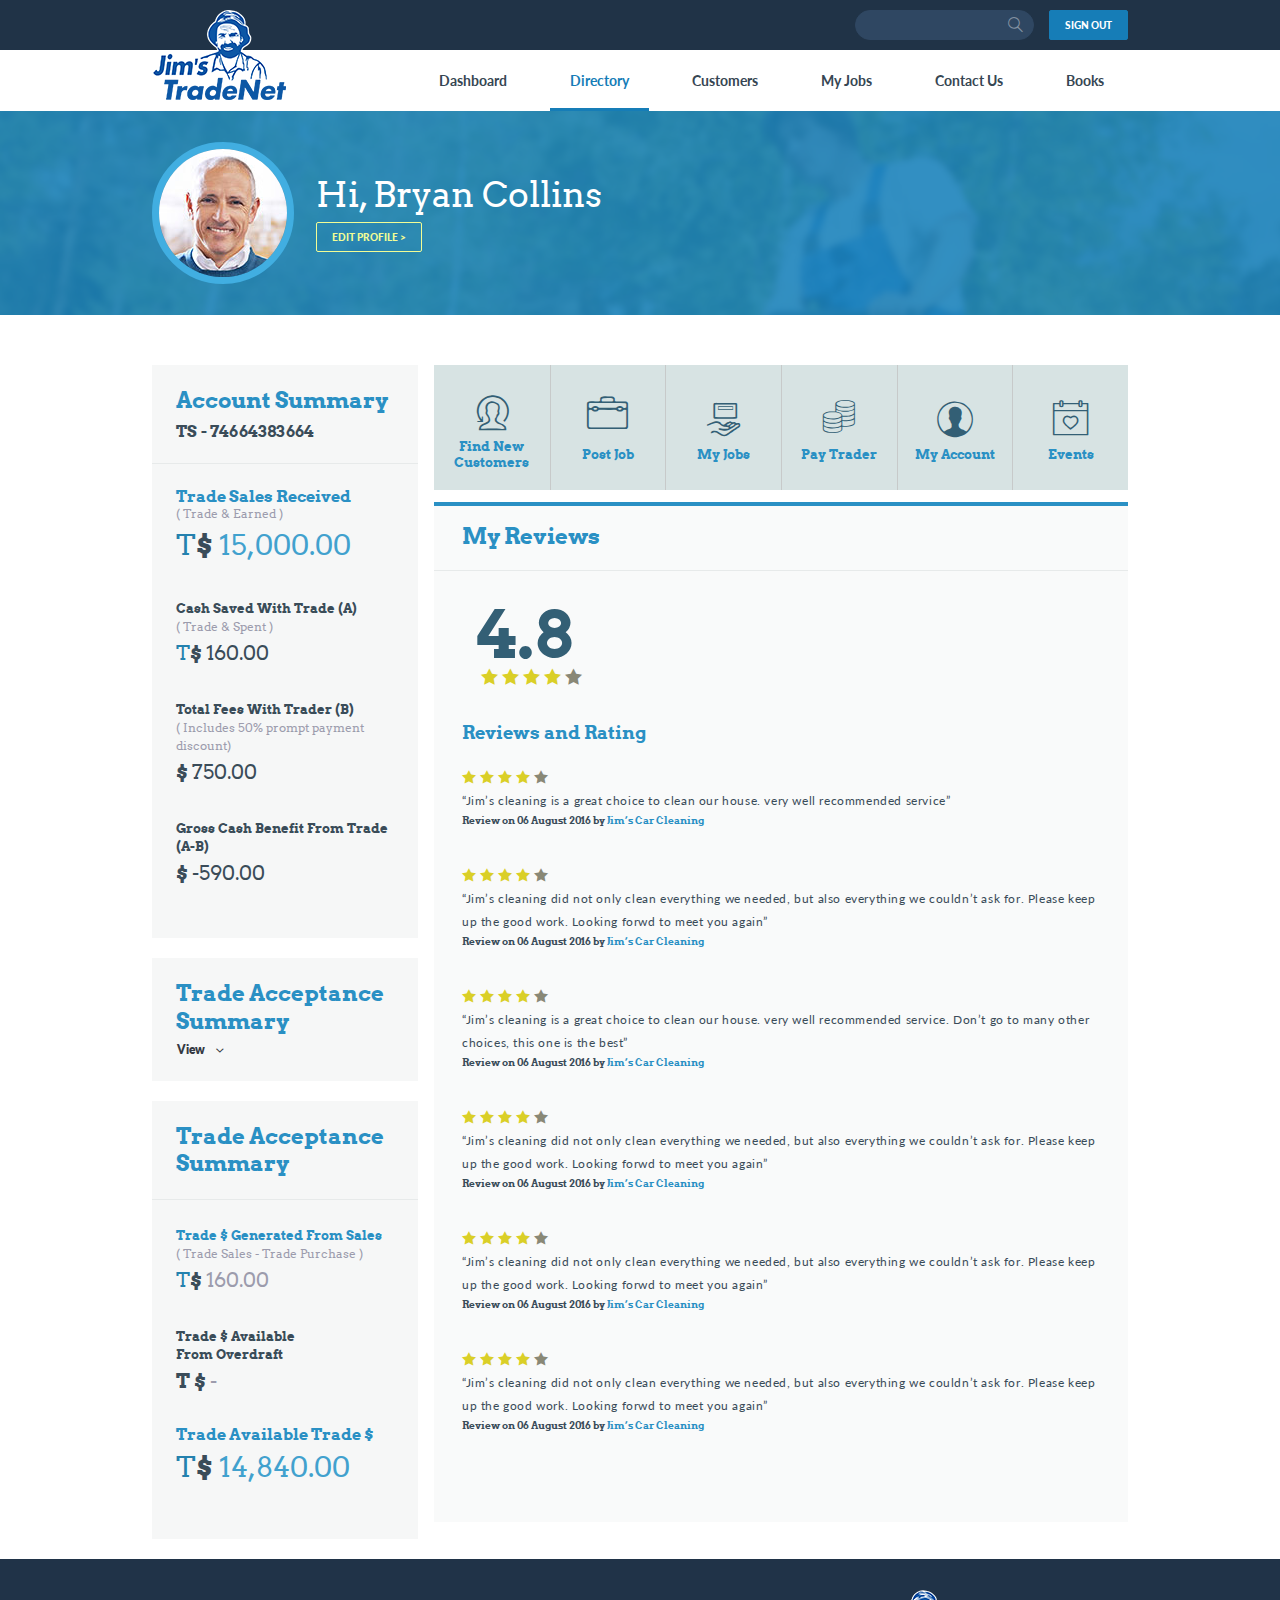
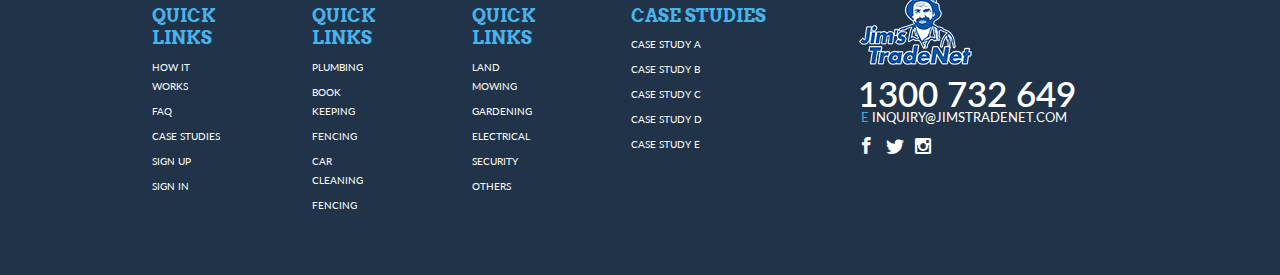
<file: my-reviews.html>
<!DOCTYPE html>
<html lang="en">
<head>
	<title>Jim's TradeNet</title>
	<meta charset="utf-8">
	<meta name="viewport" content="width=device-width, initial-scale=1.0, maximum-scale=1.0, user-scalable=no">

	<link href="https://fonts.googleapis.com/css?family=Lato:400,400i,700,700i,900,900i" rel="stylesheet"> 
	<link rel="stylesheet" type="text/css" href="css/main.css">

</head>
<body>

<header class="main-header">
	<div class="main-header-top">
		<div class="container">
			<div class="logo-wrap">
				<a href="" class="logo">
					<img src="images/logo.png" alt="Jim's TradeNet">
				</a>
				<button class="button-menu"> <span></span> </button>
			</div>

			<a href="" class="btn btn-xs btn-blue-dark">SIGN OUT</a>
			<form class="search">
				<input type="text">
				<button type="submit"><i class="icon-search"></i></button>
			</form>
		</div>
	</div>
	<div class="container">
		<nav class="main-nav">
			<ul>
				<li>
					<a href="dashboard2.html">Dashboard</a>
				</li>
				<li class="current">
					<a href="Directory.html">Directory</a>
				</li>
				<li>
					<a href="">Customers</a>
				</li>
				<li>
					<a href="my-jobs.html">My Jobs</a>
				</li>
				<li>
					<a href="">Contact Us</a>
				</li>
				<li>
					<a href="">Books</a>
				</li>
			</ul>
			<ul class="visible-xs">
				<li>
					<a href="">
						Find New Customers
					</a>
				</li>
				<li>
					<a href="">
						Post Job
					</a>
				</li>
				<li>
					<a href="">
						Pay Trader
					</a>
				</li>
				<li>
					<a href="my-account.html">
						My Account
					</a>
				</li>
				<li>
					<a href="">
						Events
					</a>
				</li>
			</ul>
		</nav>
	</div>
</header>
<section class="opacity-block" style="background-image: url(images/banner-img.jpg);">
	<div class="bg-opacity-block">
		<div class="container">
			<div class="user-block">
				<img src="images/user-4.jpg" alt="">
			</div>
			<div class="user-block-text">
				<div>
					<div class="title-large">Hi, Bryan Collins</div>
					<a class="btn btn-xs btn-yellow-border" href="">EDIT PROFILE ></a>
				</div>
			</div>
		</div>
	</div>
</section>
<div class="container">
	<div class="two-column">
		<div class="main-content-column">
			<ul class="nav-tabs">
				<li>
					<a href="">
						<i class="icon-MyJobs10"></i>
						<span class="nav-tabs-title"><span>Find New Customers</span></span>
					</a>
				</li>
				<li>
					<a href="">
						<i class="icon-MyJobs2"></i>
						<span class="nav-tabs-title"><span>Post Job</span></span>
					</a>
				</li>
				<li>
					<a href="my-jobs.html">
						<i class="icon-MyJobs3"></i>
						<span class="nav-tabs-title"><span>My Jobs</span></span>
					</a>
				</li>
				<li>
					<a href="">
						<i class="icon-2_png"></i>
						<span class="nav-tabs-title"><span>Pay Trader</span></span>
					</a>
				</li>
				<li>
					<a href="my-account.html">
						<i class="icon-MyJobs7"></i>
						<span class="nav-tabs-title"><span>My Account</span></span>
					</a>
				</li>
				<li>
					<a href="">
						<i class="icon-MyJobs5"></i>
						<span class="nav-tabs-title"><span>Events</span></span>
					</a>
				</li>
			</ul>

			<section class="border-block">
				<h1 class="h2 text-primary">My Reviews</h1>
				<div class="thin-line"></div>
				<div class="rating-block">
					<div class="rating-number">4.8</div>
					<ul class="rating rating-light">
						<li class="active">
							<i class="icon-star-full"></i>
						</li>
						<li class="active">
							<i class="icon-star-full"></i>
						</li>
						<li class="active">
							<i class="icon-star-full"></i>
						</li>
						<li class="active">
							<i class="icon-star-full"></i>
						</li>
						<li>
							<i class="icon-star-full"></i>
						</li>
					</ul>
				</div>
				<section class="reviews-list">
					<h2 class="h3 text-primary">Reviews and Rating</h2>
					<div>
						<ul class="rating rating-light rating-small">
							<li class="active">
								<i class="icon-star-full"></i>
							</li>
							<li class="active">
								<i class="icon-star-full"></i>
							</li>
							<li class="active">
								<i class="icon-star-full"></i>
							</li>
							<li class="active">
								<i class="icon-star-full"></i>
							</li>
							<li>
								<i class="icon-star-full"></i>
							</li>
						</ul>
						<p class="dark-text">“Jim’s cleaning is a great choice to clean our house. very well recommended service”</p>
						<div class="bottom-review">Review on 06 August 2016 by <a href="">Jim’s Car Cleaning</a></div>
					</div>
					<div>
						<ul class="rating rating-light rating-small">
							<li class="active">
								<i class="icon-star-full"></i>
							</li>
							<li class="active">
								<i class="icon-star-full"></i>
							</li>
							<li class="active">
								<i class="icon-star-full"></i>
							</li>
							<li class="active">
								<i class="icon-star-full"></i>
							</li>
							<li>
								<i class="icon-star-full"></i>
							</li>
						</ul>
						<p class="dark-text">“Jim’s cleaning did not only clean everything we needed, but also everything we couldn’t ask for. Please keep up the good work. Looking forwd to meet you again”</p>
						<div class="bottom-review">Review on 06 August 2016 by <a href="">Jim’s Car Cleaning</a></div>
					</div>
					<div>
						<ul class="rating rating-light rating-small">
							<li class="active">
								<i class="icon-star-full"></i>
							</li>
							<li class="active">
								<i class="icon-star-full"></i>
							</li>
							<li class="active">
								<i class="icon-star-full"></i>
							</li>
							<li class="active">
								<i class="icon-star-full"></i>
							</li>
							<li>
								<i class="icon-star-full"></i>
							</li>
						</ul>
						<p class="dark-text">“Jim’s cleaning is a great choice to clean our house. very well recommended service. Don’t go to many other choices, this one is the best”</p>
						<div class="bottom-review">Review on 06 August 2016 by <a href="">Jim’s Car Cleaning</a></div>
					</div>
					<div>
						<ul class="rating rating-light rating-small">
							<li class="active">
								<i class="icon-star-full"></i>
							</li>
							<li class="active">
								<i class="icon-star-full"></i>
							</li>
							<li class="active">
								<i class="icon-star-full"></i>
							</li>
							<li class="active">
								<i class="icon-star-full"></i>
							</li>
							<li>
								<i class="icon-star-full"></i>
							</li>
						</ul>
						<p class="dark-text">“Jim’s cleaning did not only clean everything we needed, but also everything we couldn’t ask for. Please keep up the good work. Looking forwd to meet you again”</p>
						<div class="bottom-review">Review on 06 August 2016 by <a href="">Jim’s Car Cleaning</a></div>
					</div>
					<div>
						<ul class="rating rating-light rating-small">
							<li class="active">
								<i class="icon-star-full"></i>
							</li>
							<li class="active">
								<i class="icon-star-full"></i>
							</li>
							<li class="active">
								<i class="icon-star-full"></i>
							</li>
							<li class="active">
								<i class="icon-star-full"></i>
							</li>
							<li>
								<i class="icon-star-full"></i>
							</li>
						</ul>
						<p class="dark-text">“Jim’s cleaning did not only clean everything we needed, but also everything we couldn’t ask for. Please keep up the good work. Looking forwd to meet you again”</p>
						<div class="bottom-review">Review on 06 August 2016 by <a href="">Jim’s Car Cleaning</a></div>
					</div>
					<div>
						<ul class="rating rating-light rating-small">
							<li class="active">
								<i class="icon-star-full"></i>
							</li>
							<li class="active">
								<i class="icon-star-full"></i>
							</li>
							<li class="active">
								<i class="icon-star-full"></i>
							</li>
							<li class="active">
								<i class="icon-star-full"></i>
							</li>
							<li>
								<i class="icon-star-full"></i>
							</li>
						</ul>
						<p class="dark-text">“Jim’s cleaning did not only clean everything we needed, but also everything we couldn’t ask for. Please keep up the good work. Looking forwd to meet you again”</p>
						<div class="bottom-review">Review on 06 August 2016 by <a href="">Jim’s Car Cleaning</a></div>
					</div>
				</section>
			</section>
		</div>
		<aside class="left-column">
			<div class="column-block-style">
				<h3 class="h2 text-primary">Account Summary</h3>
				<div class="dark-text number-account">TS - 74664383664</div>
				<div class="thin-line"></div>
				<div class="h4 text-primary">Trade Sales Received</div>
				( Trade &amp; Earned )
				<div class="sum-large text-blue"><span class="dark-blue-text">T</span><b class="dark-text">$</b> 15,000.00</div>
				<div class="column-block">
					<div class="title-small dark-text">Cash Saved With Trade (A)</div>
					( Trade &amp; Spent )
					<div class="sum-medium"><span class="dark-blue-text">T</span><span class="dark-text"><b>$</b> 160.00</span></div>
				</div>
				<div class="column-block">
					<div class="title-small dark-text">Total Fees With Trader (B)</div>
					( Includes 50% prompt payment discount)
					<div class="sum-medium"><span class="dark-text"><b>$</b> 750.00</span></div>
				</div>
				<div class="column-block">
					<div class="title-small dark-text">Gross Cash Benefit From Trade (A-B)</div>
					<div class="sum-medium"><span class="dark-text"><b>$</b> -590.00</span></div>
				</div>
			</div>
			<div class="column-block-style">
				<h3 class="h2 text-primary">Trade Acceptance Summary</h3>
				<a href="" class="view"><span>View</span> <i class="icon-bottom"></i></a>
			</div>
			<div class="column-block-style">
				<h3 class="h2 text-primary">Trade Acceptance Summary</h3>
				<div class="thin-line"></div>
				<div class="column-block">
					<div class="title-small text-primary">Trade $ Generated From Sales</div>
					( Trade Sales - Trade Purchase )
					<div class="sum-medium"><span class="dark-blue-text">T</span><b class="dark-text">$</b> 160.00</div>
				</div>
				<div class="column-block">
					<div class="title-small dark-text">Trade $ Available<br> From Overdraft</div>
					<div class="sum-medium"><b class="dark-text">T $</b> -</div>
				</div>
				<h4 class="h4 text-primary">Trade Available Trade $</h4>
				<div class="sum-large text-blue"><span class="dark-blue-text">T</span><b class="dark-text">$</b> 14,840.00</div>
			</div>
		</aside>
	</div>
</div>
<footer class="main-footer">
	<div class="container clearfix">
		<div class="wrap-footer-lists clearfix">
			<div class="footer-list">
				<h6 class="h3">QUICK LINKS</h6>
				<ul>
					<li>
						<a href="">HOW IT WORKS</a>
					</li>
					<li>
						<a href="">FAQ</a>
					</li>
					<li>
						<a href="">CASE STUDIES</a>
					</li>
					<li>
						<a href="">SIGN UP</a>
					</li>
					<li>
						<a href="">SIGN IN</a>
					</li>
				</ul>
			</div>
			<div class="footer-list">
				<h6 class="h3">QUICK LINKS</h6>
				<ul>
					<li>
						<a href="">Plumbing</a>
					</li>
					<li>
						<a href="">Book Keeping</a>
					</li>
					<li>
						<a href="">Fencing</a>
					</li>
					<li>
						<a href="">CAR CLEANING</a>
					</li>
					<li>
						<a href="">FENCING</a>
					</li>
				</ul>
			</div>
			<div class="footer-list">
				<h6 class="h3">QUICK LINKS</h6>
				<ul>
					<li>
						<a href="">LAND MOWING</a>
					</li>
					<li>
						<a href="">GARDENING</a>
					</li>
					<li>
						<a href="">ELECTRICAL</a>
					</li>
					<li>
						<a href="">SECURITY</a>
					</li>
					<li>
						<a href="">OTHERS</a>
					</li>
				</ul>
			</div>
			<div class="footer-list">
				<h6 class="h3">CASE STUDIES</h6>
				<ul>
					<li>
						<a href="">CASE STUDY A</a>
					</li>
					<li>
						<a href="">CASE STUDY B</a>
					</li>
					<li>
						<a href="">CASE STUDY C</a>
					</li>
					<li>
						<a href="">CASE STUDY D</a>
					</li>
					<li>
						<a href="">CASE STUDY E</a>
					</li>
				</ul>
			</div>
		</div>
		<div class="footer-contacts">
			<a href="" class="footer-logo">
				<img src="images/footer-logo.png" alt="Jim's TradeNet">
			</a>
			<div class="phone">1300 732 649</div>
			<div class="mail">E <a href="">inquiry@jimstradenet.com</a></div>
			<ul class="social-icons clearfix">
				<li>
					<a href="">
						<i class="icon icon-facebook"></i>
					</a>
				</li><li>
					<a href="">
						<i class="icon icon-twitter"></i>
					</a>
				</li>
				<li>
					<a href="">
						<i class="icon icon-instagram"></i>
					</a>
				</li>
			</ul>
		</div>
	</div>
</footer>
<script type="text/javascript" src="https://code.jquery.com/jquery-3.1.1.min.js"></script>
<script type="text/javascript" src="js/jquery.ikSelect.min.js"></script>
<script type="text/javascript" src="js/slick.min.js"></script>
<script type="text/javascript" src="js/scripts.js"></script>

</body>
</html>
</file>
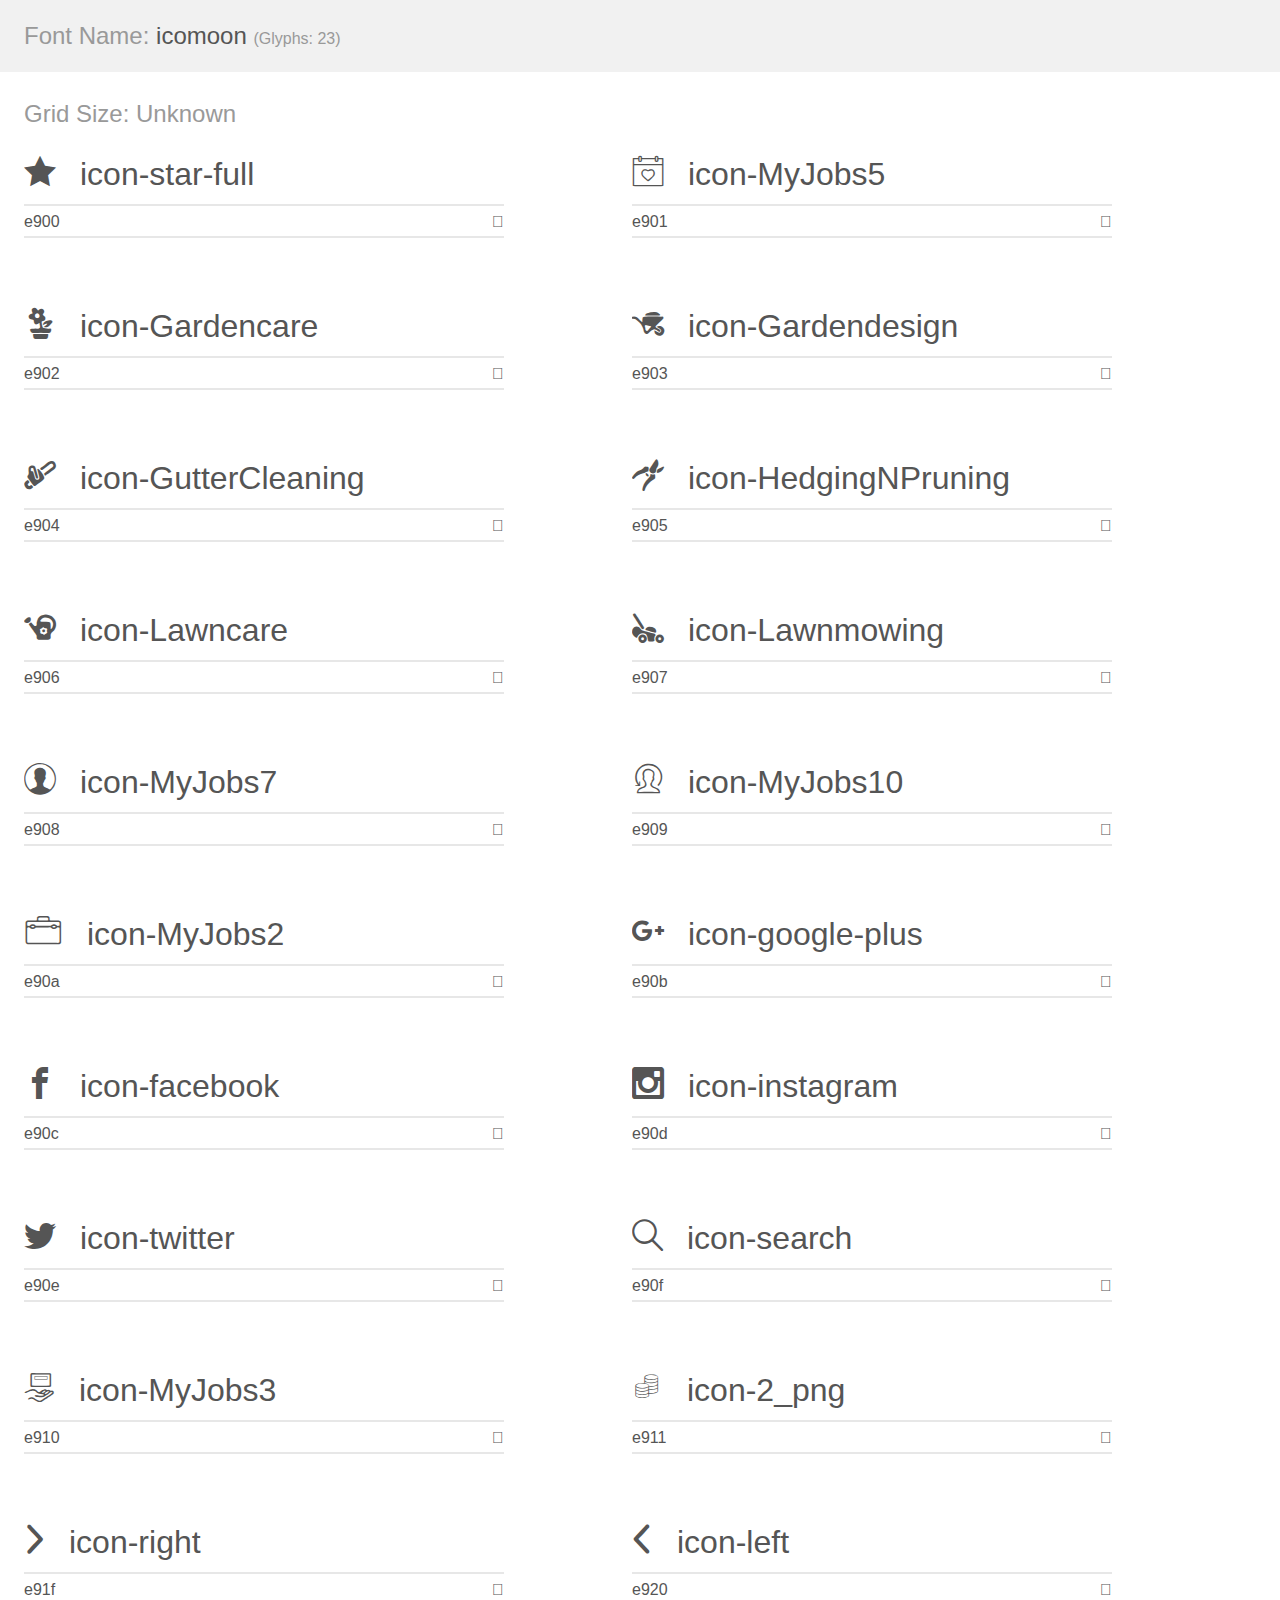
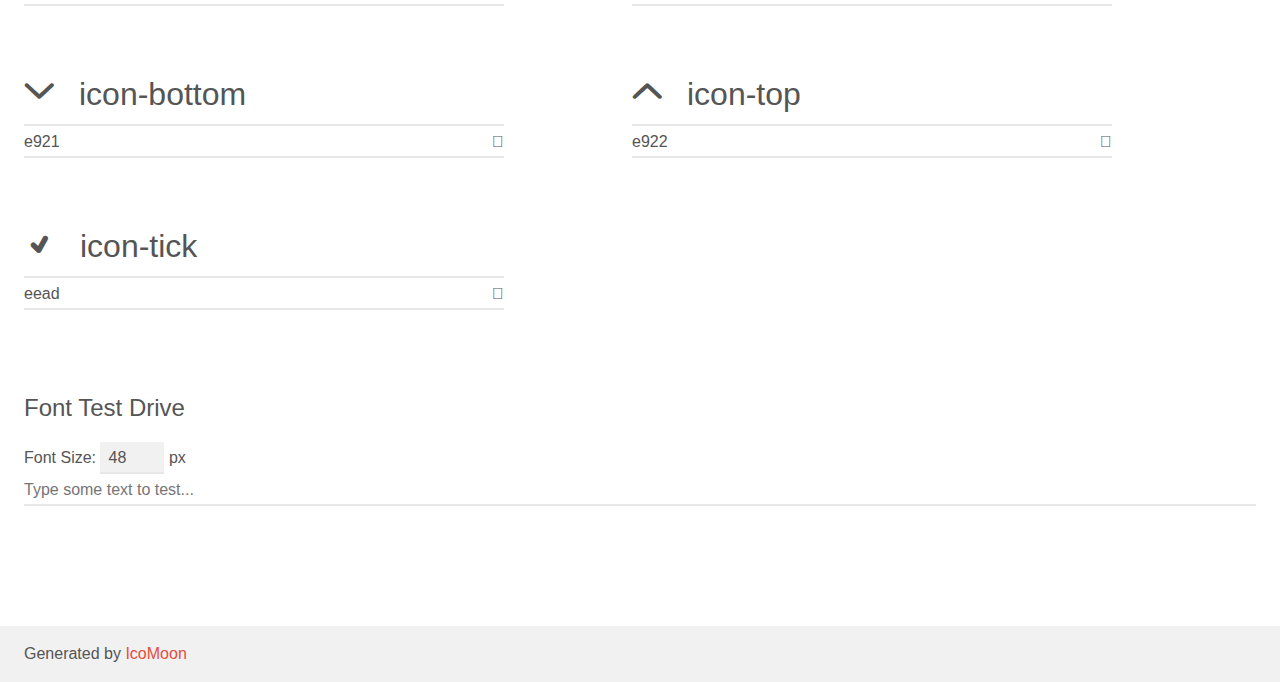
<file: fonts/icomoon/demo.html>
<!doctype html>
<html>
<head>
    <meta charset="utf-8">
    <title>IcoMoon Demo</title>
    <meta name="description" content="An Icon Font Generated By IcoMoon.io">
    <meta name="viewport" content="width=device-width, initial-scale=1">
    <link rel="stylesheet" href="demo-files/demo.css">
    <link rel="stylesheet" href="style.css"></head>
<body>
    <div class="bgc1 clearfix">
        <h1 class="mhmm mvm"><span class="fgc1">Font Name:</span> icomoon <small class="fgc1">(Glyphs:&nbsp;23)</small></h1>
    </div>
    <div class="clearfix mhl ptl">
        <h1 class="mvm mtn fgc1">Grid Size: Unknown</h1>
        <div class="glyph fs1">
            <div class="clearfix bshadow0 pbs">
                <span class="icon-star-full">
                
                </span>
                <span class="mls"> icon-star-full</span>
            </div>
            <fieldset class="fs0 size1of1 clearfix hidden-false">
                <input type="text" readonly value="e900" class="unit size1of2" />
                <input type="text" maxlength="1" readonly value="&#xe900;" class="unitRight size1of2 talign-right" />
            </fieldset>
            <div class="fs0 bshadow0 clearfix hidden-true">
                <span class="unit pvs fgc1">liga: </span>
                <input type="text" readonly value="" class="liga unitRight" />
            </div>
        </div>
        <div class="glyph fs1">
            <div class="clearfix bshadow0 pbs">
                <span class="icon-MyJobs5">
                
                </span>
                <span class="mls"> icon-MyJobs5</span>
            </div>
            <fieldset class="fs0 size1of1 clearfix hidden-false">
                <input type="text" readonly value="e901" class="unit size1of2" />
                <input type="text" maxlength="1" readonly value="&#xe901;" class="unitRight size1of2 talign-right" />
            </fieldset>
            <div class="fs0 bshadow0 clearfix hidden-true">
                <span class="unit pvs fgc1">liga: </span>
                <input type="text" readonly value="" class="liga unitRight" />
            </div>
        </div>
        <div class="glyph fs1">
            <div class="clearfix bshadow0 pbs">
                <span class="icon-Gardencare">
                
                </span>
                <span class="mls"> icon-Gardencare</span>
            </div>
            <fieldset class="fs0 size1of1 clearfix hidden-false">
                <input type="text" readonly value="e902" class="unit size1of2" />
                <input type="text" maxlength="1" readonly value="&#xe902;" class="unitRight size1of2 talign-right" />
            </fieldset>
            <div class="fs0 bshadow0 clearfix hidden-true">
                <span class="unit pvs fgc1">liga: </span>
                <input type="text" readonly value="" class="liga unitRight" />
            </div>
        </div>
        <div class="glyph fs1">
            <div class="clearfix bshadow0 pbs">
                <span class="icon-Gardendesign">
                
                </span>
                <span class="mls"> icon-Gardendesign</span>
            </div>
            <fieldset class="fs0 size1of1 clearfix hidden-false">
                <input type="text" readonly value="e903" class="unit size1of2" />
                <input type="text" maxlength="1" readonly value="&#xe903;" class="unitRight size1of2 talign-right" />
            </fieldset>
            <div class="fs0 bshadow0 clearfix hidden-true">
                <span class="unit pvs fgc1">liga: </span>
                <input type="text" readonly value="" class="liga unitRight" />
            </div>
        </div>
        <div class="glyph fs1">
            <div class="clearfix bshadow0 pbs">
                <span class="icon-GutterCleaning">
                
                </span>
                <span class="mls"> icon-GutterCleaning</span>
            </div>
            <fieldset class="fs0 size1of1 clearfix hidden-false">
                <input type="text" readonly value="e904" class="unit size1of2" />
                <input type="text" maxlength="1" readonly value="&#xe904;" class="unitRight size1of2 talign-right" />
            </fieldset>
            <div class="fs0 bshadow0 clearfix hidden-true">
                <span class="unit pvs fgc1">liga: </span>
                <input type="text" readonly value="" class="liga unitRight" />
            </div>
        </div>
        <div class="glyph fs1">
            <div class="clearfix bshadow0 pbs">
                <span class="icon-HedgingNPruning">
                
                </span>
                <span class="mls"> icon-HedgingNPruning</span>
            </div>
            <fieldset class="fs0 size1of1 clearfix hidden-false">
                <input type="text" readonly value="e905" class="unit size1of2" />
                <input type="text" maxlength="1" readonly value="&#xe905;" class="unitRight size1of2 talign-right" />
            </fieldset>
            <div class="fs0 bshadow0 clearfix hidden-true">
                <span class="unit pvs fgc1">liga: </span>
                <input type="text" readonly value="" class="liga unitRight" />
            </div>
        </div>
        <div class="glyph fs1">
            <div class="clearfix bshadow0 pbs">
                <span class="icon-Lawncare">
                
                </span>
                <span class="mls"> icon-Lawncare</span>
            </div>
            <fieldset class="fs0 size1of1 clearfix hidden-false">
                <input type="text" readonly value="e906" class="unit size1of2" />
                <input type="text" maxlength="1" readonly value="&#xe906;" class="unitRight size1of2 talign-right" />
            </fieldset>
            <div class="fs0 bshadow0 clearfix hidden-true">
                <span class="unit pvs fgc1">liga: </span>
                <input type="text" readonly value="" class="liga unitRight" />
            </div>
        </div>
        <div class="glyph fs1">
            <div class="clearfix bshadow0 pbs">
                <span class="icon-Lawnmowing">
                
                </span>
                <span class="mls"> icon-Lawnmowing</span>
            </div>
            <fieldset class="fs0 size1of1 clearfix hidden-false">
                <input type="text" readonly value="e907" class="unit size1of2" />
                <input type="text" maxlength="1" readonly value="&#xe907;" class="unitRight size1of2 talign-right" />
            </fieldset>
            <div class="fs0 bshadow0 clearfix hidden-true">
                <span class="unit pvs fgc1">liga: </span>
                <input type="text" readonly value="" class="liga unitRight" />
            </div>
        </div>
        <div class="glyph fs1">
            <div class="clearfix bshadow0 pbs">
                <span class="icon-MyJobs7">
                
                </span>
                <span class="mls"> icon-MyJobs7</span>
            </div>
            <fieldset class="fs0 size1of1 clearfix hidden-false">
                <input type="text" readonly value="e908" class="unit size1of2" />
                <input type="text" maxlength="1" readonly value="&#xe908;" class="unitRight size1of2 talign-right" />
            </fieldset>
            <div class="fs0 bshadow0 clearfix hidden-true">
                <span class="unit pvs fgc1">liga: </span>
                <input type="text" readonly value="" class="liga unitRight" />
            </div>
        </div>
        <div class="glyph fs1">
            <div class="clearfix bshadow0 pbs">
                <span class="icon-MyJobs10">
                
                </span>
                <span class="mls"> icon-MyJobs10</span>
            </div>
            <fieldset class="fs0 size1of1 clearfix hidden-false">
                <input type="text" readonly value="e909" class="unit size1of2" />
                <input type="text" maxlength="1" readonly value="&#xe909;" class="unitRight size1of2 talign-right" />
            </fieldset>
            <div class="fs0 bshadow0 clearfix hidden-true">
                <span class="unit pvs fgc1">liga: </span>
                <input type="text" readonly value="" class="liga unitRight" />
            </div>
        </div>
        <div class="glyph fs1">
            <div class="clearfix bshadow0 pbs">
                <span class="icon-MyJobs2">
                
                </span>
                <span class="mls"> icon-MyJobs2</span>
            </div>
            <fieldset class="fs0 size1of1 clearfix hidden-false">
                <input type="text" readonly value="e90a" class="unit size1of2" />
                <input type="text" maxlength="1" readonly value="&#xe90a;" class="unitRight size1of2 talign-right" />
            </fieldset>
            <div class="fs0 bshadow0 clearfix hidden-true">
                <span class="unit pvs fgc1">liga: </span>
                <input type="text" readonly value="" class="liga unitRight" />
            </div>
        </div>
        <div class="glyph fs1">
            <div class="clearfix bshadow0 pbs">
                <span class="icon-google-plus">
                
                </span>
                <span class="mls"> icon-google-plus</span>
            </div>
            <fieldset class="fs0 size1of1 clearfix hidden-false">
                <input type="text" readonly value="e90b" class="unit size1of2" />
                <input type="text" maxlength="1" readonly value="&#xe90b;" class="unitRight size1of2 talign-right" />
            </fieldset>
            <div class="fs0 bshadow0 clearfix hidden-true">
                <span class="unit pvs fgc1">liga: </span>
                <input type="text" readonly value="" class="liga unitRight" />
            </div>
        </div>
        <div class="glyph fs1">
            <div class="clearfix bshadow0 pbs">
                <span class="icon-facebook">
                
                </span>
                <span class="mls"> icon-facebook</span>
            </div>
            <fieldset class="fs0 size1of1 clearfix hidden-false">
                <input type="text" readonly value="e90c" class="unit size1of2" />
                <input type="text" maxlength="1" readonly value="&#xe90c;" class="unitRight size1of2 talign-right" />
            </fieldset>
            <div class="fs0 bshadow0 clearfix hidden-true">
                <span class="unit pvs fgc1">liga: </span>
                <input type="text" readonly value="" class="liga unitRight" />
            </div>
        </div>
        <div class="glyph fs1">
            <div class="clearfix bshadow0 pbs">
                <span class="icon-instagram">
                
                </span>
                <span class="mls"> icon-instagram</span>
            </div>
            <fieldset class="fs0 size1of1 clearfix hidden-false">
                <input type="text" readonly value="e90d" class="unit size1of2" />
                <input type="text" maxlength="1" readonly value="&#xe90d;" class="unitRight size1of2 talign-right" />
            </fieldset>
            <div class="fs0 bshadow0 clearfix hidden-true">
                <span class="unit pvs fgc1">liga: </span>
                <input type="text" readonly value="" class="liga unitRight" />
            </div>
        </div>
        <div class="glyph fs1">
            <div class="clearfix bshadow0 pbs">
                <span class="icon-twitter">
                
                </span>
                <span class="mls"> icon-twitter</span>
            </div>
            <fieldset class="fs0 size1of1 clearfix hidden-false">
                <input type="text" readonly value="e90e" class="unit size1of2" />
                <input type="text" maxlength="1" readonly value="&#xe90e;" class="unitRight size1of2 talign-right" />
            </fieldset>
            <div class="fs0 bshadow0 clearfix hidden-true">
                <span class="unit pvs fgc1">liga: </span>
                <input type="text" readonly value="" class="liga unitRight" />
            </div>
        </div>
        <div class="glyph fs1">
            <div class="clearfix bshadow0 pbs">
                <span class="icon-search">
                
                </span>
                <span class="mls"> icon-search</span>
            </div>
            <fieldset class="fs0 size1of1 clearfix hidden-false">
                <input type="text" readonly value="e90f" class="unit size1of2" />
                <input type="text" maxlength="1" readonly value="&#xe90f;" class="unitRight size1of2 talign-right" />
            </fieldset>
            <div class="fs0 bshadow0 clearfix hidden-true">
                <span class="unit pvs fgc1">liga: </span>
                <input type="text" readonly value="" class="liga unitRight" />
            </div>
        </div>
        <div class="glyph fs1">
            <div class="clearfix bshadow0 pbs">
                <span class="icon-MyJobs3">
                
                </span>
                <span class="mls"> icon-MyJobs3</span>
            </div>
            <fieldset class="fs0 size1of1 clearfix hidden-false">
                <input type="text" readonly value="e910" class="unit size1of2" />
                <input type="text" maxlength="1" readonly value="&#xe910;" class="unitRight size1of2 talign-right" />
            </fieldset>
            <div class="fs0 bshadow0 clearfix hidden-true">
                <span class="unit pvs fgc1">liga: </span>
                <input type="text" readonly value="" class="liga unitRight" />
            </div>
        </div>
        <div class="glyph fs1">
            <div class="clearfix bshadow0 pbs">
                <span class="icon-2_png">
                
                </span>
                <span class="mls"> icon-2_png</span>
            </div>
            <fieldset class="fs0 size1of1 clearfix hidden-false">
                <input type="text" readonly value="e911" class="unit size1of2" />
                <input type="text" maxlength="1" readonly value="&#xe911;" class="unitRight size1of2 talign-right" />
            </fieldset>
            <div class="fs0 bshadow0 clearfix hidden-true">
                <span class="unit pvs fgc1">liga: </span>
                <input type="text" readonly value="" class="liga unitRight" />
            </div>
        </div>
        <div class="glyph fs1">
            <div class="clearfix bshadow0 pbs">
                <span class="icon-right">
                
                </span>
                <span class="mls"> icon-right</span>
            </div>
            <fieldset class="fs0 size1of1 clearfix hidden-false">
                <input type="text" readonly value="e91f" class="unit size1of2" />
                <input type="text" maxlength="1" readonly value="&#xe91f;" class="unitRight size1of2 talign-right" />
            </fieldset>
            <div class="fs0 bshadow0 clearfix hidden-true">
                <span class="unit pvs fgc1">liga: </span>
                <input type="text" readonly value="" class="liga unitRight" />
            </div>
        </div>
        <div class="glyph fs1">
            <div class="clearfix bshadow0 pbs">
                <span class="icon-left">
                
                </span>
                <span class="mls"> icon-left</span>
            </div>
            <fieldset class="fs0 size1of1 clearfix hidden-false">
                <input type="text" readonly value="e920" class="unit size1of2" />
                <input type="text" maxlength="1" readonly value="&#xe920;" class="unitRight size1of2 talign-right" />
            </fieldset>
            <div class="fs0 bshadow0 clearfix hidden-true">
                <span class="unit pvs fgc1">liga: </span>
                <input type="text" readonly value="" class="liga unitRight" />
            </div>
        </div>
        <div class="glyph fs1">
            <div class="clearfix bshadow0 pbs">
                <span class="icon-bottom">
                
                </span>
                <span class="mls"> icon-bottom</span>
            </div>
            <fieldset class="fs0 size1of1 clearfix hidden-false">
                <input type="text" readonly value="e921" class="unit size1of2" />
                <input type="text" maxlength="1" readonly value="&#xe921;" class="unitRight size1of2 talign-right" />
            </fieldset>
            <div class="fs0 bshadow0 clearfix hidden-true">
                <span class="unit pvs fgc1">liga: </span>
                <input type="text" readonly value="" class="liga unitRight" />
            </div>
        </div>
        <div class="glyph fs1">
            <div class="clearfix bshadow0 pbs">
                <span class="icon-top">
                
                </span>
                <span class="mls"> icon-top</span>
            </div>
            <fieldset class="fs0 size1of1 clearfix hidden-false">
                <input type="text" readonly value="e922" class="unit size1of2" />
                <input type="text" maxlength="1" readonly value="&#xe922;" class="unitRight size1of2 talign-right" />
            </fieldset>
            <div class="fs0 bshadow0 clearfix hidden-true">
                <span class="unit pvs fgc1">liga: </span>
                <input type="text" readonly value="" class="liga unitRight" />
            </div>
        </div>
        <div class="glyph fs1">
            <div class="clearfix bshadow0 pbs">
                <span class="icon-tick">
                
                </span>
                <span class="mls"> icon-tick</span>
            </div>
            <fieldset class="fs0 size1of1 clearfix hidden-false">
                <input type="text" readonly value="eead" class="unit size1of2" />
                <input type="text" maxlength="1" readonly value="&#xeead;" class="unitRight size1of2 talign-right" />
            </fieldset>
            <div class="fs0 bshadow0 clearfix hidden-true">
                <span class="unit pvs fgc1">liga: </span>
                <input type="text" readonly value="" class="liga unitRight" />
            </div>
        </div>
  </div>

    <!--[if gt IE 8]><!-->
    <div class="mhl clearfix mbl">
        <h1>Font Test Drive</h1>
        <label>
            Font Size: <input id="fontSize" type="number" class="textbox0 mbm"
            min="8" value="48" />
            px
        </label>
        <input id="testText" type="text" class="phl size1of1 mvl"
        placeholder="Type some text to test..." value=""/>
        </label>
        <div id="testDrive" class="icon-">&nbsp;
        </div>
    </div>
    <!--<![endif]-->
    <div class="bgc1 clearfix">
        <p class="mhl">Generated by <a href="https://icomoon.io/app">IcoMoon</a></p>
    </div>

    <script src="demo-files/demo.js"></script>
</body>
</html>
</file>
<file: css/main.css>
@font-face{font-family:'Arvo';src:url("../fonts/arvo/arvo-regular.eot");src:url("../fonts/arvo/arvo-regular.eot?#iefix") format("embedded-opentype"),url("../fonts/arvo/arvo-regular.woff2") format("woff2"),url("../fonts/arvo/arvo-regular.woff") format("woff"),url("../fonts/arvo/arvo-regular.ttf") format("truetype"),url("../fonts/arvo/arvo-regular.svg#arvoregular") format("svg");font-weight:normal;font-style:normal}@font-face{font-family:'Arvo';src:url("../fonts/arvo/arvo-italic.eot");src:url("../fonts/arvo/arvo-italic.eot?#iefix") format("embedded-opentype"),url("../fonts/arvo/arvo-italic.woff2") format("woff2"),url("../fonts/arvo/arvo-italic.woff") format("woff"),url("../fonts/arvo/arvo-italic.ttf") format("truetype"),url("../fonts/arvo/arvo-italic.svg#arvoitalic") format("svg");font-weight:normal;font-style:italic}@font-face{font-family:'Arvo';src:url("../fonts/arvo/arvo-bold.eot");src:url("../fonts/arvo/arvo-bold.eot?#iefix") format("embedded-opentype"),url("../fonts/arvo/arvo-bold.woff2") format("woff2"),url("../fonts/arvo/arvo-bold.woff") format("woff"),url("../fonts/arvo/arvo-bold.ttf") format("truetype"),url("../fonts/arvo/arvo-bold.svg#arvobold") format("svg");font-weight:700;font-style:normal}@font-face{font-family:'Arvo';src:url("../fonts/arvo/arvo-bolditalic.eot");src:url("../fonts/arvo/arvo-bolditalic.eot?#iefix") format("embedded-opentype"),url("../fonts/arvo/arvo-bolditalic.woff2") format("woff2"),url("../fonts/arvo/arvo-bolditalic.woff") format("woff"),url("../fonts/arvo/arvo-bolditalic.ttf") format("truetype"),url("../fonts/arvo/arvo-bolditalic.svg#arvobold_italic") format("svg");font-weight:700;font-style:italic}@font-face{font-family:'icomoon';src:url("../fonts/icomoon/fonts/icomoon.eot?qvejc");src:url("../fonts/icomoon/fonts/icomoon.eot?qvejc#iefix") format("embedded-opentype"),url("../fonts/icomoon/fonts/icomoon.ttf?qvejc") format("truetype"),url("../fonts/icomoon/fonts/icomoon.woff?qvejc") format("woff"),url("../fonts/icomoon/fonts/icomoon.svg?qvejc#icomoon") format("svg");font-weight:normal;font-style:normal}[class^="icon-"],[class*=" icon-"],.slick-arrow{font-family:'icomoon' !important;speak:none;font-style:normal;font-weight:normal;font-variant:normal;text-transform:none;line-height:1;-webkit-font-smoothing:antialiased;-moz-osx-font-smoothing:grayscale}.icon-star-full:before{content:"\e900"}.icon-MyJobs5:before{content:"\e901"}.icon-Gardencare:before{content:"\e902"}.icon-Gardendesign:before{content:"\e903"}.icon-GutterCleaning:before{content:"\e904"}.icon-HedgingNPruning:before{content:"\e905"}.icon-Lawncare:before{content:"\e906"}.icon-Lawnmowing:before{content:"\e907"}.icon-MyJobs7:before{content:"\e908"}.icon-MyJobs10:before{content:"\e909"}.icon-MyJobs2:before{content:"\e90a"}.icon-google-plus:before{content:"\e90b"}.icon-facebook:before{content:"\e90c"}.icon-instagram:before{content:"\e90d"}.icon-twitter:before{content:"\e90e"}.icon-search:before{content:"\e90f"}.icon-MyJobs3:before{content:"\e910"}.icon-2_png:before{content:"\e911"}.icon-right:before,.slick-next:before{content:"\e91f"}.icon-left:before,.slick-prev:before{content:"\e920"}.icon-bottom:before{content:"\e921"}.icon-top:before{content:"\e922"}.icon-tick:before{content:"\eead"}*,*:before,*:after{-webkit-box-sizing:border-box;-moz-box-sizing:border-box;box-sizing:border-box}.clearfix:after{content:" ";display:table;width:100%;clear:both}.container{max-width:1006px;padding:0 15px;margin:auto}html,body,div{padding:0;margin:0}html{font-family:'Lato';color:#8f8faa;font-size:14px;background:#fff;line-height:1.35714285}h1,h2,h3,h4,h5,h6,.h1,.h2,.h3,.h4,.h5,.h6{font-family:'Arvo';font-weight:700;line-height:1.25;color:#454553}h1,.h1{font-size:30px}h2,.h2{font-size:22px}h3,.h3{font-size:18px}h4,.h4{font-size:16px}h5,.h5{font-size:14px}h6,.h6{font-size:12px}p{margin:0 0 12px}a{color:#3d9ebe;text-decoration:none}a:hover{text-decoration:underline}.text-left{text-align:left}.text-right{text-align:right}.text-center{text-align:center}.text-justify{text-align:justify}.text-nowrap{white-space:nowrap}.text-lowercase{text-transform:lowercase}.text-uppercase{text-transform:uppercase}.text-capitalize{text-transform:capitalize}ul,ol{margin-top:0;margin-bottom:12px}ul ul,ul ol,ol ul,ol ol{margin-bottom:0}h1{margin:0 0 5px 0}h2{margin:0 0 22px 0}h3{margin:0 0 5px 0}h4{margin:0 0 9px 0}.text-primary{color:#2a90c4}.text-primary-black{color:#2a4755}button::-moz-focus-inner{border:0;padding:0}.btn{text-align:center;text-decoration:none;border-radius:3px;display:inline-block;vertical-align:middle;margin-bottom:0;touch-action:manipulation;cursor:pointer;background-image:none;white-space:nowrap;color:#fff;-webkit-user-select:none;-moz-user-select:none;-ms-user-select:none;user-select:none;font-family:'Lato';font-weight:900;font-size:14px;line-height:20px;height:40px;padding:9px 20px;-webkit-transition:background 0.2s;transition:background 0.2s}.btn:before,.btn:after{display:none}.btn-arvo{font-family:'Arvo';font-weight:700}.btn-block{display:block;width:100%}.btn-xxs{border-radius:2px;font-weight:700;font-size:10px;padding:3px 15px;height:23px;line-height:15px}.btn-xs{border-radius:2px;font-size:10px;height:30px;padding:8px 15px;line-height:12px}.btn-sm{border-radius:2px;font-size:10px;height:34px;padding:9px 30px;line-height:14px}.btn-lg{border-radius:0;font-size:22px;padding:11px 30px;height:54px;line-height:30px}.btn-blue{border:1px solid #2a90c4;background:#2a90c4}.btn-blue:hover{background:#167db7;border-color:#167db7;text-decoration:none}.btn-blue-dark{border:1px solid #167db7;background:#167db7}.btn-blue-dark:hover{background:#003d77;border-color:#003d77;text-decoration:none}.btn-blue-border{border:1px solid #2a90c4;background:transparent;color:#2c4552}.btn-blue-border:hover{background:#2a90c4;color:#fff;text-decoration:none}.btn-blue-text{color:#2a90c4}.btn-yellow-border{color:#f2fd95;border:1px solid #f2fd95;background:transparent}.btn-yellow-border:hover{background:#c9d46c;border-color:#c9d46c;text-decoration:none;color:#fff}.btn-gray{color:#2c4552;border:1px solid #a6c1cf;background:#a6c1cf}.btn-gray:hover{background:#7c97a5;border-color:#7c97a5;text-decoration:none;color:#fff}.btn-gray-dark{background:#3a4c59;border:1px solid #3a4c59}.btn-gray-dark:hover{background:#0f212e;border-color:#0f212e;text-decoration:none;color:#fff}.form-control{display:block;font-family:'Arvo';font-weight:400;width:100%;height:40px;padding:6px 15px;font-size:13px;line-height:1.42857143;color:#7c8588;background-color:#fff;background-image:none;border:1px solid #c2c2c2;border-radius:3px;-webkit-transition:border-color ease-in-out .15s,-webkit-box-shadow ease-in-out .15s;-o-transition:border-color ease-in-out .15s,box-shadow ease-in-out .15s;transition:border-color ease-in-out .15s,box-shadow ease-in-out .15s}.form-control::-moz-placeholder{color:#b7c0c3;opacity:1}.form-control:-ms-input-placeholder{color:#b7c0c3}.form-control::-webkit-input-placeholder{color:#b7c0c3}.form-control:focus{border-color:#203348;outline:0}control[disabled],fieldset[disabled] .form-control{cursor:not-allowed}textarea.form-control{height:102px}input[type=search]{-webkit-appearance:none}.ik_select_link{font-weight:400;width:100%;height:40px;padding:7px 15px;font-size:13px;line-height:1.42857143;color:#7c8588;background-color:#fff;background-image:none;border:1px solid #c2c2c2;border-radius:3px;-webkit-transition:border-color ease-in-out .15s,-webkit-box-shadow ease-in-out .15s;-o-transition:border-color ease-in-out .15s,box-shadow ease-in-out .15s;transition:border-color ease-in-out .15s,box-shadow ease-in-out .15s}.ik_select_link:after{font-family:'icomoon';content:"\e921";position:absolute;top:8px;right:-8px;font-size:9px;color:#353e41;margin:0 21px}.ik_select_link_text{text-align:left;position:relative;color:#7c8588;font-weight:400;width:100%;font-family:"Arvo"}.ik_select_link:after,.intro-select2-link .ik_select_link_inner:after{position:absolute;top:50%;right:-8px;line-height:24px;margin-top:-11px}.ik_select_link.ik_select_link_focus{border-color:#585858}.ik_select_link.ik_select_link_disabled{background:#d9e0e3;cursor:not-allowed}.ik_select_link_text{display:inline-block;vertical-align:middle;overflow:hidden;white-space:nowrap;-o-text-overflow:ellipsis;text-overflow:ellipsis}.ik_select_dropdown{top:100%;-webkit-border-radius:5px;border-radius:5px;z-index:99999999}.ik_select_filter_wrap,.ik_select_nothing_found{padding:5px 15px}.ik_select_filter{padding:3px 14px;border:1px solid #333;-webkit-border-radius:5px;border-radius:5px;font-weight:300}.ik_select_filter:focus{outline:none}.ik_select_list{padding:9px 5px;color:#fff;font-family:"Source Sans Pro";box-shadow:0 6px 30px rgba(0,0,0,0.2);border-radius:4px}.ik_select_list .ik_select_option{padding:0 15px;font-size:16px;color:#989c9d;border-radius:3px;line-height:28px}.ik_select_list .ik_select_option:first-child{border-top:none}.ik_select_list .ik_select_option.ik_select_hover,.ik_select_list .ik_select_option.ik_select_active{background:#f1f2f5;color:#248cdd}.ik_select_list .ik_select_option_disabled{opacity:.5}.ik_select_list .ik_select_optgroup{padding:5px 15px}.ik_select_list .ik_select_optgroup .ik_select_option{margin:0 -15px;padding:0 30px}.ik_select_list .ik_select_optgroup_label{padding-bottom:2px}.ik_select_list{background:#fff;border-color:#000;cursor:default}.ik_select_list ul{color:#585858;padding:0;margin:0;list-style:none}.ik_select_list ul li{cursor:pointer}.slick-slider{position:relative;display:block;box-sizing:border-box;-webkit-user-select:none;-moz-user-select:none;-ms-user-select:none;user-select:none;-webkit-touch-callout:none;-khtml-user-select:none;-ms-touch-action:pan-y;touch-action:pan-y;-webkit-tap-highlight-color:transparent}.slick-list{position:relative;display:block;overflow:hidden;margin:0;padding:0}.slick-list:focus{outline:none}.slick-list.dragging{cursor:pointer;cursor:hand}.slick-slider .slick-track,.slick-slider .slick-list{-webkit-transform:translate3d(0, 0, 0);-moz-transform:translate3d(0, 0, 0);-ms-transform:translate3d(0, 0, 0);-o-transform:translate3d(0, 0, 0);transform:translate3d(0, 0, 0)}.slick-track{position:relative;top:0;left:0;display:block}.slick-track:before,.slick-track:after{display:table;content:''}.slick-track:after{clear:both}.slick-loading .slick-track{visibility:hidden}.slick-slide{display:none;float:left;height:100%;min-height:1px}[dir='rtl'] .slick-slide{float:right}.slider:after{content:" ";display:block;height:70px;width:100%;z-index:998;left:0;bottom:0;position:absolute;background-image:-webkit-linear-gradient(top, transparent 0%, rgba(0,0,0,0.65) 100%);background-image:-o-linear-gradient(top, transparent 0%, rgba(0,0,0,0.65) 100%);background-image:linear-gradient(to bottom, transparent 0%, rgba(0,0,0,0.65) 100%);background-repeat:repeat-x;filter:progid:DXImageTransform.Microsoft.gradient(startColorstr='#00000000', endColorstr='#A6000000', GradientType=0)}.slider img{display:none;width:100%}.slick-slide img{display:block}.slick-slide.slick-loading img{display:none}.slick-slide.dragging img{pointer-events:none}.slick-initialized .slick-slide{display:block}.slick-loading .slick-slide{visibility:hidden}.slick-vertical .slick-slide{display:block;height:auto;border:1px solid transparent}.slick-arrow.slick-hidden{display:none}.slick-arrow{position:absolute;top:50%;color:#727e8a;border:none;background:none;border-radius:0;z-index:999;color:#727e8a;font-size:27px;padding:0;margin:-13px 0 0 0;cursor:pointer;outline:none}.slick-next{right:34px}.slick-prev{left:34px}.slick-dots{padding:0;list-style:none;margin:0;position:absolute;bottom:24px;width:100%;left:0;text-align:center;z-index:999}.slick-dots li{display:inline-block;vertical-align:top;margin:0 6px;opacity:0.43}.slick-dots li.slick-active{opacity:1}.slick-dots button{padding:0;margin:0;height:12px;width:12px;border:none;background:#fff;border-radius:100%;color:transparent;cursor:pointer}.main-header{background:#fff}.main-header-top{background:#203347;padding:10px 0}.main-header-top:after{content:" ";display:table;width:100%;clear:both}.main-header-top .container{position:relative}.main-header-top .btn{float:right}.search{position:relative;float:right;width:179px;margin-right:15px}.search input{outline:none;background:#2f4762;border-radius:15px;height:30px;width:100%;border:1px solid #2f4762;color:#fff;padding:0 28px 0 15px}.search button{position:absolute;border:none;background:transparent;top:7px;font-size:15px;right:11px;color:#8291a1;padding:0;cursor:pointer}.search i{display:block}.logo{position:absolute;top:-1px;left:15px;width:135px}.logo img{display:block;height:auto;margin:0;max-width:100%}.main-nav{overflow:hidden}.main-nav ul{padding:0;max-width:800px;margin:0;list-style:none;float:right}.main-nav li{float:left;margin:0 4px 0 19px}.main-nav a{color:#364653;font-size:14px;font-weight:700;text-decoration:none;line-height:61px;padding:0 20px;display:block;position:relative}.main-nav a:before{content:" ";display:block;height:3px;background:#167db7;width:100%;left:0;position:absolute;bottom:0;opacity:0}.main-nav .current a{color:#167db7}.main-nav .current a:before{opacity:1}@media (max-width: 1006px){.main-nav li{margin:0}.main-nav a{padding:0 15px}}@media (min-width: 768px){.button-menu{display:none}.main-nav{display:block !important}}@media (max-width: 767px){.button-menu{-webkit-appearance:none;-moz-appearance:none;appearance:none;background-color:transparent;border-radius:none;border:none;box-shadow:none;float:left;cursor:pointer;display:block;font-size:16px;height:3.25em;margin:0;overflow:hidden;padding:0;position:absolute;text-indent:-624.9375em;width:57px;top:-53px;right:0}.button-menu:hover,.button-menu:active{background:#181818}.button-menu:focus{outline:none}.button-menu span{display:block;background:#f1f2f2;height:2px;left:15px;position:absolute;right:15px;top:1.5625em;-webkit-transition:background 0s 0.3s;transition:background 0s 0.3s}.button-menu span:before,.button-menu span:after{background-color:#f1f2f2;content:"";display:block;height:2px;left:0;position:absolute;-webkit-transition-delay:300ms, 0s;transition-delay:300ms, 0s;-webkit-transition-duration:300ms, 300ms;transition-duration:300ms, 300ms;width:100%}.button-menu span:before{-webkit-transition-property:top, -webkit-transform;transition-property:top, transform;top:0.5em}.button-menu span:after{-webkit-transition-property:bottom, -webkit-transform;transition-property:bottom, transform;bottom:0.5em}.button-menu.open-nav span{background:none}.button-menu.open-nav span:before{top:0;-webkit-transform:rotate(45deg);transform:rotate(45deg)}.button-menu.open-nav span:after{bottom:0;-webkit-transform:rotate(-45deg);transform:rotate(-45deg)}.button-menu.open-nav span:before,.button-menu.open-nav span:after{-webkit-transition-delay:0s, 0.3s;transition-delay:0s, 0.3s}.search{width:67%;margin-right:5%;margin-top:10px}.main-header-top{border-bottom:50px solid #fff;height:0;padding:53px 0 0 0}.main-header-top .btn{width:28%;margin-top:10px}.main-header-top{padding-top:53px}.logo{width:62px;top:-48px;left:15px}.main-nav{padding:20px 0;display:none;text-align:center;margin:0 -15px}.main-nav li{font:normal;width:100%}.main-nav a::before{display:none}.main-nav a{line-height:30px}.search input{background:transparent;color:#2f4762}.search button{color:#2f4762}.slick-next{right:15px}.slick-prev{left:15px}.slick-dots{bottom:0}.slick-dots button{height:8px;width:8px}.slick-arrow{font-size:18px;margin-top:-9px}}.left-column{width:27.2541%;font-family:"Arvo";font-size:12px;color:#9c9cad;float:left}.column-block-style{background-color:#f6f7f7;padding:22px 24px;margin-bottom:20px}.column-block-style .h2{margin-bottom:0}.column-block-style .h4{margin-bottom:0}.thin-line{position:relative;height:1px;margin:21px 0 22px}.thin-line:after{height:1px;background-color:#e7eaea;content:"";position:absolute;top:0;left:-24px;right:-24px}.column-block{line-height:18px;padding:5px 0;margin-bottom:29px}.dark-text{color:#3a4c59}.sum-large{font-size:28px;margin-top:5px;margin-bottom:30px}.sum-medium{font-size:20px;margin-top:8px}.text-blue{color:#41a1ce}.dark-blue-text{color:#2481ae}.title-small{font-size:13px;font-weight:600}.number-account{font-size:16px;font-weight:600;margin-top:6px;letter-spacing:0.2px}.view{color:#353a43;font-size:12px;font-weight:800;text-decoration:none;font-family:"Lato";display:block;margin:7px 0 0 1px}.opacity-block{position:relative;background-size:cover;background-position:50% 14%}.bg-opacity-block{background-color:rgba(28,131,187,0.9);padding:31px 0}.user-block{width:142px;height:142px;border:7px solid #41aee1;border-radius:100%;overflow:hidden;display:inline-block;vertical-align:top}.user-block img{width:100%;height:100%;margin:auto;display:block}.title-large{font-size:35px;color:#ffffff;font-family:"Arvo";line-height:39px}.user-block-text{display:inline-block;vertical-align:top;padding:0 18px}.user-block-text:after{height:100%;min-height:142px;content:"";vertical-align:middle;display:inline-block}.user-block-text>div{vertical-align:middle;display:inline-block}.user-block-text .btn{margin-top:8px}.top-block-info{padding:47px 0}.title-xlg{font-size:57px;font-weight:normal;color:#ffffff}.breadcrumbs{list-style:none;padding:0;font-family:"Lato";font-size:15px;text-transform:uppercase;color:#f2fd95;letter-spacing:2.1px;font-weight:600;margin-bottom:27px}.breadcrumbs li{float:left}.breadcrumbs a{color:#f2fd95;text-decoration:none;position:relative;padding-right:22px}.breadcrumbs a:hover{text-decoration:underline}.breadcrumbs a:after{content:">";position:absolute;top:0;right:5px}.table{display:table}.thead{display:table-header-group}.tbody{display:table-row-group;vertical-align:middle}.tr{display:table-row}.td{display:table-cell;vertical-align:middle}.th{display:table-cell;vertical-align:middle}.content{margin-bottom:50px}.sidebar{width:27.2541%;float:right;margin-bottom:50px}.main-content{padding-right:18px;width:72.7459%;float:left}.two-column{padding-top:50px}.two-column:after{content:" ";display:table;width:100%;clear:both}.img-style{border:1px solid #e7e7e7}.img-style img{display:block;height:auto;width:100%;margin:auto}.img-style+.line{margin-top:15px}.top-content h1{color:#3a4c59}.line{background:#2a90c4;height:4px;width:68px;display:inline-block;vertical-align:top;margin:0 0 17px 0}.top-content .img-style{float:left;margin:0 25px 5px 0}.col{font-family:'Arvo';font-size:49px;font-weight:700;line-height:49px;margin-bottom:8px;margin-top:21px}.block-style{color:#2a90c4;background:#f6f7f7;text-align:center;overflow:hidden;display:table;width:100%}.block-style h2{color:inherit;margin:0px 0 18px 0}.block-style>div{display:table-cell;position:relative;width:1%}.block-style>div:after{content:" ";display:block;position:absolute;top:32px;left:0;bottom:32px;width:1px;background:#c5c9c9}.block-style>div:first-child:after{display:none}.col-reviews{margin-top:-18px;margin-bottom:22px}.rating{display:inline-block;vertical-align:middle;padding:0;list-style:none;margin:0 0 0 13px;color:#f1c40f;text-shadow:0 1px #e68600;font-size:17px}.rating li{float:left;margin-right:7px;opacity:0.34}.rating li.active{opacity:1}.rating-light{text-shadow:none;margin:0 0 0 4px}.rating-light li{color:#898876;opacity:1;margin-right:4px}.rating-light li.active{color:#dacf27}.rating-small{font-size:14px}.reviews{border:1px solid #dfdfdf;padding:48px 0 9px 0}.reviews p{margin:0}.user-img{width:102px;height:102px;margin-left:40px;float:left;border-radius:100%}.user-img img{display:block;height:100%;width:100%;border-radius:100%}.reviews-content{margin-left:163px;padding-right:35px}.one-reviews{margin-bottom:50px}.one-reviews:after{content:" ";display:table;width:100%;clear:both}.date{font-size:13px;font-weight:700;color:#9696a6;font-family:'Arvo'}.dot{margin:0 7px}.reviews-content-top{margin-bottom:3px;top:-6px;position:relative}.reviews-content-top>div{display:inline-block;vertical-align:bottom}.img-style-group{overflow:hidden;margin:0 -15px 115px;list-style:none;padding:0;text-align:center}.img-style-group li{padding:0 15px 20px;float:left;width:25%}.img-style-group .img-style{margin-bottom:10px}.listing-title{color:#454553;font-weight:700;font-size:19px;font-family:"Arvo"}.listing-info{font-size:13px;color:#6e6e86;font-family:"Arvo";font-weight:700}.table-link{overflow:hidden;text-align:center}.table-link a{display:block;text-decoration:none;height:120px;border-right:1px solid #e1e1e1;border-bottom:1px solid #e1e1e1;width:33.3333%;float:left;-webkit-transition:background-color ease-in-out .15s,-webkit-box-shadow ease-in-out .15s;-o-transition:background-color ease-in-out .15s,box-shadow ease-in-out .15s;transition:background-color ease-in-out .15s,box-shadow ease-in-out .15s;padding:0 5px}.table-link a:nth-child(3n+1){border-left:1px solid #e1e1e1}.table-link a:nth-child(1),.table-link a:nth-child(2),.table-link a:nth-child(3){border-top:1px solid #e1e1e1}.table-link a:hover{background:#2a90c4}.table-link a:hover .wrap-icon{color:#fff}.table-link a:hover .h4{color:#fff}.table-link a .h4{-webkit-transition:background-color ease-in-out .15s,-webkit-box-shadow ease-in-out .15s;-o-transition:background-color ease-in-out .15s,box-shadow ease-in-out .15s;transition:background-color ease-in-out .15s,box-shadow ease-in-out .15s}.wrap-icon{color:#373737;display:block;height:78px;overflow:hidden;-webkit-transition:background-color ease-in-out .15s,-webkit-box-shadow ease-in-out .15s;-o-transition:background-color ease-in-out .15s,box-shadow ease-in-out .15s;transition:background-color ease-in-out .15s,box-shadow ease-in-out .15s}.wrap-icon i{display:inline-block;font-size:46px;margin:21px 0 0}.wrap-icon .icon-Gardencare{font-size:46px;margin:27px 0 0}.wrap-icon .icon-Lawnmowing{font-size:44px;margin:22px 0 0}.wrap-icon .icon-Lawncare{font-size:46px;margin:29px 0 0}.wrap-icon .icon-Gardendesign{font-size:40px;margin:27px 0 0 0}.wrap-icon .icon-HedgingNPruning{font-size:46px;margin:21px 0 0}.wrap-icon .icon-GutterCleaning{font-size:45px;margin:23px 0 0}.contact-form{border-top:4px solid #2a90c4;background:#f4f5f5;text-align:center}.contact-form textarea{width:100%;height:210px;border:1px solid #aeaeae;background:#fff;border-radius:0;text-align:left;font-family:'Lato';font-style:italic;font-size:13px;padding:14px 16px;color:#454553;-webkit-transition:border-color ease-in-out .15s,-webkit-box-shadow ease-in-out .15s;-o-transition:border-color ease-in-out .15s,box-shadow ease-in-out .15s;transition:border-color ease-in-out .15s,box-shadow ease-in-out .15s}.contact-form textarea::-moz-placeholder{color:#454553;opacity:1}.contact-form textarea:-ms-input-placeholder{color:#454553}.contact-form textarea::-webkit-input-placeholder{color:#454553}.contact-form textarea:focus{border-color:#203348}.contact-form h2{margin-bottom:5px}.contact-form h4{margin-bottom:18px}.contact-form-content{padding:20px 20px 22px}.sum{font-size:49px;font-weight:700;font-family:'Arvo';line-height:49px;margin-bottom:5px;white-space:nowrap}.job-profile{display:table;width:100%}.job-profile>div{display:table-cell;vertical-align:top}.job-profile>div:first-child{width:100%}.job-profile .top-content{padding-bottom:29px}.job-profile-budget{text-align:right;padding-top:20px;padding-left:10px}.time-group-posted{font-size:13px;font-family:'Arvo';font-weight:700;line-height:31px;overflow:hidden}.group-posted{float:left;color:#167db7;background:#f1f1f1;padding:0 35px;margin-right:8px}.time-posted{color:#6d7e8a}.directory-map{height:356px;margin-bottom:30px}.view .icon-bottom{font-size:8px;margin-left:8px}.view:hover{text-decoration:none}.view:hover span{text-decoration:underline}.nav-tabs{margin:0 0 12px 0;background:#d7e3e3;list-style:none;padding:0;overflow:hidden;text-align:center}.nav-tabs li{border-left:1px solid #c7caca;width:16.666666%;float:left;height:125px;-webkit-transition:background-color ease-in-out .15s,-webkit-box-shadow ease-in-out .15s;-o-transition:background-color ease-in-out .15s,box-shadow ease-in-out .15s;transition:background-color ease-in-out .15s,box-shadow ease-in-out .15s}.nav-tabs li:first-child{border-left:none}.nav-tabs li.active,.nav-tabs li:hover{background:#2a4655}.nav-tabs li.active .nav-tabs-title>span,.nav-tabs li:hover .nav-tabs-title>span{color:#fff}.nav-tabs li.active i,.nav-tabs li:hover i{color:#277ca7}.nav-tabs a{display:block;height:100%;text-decoration:none;padding:0 5px}.nav-tabs .nav-tabs-title{display:block;font-size:0;line-height:0}.nav-tabs .nav-tabs-title>span{font-size:13px;color:#2a90c4;font-family:'Arvo';font-weight:700;line-height:16px;display:inline-block;vertical-align:middle;-webkit-transition:color ease-in-out .15s,-webkit-box-shadow ease-in-out .15s;-o-transition:color ease-in-out .15s,box-shadow ease-in-out .15s;transition:color ease-in-out .15s,box-shadow ease-in-out .15s}.nav-tabs .nav-tabs-title:after{content:" ";display:inline-block;vertical-align:middle;height:32px}.nav-tabs i{color:#335f75;display:block;font-size:20px;height:74px;-webkit-transition:color ease-in-out .15s,-webkit-box-shadow ease-in-out .15s;-o-transition:color ease-in-out .15s,box-shadow ease-in-out .15s;transition:color ease-in-out .15s,box-shadow ease-in-out .15s}.nav-tabs i:before{display:inline-block}.nav-tabs .icon-MyJobs10::before{font-size:38px;margin-top:29px}.nav-tabs .icon-MyJobs2::before{font-size:37px;margin-top:30px}.nav-tabs .icon-MyJobs3::before{font-size:37px;margin-top:35px}.nav-tabs .icon-2_png::before{font-size:45px;margin-top:30px}.nav-tabs .icon-MyJobs7::before{font-size:36px;margin-top:36px}.nav-tabs .icon-MyJobs5::before{font-size:37px;margin-top:34px}.table-style{width:100%;border-collapse:collapse}.table-style th,.table-style .th{text-align:left;font-size:14px;color:#3a4c59;font-weight:400;font-family:'Arvo';height:50px;padding:5px;background:#fff;border:none}.table-style th:first-child,.table-style .th:first-child{padding-left:20px}.table-style th:last-child,.table-style .th:last-child{padding-right:20px}.table-style .h5{font-size:11px;color:#3a4c59;line-height:12px}.table-style .h6{font-size:9px;color:#556b76}.table-style .h6.text-primary{color:#2a90c4}.table-style td,.table-style .td{padding:5px;height:60px;background:#f1f4f5;border:none;position:relative}.table-style td:first-child,.table-style .td:first-child{padding-left:20px}.table-style td:last-child,.table-style .td:last-child{padding-right:20px}.table-style tbody tr:nth-child(2n+1) td,.table-style tbody tr:nth-child(2n+1) .td,.table-style tbody .tr:nth-child(2n+1) td,.table-style tbody .tr:nth-child(2n+1) .td,.table-style .tbody tr:nth-child(2n+1) td,.table-style .tbody tr:nth-child(2n+1) .td,.table-style .tbody .tr:nth-child(2n+1) td,.table-style .tbody .tr:nth-child(2n+1) .td{background:#f9fafa}.table-style a.tr:hover{text-decoration:none}.table-style a.tr:hover .next-link{background:#335f75}.table-style a.tr:hover .next-link i{color:#fff}.tag{font-size:7px;font-weight:700;font-family:'Arvo';color:#fff;min-width:84px;padding:0 10px;line-height:13px;border-radius:7px;display:inline-block;vertical-align:middle;margin-right:6px;text-align:center}.posted{color:#9ca9a9;font-size:8px;font-weight:700;font-family:'Arvo';font-style:italic;display:inline-block;vertical-align:middle}.wrap-table-style{margin:-19px -28px -17px}.next-link{position:absolute;top:0;right:0;display:block;height:100%;width:100%;text-decoration:none;-webkit-transition:background-color ease-in-out .15s;-o-transition:background-color ease-in-out .15s;transition:background-color ease-in-out .15s}.next-link i{color:#335f75;position:absolute;left:50%;top:50%;margin-left:-4px;margin-top:-7px}.width-next-link{width:60px}.number-table{font-size:26px;color:#2a4654;font-weight:400;font-family:'Arvo'}.date-table{font-size:10px;color:#2a4654;font-weight:700;font-family:'Arvo'}.link-text{color:#3a4c59;font-size:8px;line-height:10px}.table-item-title{color:#3a4c59;font-size:14px;font-weight:400;font-weight:'Arvo';padding:17px 20px;background:#fff;line-height:16px}.table-item{margin:0;padding:0;list-style:none}.table-item li{background:#f1f4f5;position:relative;overflow:hidden;min-height:50px;padding:10px 20px}.table-item li:nth-child(2n+1){background:#f9fafa}.table-item li>a{margin:-10px -20px;padding:10px 20px;display:block;text-decoration:none;color:inherit}.table-item li>a:hover{text-decoration:none}.table-item li>a:hover .next-link{background:#335f75}.table-item li>a:hover .next-link i{color:#fff}.table-item .next-link{width:60px}.table-item-img{width:98px;float:left}.table-item-img img{width:100%;height:auto;display:block}.table-item-table{margin-left:125px;margin-right:104px;margin-top:6px}.table-item-table p:last-child{margin-bottom:0}.table-item-button{position:absolute;width:84px;right:20px;top:50%;margin-top:-21px;text-align:center}.latest-jobs-content{margin:10px 60px 10px 0}.notifications-jobs-content{margin:5px 60px 5px 0}.notifications-jobs-content .comment-info{margin-bottom:0}.comment-info{font-size:11px;font-weight:700;margin-bottom:10px}.table-item-table h4{margin-bottom:3px}.notification-text h4{font-size:13px}.recent-reviews{background:#fdfdfd;border:1px solid #d7d7d7;margin-bottom:3px}.recent-reviews .rating-block{text-align:center;float:left;width:182px;padding:10px}.total{font-size:12px;color:#2c3032}.recent-reviews-content{padding:16px 0}.recent-reviews-content p{font-size:12px;color:#3a4c59;font-family:'Arvo';font-weight:400;line-height:23px;margin-bottom:3px}.recent-reviews-content .review-on{font-size:10px;font-weight:700;font-family:'Arvo';color:#3a4c59;margin-bottom:5px}.recent-reviews-content h2{margin-bottom:2px}.recent-reviews-content .btn{margin-bottom:4px}.recent-reviews-content{margin-left:204px;margin-right:10px}.row{margin-left:-5px;margin-right:-5px;margin-bottom:15px}.row:after{content:" ";display:table;width:100%}.col6{float:left;width:50%;padding:0 5px}.col4{float:left;width:33.3333%;padding:0 5px}.col12{float:left;width:100%;padding:0 5px}.form-style{padding-top:17px}.form-style .form-control{font-size:14px;border-width:2px;height:42px;padding:7px 15px}.form-style textarea.form-control{height:102px;width:100% !important}.form-style .ik_select_link{font-size:14px;height:42px;border-width:2px;padding:7px 15px}.form-style .h3{margin-bottom:9px}.form-style label{font-family:'Arvo';color:#3a4c59;font-weight:400;margin:5px 0 9px 0;display:block}.form-style .btn{min-width:144px;margin-bottom:48px}.form-style-block{padding-bottom:1px;margin-bottom:16px}.checkbox{font-size:12px;color:#3a4c59;margin:0}.checkbox input{display:none}.checkbox input+i{display:inline-block;vertical-align:top;height:16px;width:16px;border:1px solid #b7b7b7;border-radius:1px;background:#fff;cursor:pointer;position:relative;margin-right:7px;margin-bottom:8px}.checkbox input+i:before{display:block;font-size:14px;left:1px;position:absolute;top:-1px;opacity:0}.checkbox input:checked+i:before{opacity:1}.form-style label.checkbox{margin-bottom:0}.radio{font-size:12px;color:#3a4c59;margin:0;display:inline-block;vertical-align:top}.radio input{display:none}.radio input+i{display:inline-block;vertical-align:top;height:16px;width:16px;border:2px solid #a1a1a1;background:#e1e1e1;cursor:pointer;position:relative;margin-right:7px;border-radius:100%}.radio input:checked+i{background:#2a90c4;border-color:#4a4a4a}.checkbox-list{padding:10px 0 30px 0}.checkbox-list>div{margin-bottom:17px}.rating-big{margin:0 0 16px 0}.rating-big i{font-size:28px}.form-style .radio{display:inline-block;vertical-align:top;margin-right:22px}.tabs-style{margin:0;padding:0;max-width:508px;border-bottom:1px solid #cccccc;list-style:none;padding-top:10px;margin-bottom:30px}.tabs-style:after{content:" ";display:table;width:100%}.tabs-style li{float:left;background:#efefef}.tabs-style li:not(.active):hover{background:#dfdfdf}.tabs-style a{font-size:16px;line-height:32px;color:#98a3af;font-family:'Arvo';font-weight:700;padding:0 22px;display:block;border:1px solid transparent;padding-top:5px;margin-top:-3px}.tabs-style a:hover{text-decoration:none}.tabs-style .active{cursor:default}.tabs-style .active a{background:#fff;margin-top:-8px;padding-top:7px;padding-bottom:1px;border:1px solid #cccccc;border-bottom-color:#fff;position:relative;z-index:2;cursor:default;top:3px}.one-column{padding-top:30px;padding-bottom:58px}.one-column .top-content{padding-bottom:10px}.one-column .item-content{min-height:160px;position:relative;margin-bottom:26px;padding:0}.one-column .item-content .img-style{width:178px}.one-column .item-content .item-content-right{margin-left:200px;margin-right:130px}.one-column .item-content .item-content-right h3{margin-bottom:10px;margin-top:14px}.button-right{position:absolute;top:58px;right:0;width:123px}.button-right .btn{margin-bottom:10px}.pagination-wrap{text-align:center}.pagination{font-size:11px;overflow:hidden;list-style:none;margin:10px 20px 0;display:inline-block;line-height:34px;color:#8f55c9;font-weight:700;font-family:'Lato'}.pagination li{float:left;margin:0 6px}.pagination a{color:inherit;display:block;border:1px solid #aaaaee;padding:0 12px;min-width:34px;text-align:center}.pagination a:hover{text-decoration:none;color:#fff;background:#365089}.pagination .active a{color:#fff;background:#365089}.arrow-pagination{font-size:14px}.arrow-pagination-left{margin-right:6px}.arrow-pagination-right{margin-left:6px}@media (max-width: 767px){.main-content{float:none;width:100%;padding:0}.sidebar{float:none;width:100%;margin-bottom:20px}.top-content .img-style{width:100%;float:none;margin:0 0 10px 0}.two-column{padding-top:20px}.content{margin-bottom:20px}.col{font-size:28px;line-height:28px}.block-style h2{font-size:12px}.top-content{padding-bottom:8px}.img-style-group li{width:50%}.img-style-group{margin-bottom:45px}.wrap-icon{height:70px}.wrap-icon i{display:inline-block;font-size:46px;margin:13px 0 0}.wrap-icon .icon-Gardencare{font-size:46px;margin:19px 0 0}.wrap-icon .icon-Lawnmowing{font-size:44px;margin:14px 0 0}.wrap-icon .icon-Lawncare{font-size:46px;margin:21px 0 0}.wrap-icon .icon-Gardendesign{font-size:40px;margin:19px 0 0 0}.wrap-icon .icon-HedgingNPruning{font-size:46px;margin:13px 0 0}.wrap-icon .icon-GutterCleaning{font-size:45px;margin:15px 0 0}.user-img{height:50px;margin-left:10px;width:50px}.reviews-content{margin-left:70px;padding-right:10px}.one-reviews{margin-bottom:40px}.reviews{padding:40px 0 0 0}.sum{font-size:24px;line-height:24px}.job-profile-budget .h2{font-size:12px}.group-posted{padding:0 15px}.job-profile{display:block}.job-profile>div{display:block;text-align:left}.job-profile-budget{padding:0 0 30px 0}.job-profile .top-content{padding-bottom:15px}.job-profile-budget>div{display:inline-block;vertical-align:baseline;margin-bottom:0}.sum{margin-right:8px}.arrow-pagination-wrap span{margin:0;display:block;padding:0 8px}.arrow-pagination-wrap span:not(.arrow-pagination){display:none}.pagination{font-size:0;text-align:justify;display:block}.pagination:after{content:" ";display:inline-block;width:100%}.pagination li{margin:0;float:none;font-size:12px;display:inline-block;vertical-align:top}.pagination li a{padding:0 4px}}.tab-content{display:none}.tab-content.active{display:block}.main-content-column{width:72.7459%;padding-left:16px;float:right}.border-block{background-color:#f9fafa;padding:17px 28px;margin-bottom:20px;border-top:4px solid #2a90c4}.border-block .thin-line{margin:19px 0}.border-block .thin-line:after{left:-28px;right:-28px}.rating-number{color:#335f75;font-size:66px;font-weight:600;font-family:"Arvo";margin-bottom:-13px}.rating-block{padding:0 15px}.reviews-list{padding:33px 0}.reviews-list p{font-size:12px;line-height:23px;margin-bottom:2px;letter-spacing:0.6px}.reviews-list .rating{margin:0 0 1px 0}.reviews-list .h3{margin-bottom:24px}.reviews-list>div{margin-bottom:39px}.bottom-review{font-size:10px;color:#3a4c59;font-weight:600;font-family:"Arvo"}.bottom-review a{color:#2a90c4;text-decoration:none}.bottom-review a:hover{text-decoration:underline}.notifications-list{list-style:none;padding:0;margin:0;color:#3a4c59;font-weight:600;font-size:13px;font-family:"Arvo"}.notifications-list>li{position:relative;padding:16px 0}.notifications-list>li>a{color:#335f75;text-decoration:none;position:absolute;right:0;top:0;display:block}.circle{width:40px;height:40px;background-color:#2a90c4;color:#ffffff;font-size:23px;border-radius:100%;font-family:"Lato";text-align:center;line-height:40px;float:left}.circle img{display:block;height:100%;width:100%;border-radius:100%}.notification-text{margin-left:40px;padding:2px 0px 2px 14px}.time-posted{color:#9c9cad;font-style:italic}.directory-column{margin:auto;overflow:hidden;min-height:100px}.directory-left{float:left;width:67%}.directory-right{float:left;width:33%;position:relative}.directory-right #map{height:970px}.filter-search{background:#ebebeb;padding:10px 12px}.filter-search>div{padding:8px;float:left}.filter-search:after{content:" ";display:table;width:100%;clear:both}.item-content-wrap{padding:26px 0 4px 0}.item-content{overflow:hidden;padding:0 20px;margin-bottom:22px}.item-content .img-style{float:left;width:137px}.item-content .item-content-right{margin-left:155px}.item-content h3{font-size:19px;margin:4px 0 1px 0}.item-content p{margin-bottom:0}.item-content .h6{font-size:12px;color:#6e6e86;margin-bottom:8px}.item-content .h6+.h6{margin-bottom:2px}.item-content-sum .h3{font-size:20px;white-space:nowrap;padding-top:6px}.item-content-top{display:table;width:100%}.item-content-top>div{display:table-cell;vertical-align:top}.item-content-top>div:first-child{width:100%}.load-more-wrap{text-align:center;padding:26px 0 44px 0}.popup-map{box-shadow:0 5px 16px rgba(0,0,0,0.28);background:#fbfbfd;border:1px solid #ddddde;padding:15px 12px;width:392px;position:absolute;top:0;left:0;display:none;z-index:999}.popup-map .item-content{margin:0;padding:0}.popup-map .item-content .img-style{width:107px}.popup-map .item-content .item-content-right{margin-left:122px}.main-footer{background-color:#203348;padding:30px 0}.wrap-footer-lists{float:left;padding:16px 0;max-width:640px}.footer-list{float:left;padding-right:40px;max-width:25%}.footer-list:last-child{padding-right:0}.footer-list .h3{color:#47b4eb;margin:0 0 4px 0}.footer-list ul{list-style:none;padding:0;float:left;margin-right:46px}.footer-list ul+ul{padding-left:30px;margin-right:16px}.footer-list ul li{padding:3px 0}.footer-list ul li a{color:#ffffff;font-size:10px;text-decoration:none;line-height:17px;text-transform:uppercase}.footer-list ul li a:hover{text-decoration:underline}.phone{font-size:35px;color:#ffffff;font-weight:600;line-height:32px;padding-top:6px}.mail{color:#43a8dc;font-size:13px;padding:0 3px}.mail a{color:#ffffff;text-decoration:none;text-transform:uppercase}.mail a:hover{text-decoration:underline}.footer-contacts{float:right;width:270px}.social-icons{list-style:none;padding:0;margin-top:11px}.social-icons li{float:left;margin-right:11px}.social-icons li a{text-decoration:none;color:#ffffff}.social-icons li a:hover{color:#47b4eb}.social-icons .icon{display:block}.social-icons .icon-facebook{font-size:17px}.social-icons .icon-twitter{font-size:18px}.social-icons .icon-instagram{font-size:16px;padding-top:1px}.footer-logo{display:block}@media (max-width: 1006px) and (min-width: 768px){.footer-list{padding:0;max-width:100%}.footer-list .h3{font-size:16px}.phone{font-size:29px;display:inline-block}.mail{font-size:11px;display:inline-block}.wrap-footer-lists{text-align:justify;float:none}.wrap-footer-lists:after{display:inline-block}.footer-list{display:inline-block;float:none;margin-right:0}.wrap-footer-lists{max-width:100%}.footer-contacts{width:100%;text-align:justify}.footer-contacts>*{display:inline-block;vertical-align:middle;float:none}.footer-contacts:after{display:inline-block;vertical-align:middle;content:" ";width:100%}}@media (max-width: 767px){.footer-contacts{width:auto}.main-footer{padding:20px 0}.footer-list{float:none;margin-right:0;text-align:center;padding:0;max-width:100%}.footer-list ul{float:none;margin-right:0}.footer-list ul+ul{padding-left:0}.wrap-footer-lists{float:none}.footer-contacts{float:none}.footer-contacts{text-align:center}.social-icons{display:inline-block}}.visible-xs{display:none}@media (max-width: 1300px){.directory-left{width:100%;float:none}.directory-right{width:100%;float:none}.directory-right #map{height:400px}}@media (max-width: 767px){.main-nav ul{float:none}.footer-list ul+ul{margin-right:0}.nav-tabs{display:none}.visible-xs{display:block}.left-column{float:none;width:100%;padding:0;margin:0}.main-content-column{float:none;width:100%;padding:0;margin:0}.nav-tabs li{width:33.33333%;margin-bottom:5px;position:relative}.nav-tabs li:nth-child(3n+1){border-left:none}.nav-tabs li:after{content:" ";display:block;height:5px;left:-2px;right:-2px;bottom:-5px;background:#fff;position:absolute}.filter-search>div{width:100% !important}.item-content .img-style{width:60px}.item-content .item-content-right{margin-left:70px}.recent-reviews .rating-block{float:none;width:auto}.recent-reviews-content{margin:10px}.border-block{padding-left:10px;padding-right:10px;margin:0 -15px 20px}.col6{float:none;width:100%}.border-block .h2{padding-left:5px;padding-right:5px}.border-block .thin-line::after{left:-10px;right:-10px}.tabs-style a{font-size:12px;line-height:27px;padding:5px 14px 0}.one-column .item-content .img-style{width:60px}.one-column .item-content .item-content-right{margin-right:0;margin-left:70px}.one-column .item-content .item-content-right h3{margin-top:0}.button-right{position:static;width:100%;margin-top:20px}.pagination{margin-left:0;margin-right:0;padding:0 5px}.table-item-img{width:60px}.table-item-table{margin:0 0 0 70px}.latest-jobs-content{margin:10px 60px 10px 0}.notifications-jobs-content{margin:5px 60px 5px 0}.table-item-button{margin:20px 0 0 0;position:static;width:100%}.table-item-button a{width:100%}.wrap-table-style{margin-left:-10px;margin-right:-10px}.col4{width:100%;float:none}.table-style thead,.table-style .thead{display:none}.table-style{display:block;width:100%;text-align:center}.table-style tr,.table-style td,.table-style tbody,.table-style .tr,.table-style .td,.table-style .tbody{display:block;width:100%;height:auto}.table-style td,.table-style .td{padding:5px}.table-style td:first-child,.table-style td:last-child,.table-style .td:first-child,.table-style .td:last-child{padding:5px}.table-style tr,.table-style .tr{margin-bottom:20px}.table-style td.width-next-link,.table-style .td.width-next-link{height:40px}.table-style td.width-next-link .next-link,.table-style .td.width-next-link .next-link{background:#335f75}.table-style td.width-next-link .next-link i,.table-style .td.width-next-link .next-link i{color:#fff}.user-block{height:100px;width:100px;border:5px solid #41aee1}.user-block-text{padding:0;display:block}.opacity-block{text-align:center}.bg-opacity-block{padding:15px 0}.user-block-text:after{display:none}.title-large{font-size:25px}.title-xlg{font-size:25px;text-align:left}.breadcrumbs{margin-bottom:0}.top-block-info{padding:20px 0}.slider{display:none}.left-column{display:none}.opacity-block{background-image:none !important}}
/*# sourceMappingURL=main.css.map */
</file>
<file: fonts/icomoon/demo-files/demo.css>
body {
  padding: 0;
  margin: 0;
  font-family: sans-serif;
  font-size: 1em;
  line-height: 1.5;
  color: #555;
  background: #fff;
}
h1 {
  font-size: 1.5em;
  font-weight: normal;
}
small {
  font-size: .66666667em;
}
a {
  color: #e74c3c;
  text-decoration: none;
}
a:hover, a:focus {
  box-shadow: 0 1px #e74c3c;
}
.bshadow0, input {
  box-shadow: inset 0 -2px #e7e7e7;
}
input:hover {
  box-shadow: inset 0 -2px #ccc;
}
input, fieldset {
  font-family: sans-serif;
  font-size: 1em;
  margin: 0;
  padding: 0;
  border: 0;
}
input {
  color: inherit;
  line-height: 1.5;
  height: 1.5em;
  padding: .25em 0;
}
input:focus {
  outline: none;
  box-shadow: inset 0 -2px #449fdb;
}
.glyph {
  font-size: 16px;
  width: 15em;
  padding-bottom: 1em;
  margin-right: 4em;
  margin-bottom: 1em;
  float: left;
  overflow: hidden;
}
.liga {
  width: 80%;
  width: calc(100% - 2.5em);
}
.talign-right {
  text-align: right;
}
.talign-center {
  text-align: center;
}
.bgc1 {
  background: #f1f1f1;
}
.fgc1 {
  color: #999;
}
.fgc0 {
  color: #000;
}
p {
  margin-top: 1em;
  margin-bottom: 1em;
}
.mvm {
  margin-top: .75em;
  margin-bottom: .75em;
}
.mtn {
  margin-top: 0;
}
.mtl, .mal {
  margin-top: 1.5em;
}
.mbl, .mal {
  margin-bottom: 1.5em;
}
.mal, .mhl {
  margin-left: 1.5em;
  margin-right: 1.5em;
}
.mhmm {
  margin-left: 1em;
  margin-right: 1em;
}
.mls {
  margin-left: .25em;
}
.ptl {
  padding-top: 1.5em;
}
.pbs, .pvs {
  padding-bottom: .25em;
}
.pvs, .pts {
  padding-top: .25em;
}
.unit {
  float: left;
}
.unitRight {
  float: right;
}
.size1of2 {
  width: 50%;
}
.size1of1 {
  width: 100%;
}
.clearfix:before, .clearfix:after {
  content: " ";
  display: table;
}
.clearfix:after {
  clear: both;
}
.hidden-true {
  display: none;
}
.textbox0 {
  width: 3em;
  background: #f1f1f1;
  padding: .25em .5em;
  line-height: 1.5;
  height: 1.5em;
}
#testDrive {
  display: block;
  padding-top: 24px;
  line-height: 1.5;
}
.fs0 {
  font-size: 16px;
}
.fs1 {
  font-size: 32px;
}
</file>
<file: fonts/icomoon/style.css>
@font-face {
  font-family: 'icomoon';
  src:  url('fonts/icomoon.eot?yz1cy0');
  src:  url('fonts/icomoon.eot?yz1cy0#iefix') format('embedded-opentype'),
    url('fonts/icomoon.ttf?yz1cy0') format('truetype'),
    url('fonts/icomoon.woff?yz1cy0') format('woff'),
    url('fonts/icomoon.svg?yz1cy0#icomoon') format('svg');
  font-weight: normal;
  font-style: normal;
}

[class^="icon-"], [class*=" icon-"] {
  /* use !important to prevent issues with browser extensions that change fonts */
  font-family: 'icomoon' !important;
  speak: none;
  font-style: normal;
  font-weight: normal;
  font-variant: normal;
  text-transform: none;
  line-height: 1;

  /* Better Font Rendering =========== */
  -webkit-font-smoothing: antialiased;
  -moz-osx-font-smoothing: grayscale;
}

.icon-star-full:before {
  content: "\e900";
}
.icon-MyJobs5:before {
  content: "\e901";
}
.icon-Gardencare:before {
  content: "\e902";
}
.icon-Gardendesign:before {
  content: "\e903";
}
.icon-GutterCleaning:before {
  content: "\e904";
}
.icon-HedgingNPruning:before {
  content: "\e905";
}
.icon-Lawncare:before {
  content: "\e906";
}
.icon-Lawnmowing:before {
  content: "\e907";
}
.icon-MyJobs7:before {
  content: "\e908";
}
.icon-MyJobs10:before {
  content: "\e909";
}
.icon-MyJobs2:before {
  content: "\e90a";
}
.icon-google-plus:before {
  content: "\e90b";
}
.icon-facebook:before {
  content: "\e90c";
}
.icon-instagram:before {
  content: "\e90d";
}
.icon-twitter:before {
  content: "\e90e";
}
.icon-search:before {
  content: "\e90f";
}
.icon-MyJobs3:before {
  content: "\e910";
}
.icon-2_png:before {
  content: "\e911";
}
.icon-right:before {
  content: "\e91f";
}
.icon-left:before {
  content: "\e920";
}
.icon-bottom:before {
  content: "\e921";
}
.icon-top:before {
  content: "\e922";
}
.icon-tick:before {
  content: "\eead";
}
</file>
